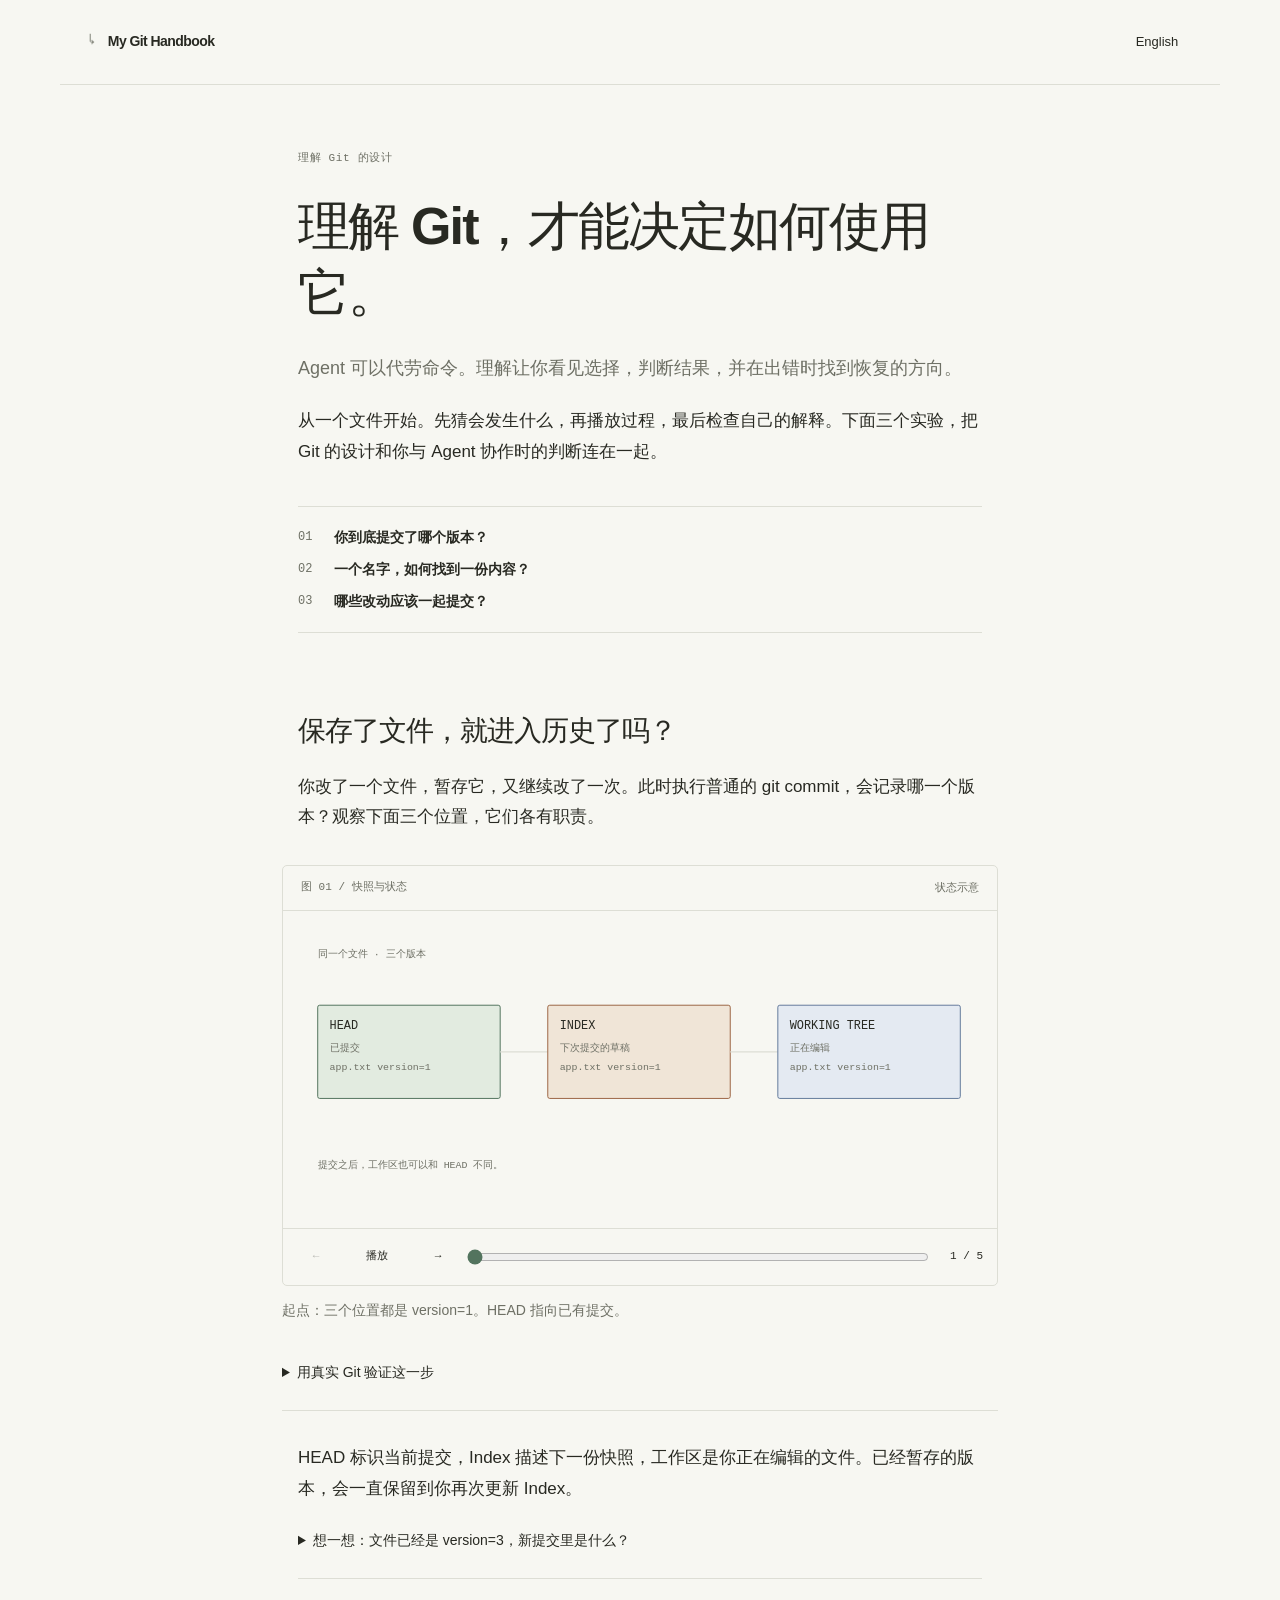
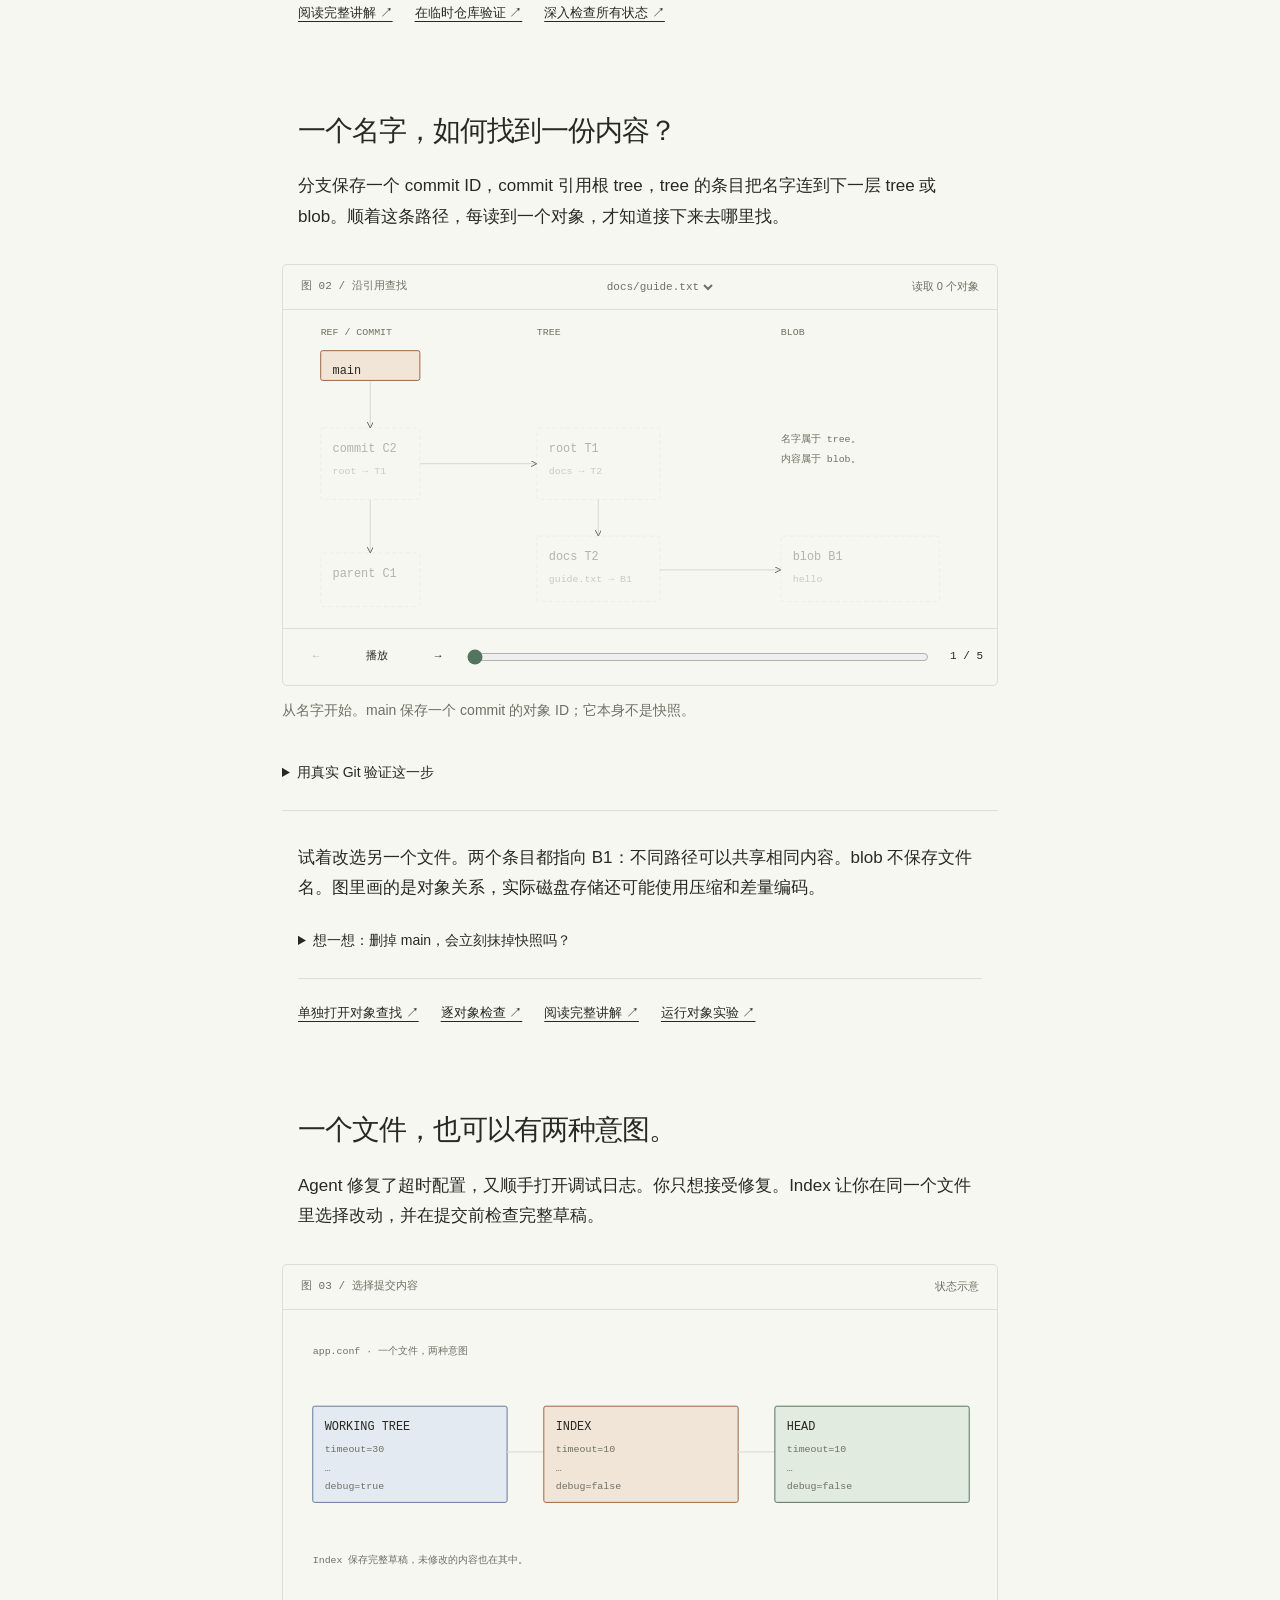
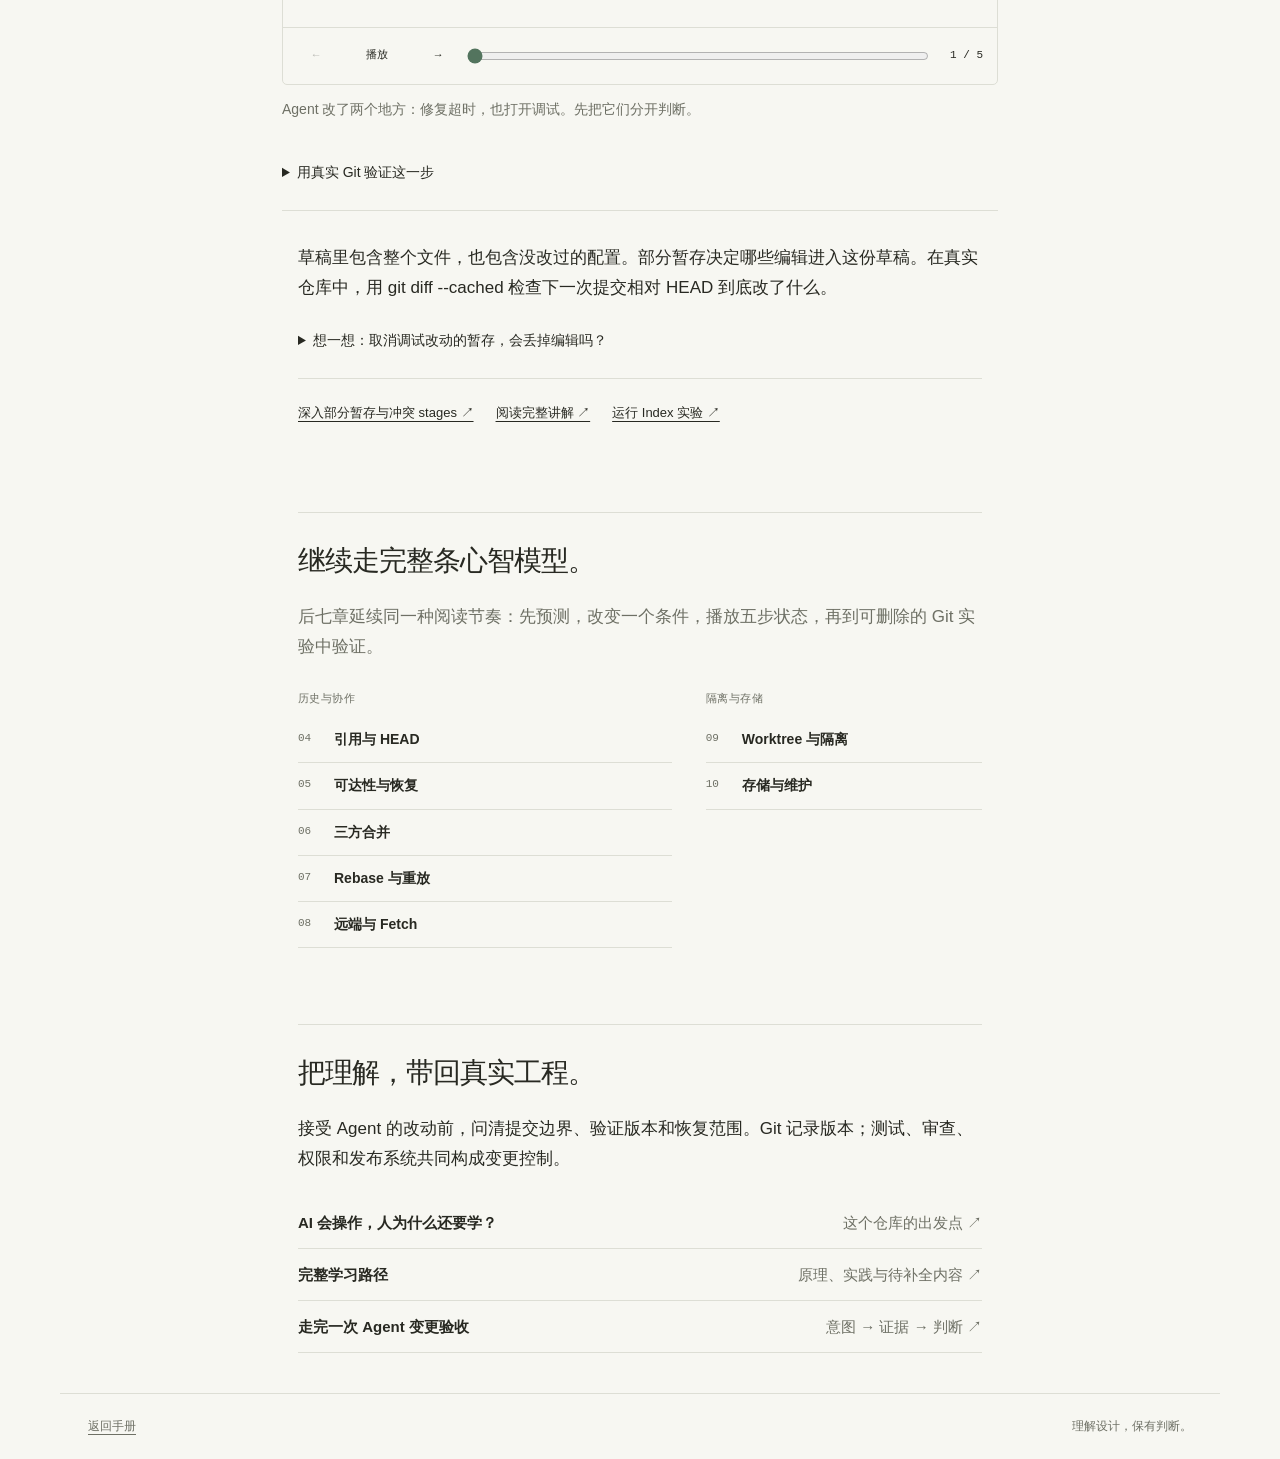
<file: interactive/git-mental-model/index.html>
<!DOCTYPE html>
<html lang="zh-CN">
<head>
<meta charset="utf-8"><meta name="viewport" content="width=device-width,initial-scale=1"><meta name="color-scheme" content="light dark">
<title>理解 Git，才能决定如何使用它 | My Git</title>
<meta name="description" content="从三个可交互实验理解 Git 的快照、对象与提交草稿。让理解支撑判断。">
<link rel="stylesheet" href="reading.css"><script src="reading.js" defer></script>
</head><body>
<a class="skip" href="#reading" data-en="Skip to reading">跳到正文</a>
<header class="site-nav"><a class="brand" href="https://github.com/xirong/my-git"><span>↳</span> My Git Handbook</a><button class="language" type="button" aria-label="Switch language / 切换语言">English</button></header>
<main id="reading">
<p class="eyebrow" data-en="Git mental models">理解 Git 的设计</p>
<h1 data-en="Understand Git. Know what to trust.">理解 Git，才能决定如何使用它。</h1>
<p class="intro" data-en="An agent can run the commands. Understanding helps you see the choices, question the result, and recover when things go wrong.">Agent 可以代劳命令。理解让你看见选择，判断结果，并在出错时找到恢复的方向。</p>
<p data-en="Start with one file. Predict what will change, play the sequence, then check your explanation. These experiments connect Git’s design to decisions you make with an agent.">从一个文件开始。先猜会发生什么，再播放过程，最后检查自己的解释。下面三个实验，把 Git 的设计和你与 Agent 协作时的判断连在一起。</p>
<nav class="contents" aria-label="Contents / 本页目录">
<a href="#snapshots"><span>01</span><b data-en="Which version did you actually commit?">你到底提交了哪个版本？</b></a>
<a href="#objects"><span>02</span><b data-en="How does a name lead to a file?">一个名字，如何找到一份内容？</b></a>
<a href="#draft"><span>03</span><b data-en="What belongs in the next commit?">哪些改动应该一起提交？</b></a>
</nav>
<section class="chapter" id="snapshots">
<h2 data-en="Saving a file is not making history.">保存了文件，就进入历史了吗？</h2>
<p data-en="You edit a file, stage it, then edit it again. Which version will a plain git commit record? Watch the three locations below. Each has its own role.">你改了一个文件，暂存它，又继续改了一次。此时执行普通的 git commit，会记录哪一个版本？观察下面三个位置，它们各有职责。</p>
<div class="experiment" data-experiment="snapshots"><p data-en="Enable JavaScript for the animation, or use the article and lab below.">启用 JavaScript 可操作动画；也可以直接阅读下方文章和实验。</p></div>
<p data-en="HEAD identifies the current commit. The index describes the next snapshot. The working tree is where you edit. A staged version stays put until you explicitly stage something else.">HEAD 标识当前提交，Index 描述下一份快照，工作区是你正在编辑的文件。已经暂存的版本，会一直保留到你再次更新 Index。</p>
<details class="question"><summary data-en="Predict: the file says version=3. What does the new commit contain?">想一想：文件已经是 version=3，新提交里是什么？</summary><p data-en="version=2. That was the staged content. The later edit stays in the working tree. An agent saying “saved” does not establish what is recoverable from a commit.">是 version=2，因为暂存的是这个版本。后续编辑仍留在工作区。Agent 说“已保存”，还不足以证明哪些内容能从提交中恢复。</p></details>
<div class="links"><a href="https://xirong.github.io/my-git/01-getting-started/git-mental-model-01-snapshots.html" data-link-en="https://xirong.github.io/my-git/01-getting-started/01-getting-started_en/git-mental-model-01-snapshots_en.html" data-en="Read the explanation ↗">阅读完整讲解 ↗</a><a href="https://github.com/xirong/my-git/tree/master/labs/git-mental-model/01-snapshots-and-state" data-en="Run the lab ↗">在临时仓库验证 ↗</a><a href="snapshots-and-state.html" data-en="Explore all states ↗">深入检查所有状态 ↗</a></div>
</section>
<section class="chapter" id="objects">
<h2 data-en="A name is the beginning of a lookup.">一个名字，如何找到一份内容？</h2>
<p data-en="A branch stores a commit ID. That commit refers to a root tree. Tree entries connect names to trees or blobs. Each read reveals the next object to inspect.">分支保存一个 commit ID，commit 引用根 tree，tree 的条目把名字连到下一层 tree 或 blob。顺着这条路径，每读到一个对象，才知道接下来去哪里找。</p>
<div class="experiment" data-experiment="graph"><p data-en="Enable JavaScript for the animation, or read the linked article.">启用 JavaScript 可操作动画；也可以阅读下方文章。</p></div>
<p data-en="Choose the other filename. Both entries point to B1: different paths can share the same content. A blob has no filename. This is an object graph; physical storage can also involve compression and deltas.">试着改选另一个文件。两个条目都指向 B1：不同路径可以共享相同内容。blob 不保存文件名。图里画的是对象关系，实际磁盘存储还可能使用压缩和差量编码。</p>
<details class="question"><summary data-en="Predict: does deleting main immediately erase the snapshot?">想一想：删掉 main，会立刻抹掉快照吗？</summary><p data-en="Deleting a branch removes a reference. Other refs or reflogs may retain the commit. Recovery depends on reachability and retention; unreachable objects are not guaranteed to remain forever.">删除分支移除的是引用。其他引用或 reflog 可能仍保留该提交。能否恢复取决于可达性和保留情况；不可达对象不会被承诺永久保存。</p></details>
<div class="links"><a href="object-graph-cinematic.html" data-demo-link data-en="Focused walkthrough ↗">单独打开对象查找 ↗</a><a href="object-graph.html" data-en="Inspect objects ↗">逐对象检查 ↗</a><a href="https://xirong.github.io/my-git/01-getting-started/git-mental-model-02-object-graph.html" data-link-en="https://xirong.github.io/my-git/01-getting-started/01-getting-started_en/git-mental-model-02-object-graph_en.html" data-en="Read the explanation ↗">阅读完整讲解 ↗</a><a href="https://github.com/xirong/my-git/tree/master/labs/git-mental-model/02-object-graph" data-en="Run the lab ↗">运行对象实验 ↗</a></div>
</section>
<section class="chapter" id="draft">
<h2 data-en="One file can contain two intentions.">一个文件，也可以有两种意图。</h2>
<p data-en="An agent fixes a timeout and also enables debug logging. You want the fix alone. The index lets you select changes within a file and review the exact draft before committing it.">Agent 修复了超时配置，又顺手打开调试日志。你只想接受修复。Index 让你在同一个文件里选择改动，并在提交前检查完整草稿。</p>
<div class="experiment" data-experiment="index"><p data-en="Enable JavaScript for the animation, or read the linked article.">启用 JavaScript 可操作动画；也可以阅读下方文章。</p></div>
<p data-en="The draft contains the whole file, including unchanged settings. Partial staging chooses which edits enter it. Inspect git diff --cached to see what the next commit changes relative to HEAD.">草稿里包含整个文件，也包含没改过的配置。部分暂存决定哪些编辑进入这份草稿。在真实仓库中，用 git diff --cached 检查下一次提交相对 HEAD 到底改了什么。</p>
<details class="question"><summary data-en="Predict: after unstaging debug logging, is your edit lost?">想一想：取消调试改动的暂存，会丢掉编辑吗？</summary><p data-en="No. git restore --staged updates the index and leaves the working tree alone. You can keep the edit for a separate decision. Restoring the working-tree file is a different operation.">不会。git restore --staged 更新 Index，工作区保持不变。你可以保留这处编辑，另做决定。恢复工作区文件是另一种操作，风险也不同。</p></details>
<div class="links"><a href="index-as-draft.html" data-en="Partial staging and conflict stages ↗">深入部分暂存与冲突 stages ↗</a><a href="https://xirong.github.io/my-git/01-getting-started/git-mental-model-03-index.html" data-link-en="https://xirong.github.io/my-git/01-getting-started/01-getting-started_en/git-mental-model-03-index_en.html" data-en="Read the explanation ↗">阅读完整讲解 ↗</a><a href="https://github.com/xirong/my-git/tree/master/labs/git-mental-model/03-index" data-en="Run the lab ↗">运行 Index 实验 ↗</a></div>
</section>
<section class="course-continuation" aria-labelledby="continue-title">
<h2 id="continue-title" data-en="Continue through the full model.">继续走完整条心智模型。</h2>
<p data-en="The next seven chapters keep the same reading rhythm: make a prediction, change one condition, play five states, then verify it in a disposable Git lab.">后七章延续同一种阅读节奏：先预测，改变一个条件，播放五步状态，再到可删除的 Git 实验中验证。</p>
<div class="course-groups">
<nav class="course-group" aria-label="History and collaboration"><h3 data-en="HISTORY AND COLLABORATION">历史与协作</h3>
<a href="refs-and-head.html" data-demo-link><span>04</span><b data-en="Refs and HEAD">引用与 HEAD</b></a>
<a href="reachability-and-recovery.html" data-demo-link><span>05</span><b data-en="Reachability and recovery">可达性与恢复</b></a>
<a href="three-way-merge.html" data-demo-link><span>06</span><b data-en="Three-way merge">三方合并</b></a>
<a href="rebase-and-replay.html" data-demo-link><span>07</span><b data-en="Rebase and replay">Rebase 与重放</b></a>
<a href="remote-and-fetch.html" data-demo-link><span>08</span><b data-en="Remote and fetch">远端与 Fetch</b></a>
</nav>
<nav class="course-group" aria-label="Isolation and storage"><h3 data-en="ISOLATION AND STORAGE">隔离与存储</h3>
<a href="worktree-and-isolation.html" data-demo-link><span>09</span><b data-en="Worktree and isolation">Worktree 与隔离</b></a>
<a href="storage-and-maintenance.html" data-demo-link><span>10</span><b data-en="Storage and maintenance">存储与维护</b></a>
</nav>
</div>
</section>
<section class="next-reading">
<h2 data-en="Turn understanding into a decision.">把理解，带回真实工程。</h2>
<p data-en="Before accepting an agent’s changes, ask what belongs in the commit, which revision was tested, and what recovery can restore. Git records versions; tests, review, permissions, and release systems complete change control.">接受 Agent 的改动前，问清提交边界、验证版本和恢复范围。Git 记录版本；测试、审查、权限和发布系统共同构成变更控制。</p>
<a href="https://github.com/xirong/my-git/blob/master/01-getting-started/why-learn-git.md" data-link-en="https://github.com/xirong/my-git/blob/master/01-getting-started/01-getting-started_en/why-learn-git_en.md"><b data-en="Why learn when AI can do the work?">AI 会操作，人为什么还要学？</b><span data-en="The idea behind this handbook ↗">这个仓库的出发点 ↗</span></a>
<a href="https://github.com/xirong/my-git/blob/master/01-getting-started/git-learning-path.md" data-link-en="https://github.com/xirong/my-git/blob/master/01-getting-started/01-getting-started_en/git-learning-path_en.md"><b data-en="The complete learning path">完整学习路径</b><span data-en="Concepts, practice, and gaps ↗">原理、实践与待补全内容 ↗</span></a>
<a href="https://github.com/xirong/my-git/blob/master/05-ai-native-development/ai-change-control-loop.md" data-link-en="https://github.com/xirong/my-git/blob/master/05-ai-native-development/05-ai-native-development_en/ai-change-control-loop_en.md"><b data-en="Accept an agent change, end to end">走完一次 Agent 变更验收</b><span data-en="Intent → evidence → decision ↗">意图 → 证据 → 判断 ↗</span></a>
</section>
<noscript><style>.language{display:none}</style></noscript>
</main><footer><a href="https://github.com/xirong/my-git" data-en="Back to the handbook">返回手册</a><span data-en="Learn the design. Keep your judgment.">理解设计，保有判断。</span></footer>
</body></html>
</file>
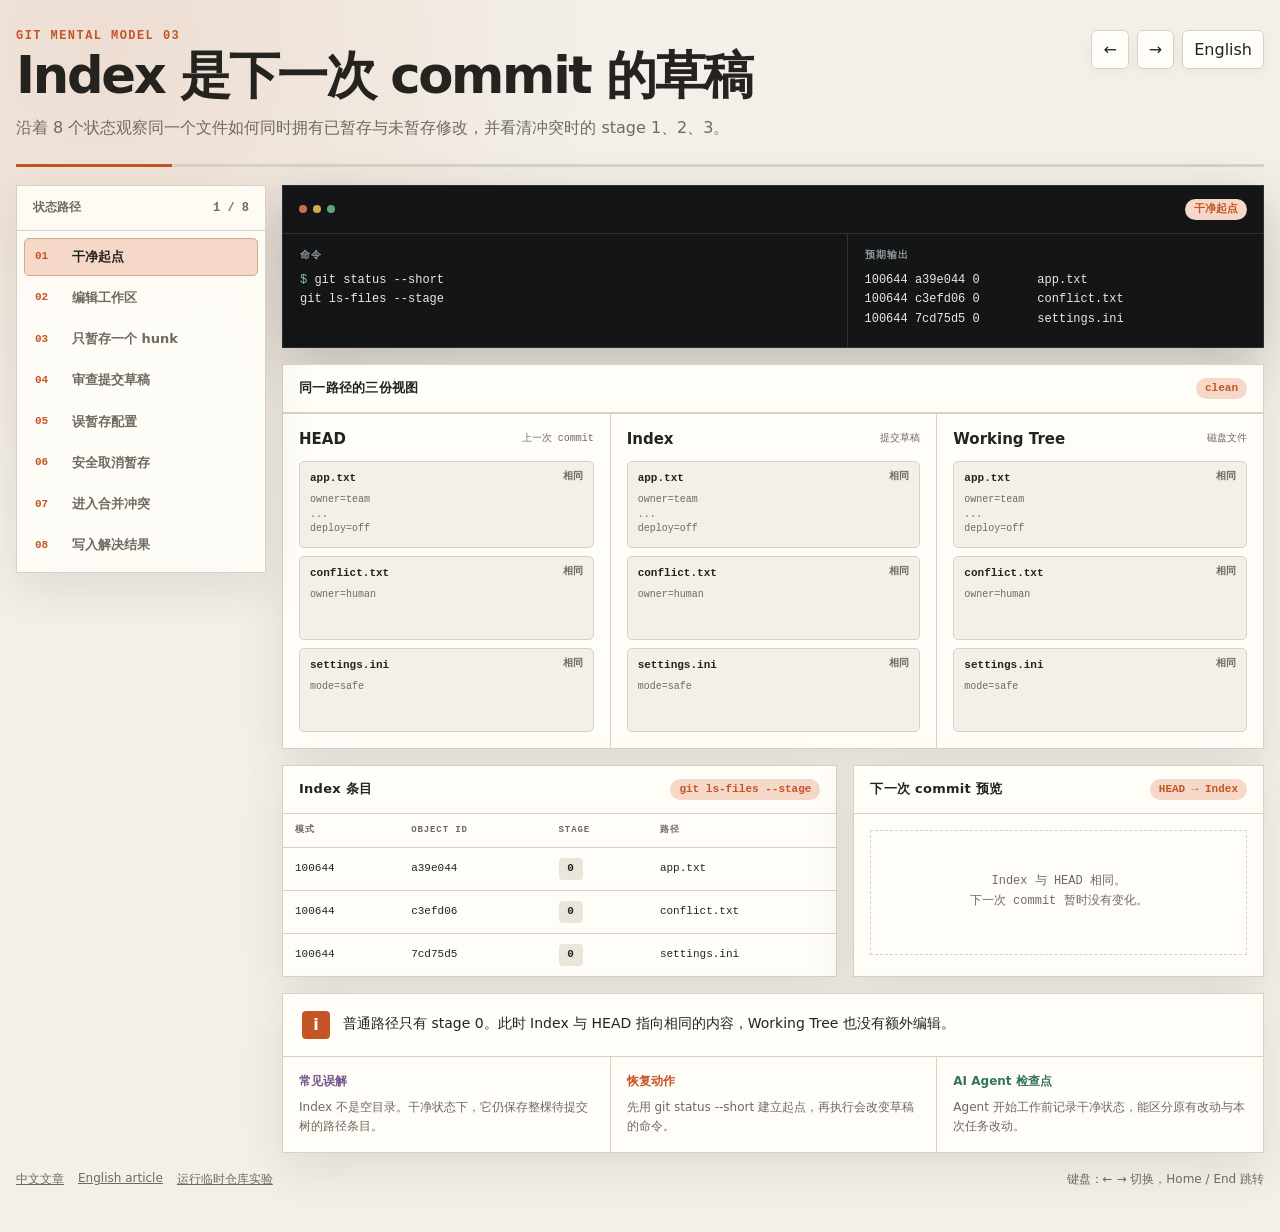
<file: interactive/git-mental-model/index-as-draft.html>
<!doctype html>
<html lang="zh-CN">
<head>
  <meta charset="utf-8">
  <meta name="viewport" content="width=device-width, initial-scale=1">
  <meta name="description" content="Explore how Git's index becomes the next commit draft through partial staging, recovery, and conflict stages.">
  <title>Index as the next commit draft | Git Mental Model</title>
  <style>
    :root {
      color-scheme: light dark;
      --bg: #f3f0e9;
      --panel: #fffdf8;
      --panel-2: #ebe6dc;
      --ink: #25231f;
      --muted: #6f6a60;
      --line: #d8d1c4;
      --accent: #c55426;
      --accent-soft: #f5d8c8;
      --blue: #276b8a;
      --blue-soft: #d8eaf1;
      --green: #34745c;
      --green-soft: #dbece4;
      --violet: #72568f;
      --violet-soft: #e9def2;
      --danger: #a63d32;
      --shadow: 0 16px 44px rgba(45, 38, 28, .1);
      --ui: Inter, ui-sans-serif, system-ui, -apple-system, BlinkMacSystemFont, "Segoe UI", sans-serif;
      --mono: "SFMono-Regular", Consolas, "Liberation Mono", monospace;
    }

    @media (prefers-color-scheme: dark) {
      :root {
        --bg: #171715;
        --panel: #211f1c;
        --panel-2: #2b2823;
        --ink: #f1ede5;
        --muted: #aaa398;
        --line: #403b34;
        --accent: #ef8758;
        --accent-soft: #4a2d21;
        --blue: #75b7d4;
        --blue-soft: #203946;
        --green: #73b597;
        --green-soft: #203a30;
        --violet: #b79ad0;
        --violet-soft: #382d43;
        --danger: #ef8e84;
        --shadow: 0 18px 50px rgba(0, 0, 0, .25);
      }
    }

    * { box-sizing: border-box; }
    html { scroll-behavior: smooth; }
    body {
      margin: 0;
      min-height: 100vh;
      background:
        radial-gradient(circle at 8% 4%, color-mix(in srgb, var(--accent) 12%, transparent), transparent 31rem),
        var(--bg);
      color: var(--ink);
      font-family: var(--ui);
    }
    button, a { -webkit-tap-highlight-color: transparent; }
    button { font: inherit; }
    code, pre { font-family: var(--mono); }
    a { color: inherit; }

    .shell { width: min(1500px, calc(100% - 32px)); margin: 0 auto; padding: 30px 0 44px; }
    .topbar { display: flex; align-items: flex-start; justify-content: space-between; gap: 28px; margin-bottom: 22px; }
    .kicker { margin: 0 0 8px; color: var(--accent); font: 700 12px/1 var(--mono); letter-spacing: .12em; text-transform: uppercase; }
    h1 { margin: 0; max-width: 820px; font-size: clamp(29px, 4vw, 54px); line-height: .98; letter-spacing: -.045em; }
    .lead { max-width: 760px; margin: 15px 0 0; color: var(--muted); font-size: 16px; line-height: 1.65; }
    .toolbar { display: flex; gap: 8px; flex-wrap: wrap; justify-content: flex-end; }
    .tool {
      border: 1px solid var(--line); border-radius: 6px; padding: 9px 11px; background: var(--panel);
      color: var(--ink); cursor: pointer; box-shadow: 0 4px 14px rgba(0,0,0,.04);
    }
    .tool:hover { border-color: var(--accent); }
    .tool:focus-visible, .step:focus-visible { outline: 3px solid color-mix(in srgb, var(--accent) 35%, transparent); outline-offset: 2px; }

    .progress { height: 3px; background: var(--line); margin: 0 0 18px; overflow: hidden; }
    .progress > span { display: block; height: 100%; width: 12.5%; background: var(--accent); transition: width 250ms ease; }
    .workspace { display: grid; grid-template-columns: 250px minmax(0, 1fr); gap: 16px; align-items: start; }
    .rail { position: sticky; top: 16px; border: 1px solid var(--line); background: color-mix(in srgb, var(--panel) 92%, transparent); box-shadow: var(--shadow); }
    .rail-head { padding: 16px; border-bottom: 1px solid var(--line); display: flex; justify-content: space-between; color: var(--muted); font: 600 12px/1 var(--mono); }
    .steps { padding: 7px; display: grid; gap: 3px; }
    .step {
      display: grid; grid-template-columns: 28px 1fr; align-items: center; gap: 9px; width: 100%; padding: 10px;
      border: 1px solid transparent; border-radius: 5px; background: transparent; color: var(--muted); text-align: left; cursor: pointer;
    }
    .step:hover { background: var(--panel-2); color: var(--ink); }
    .step[aria-current="step"] { background: var(--accent-soft); border-color: color-mix(in srgb, var(--accent) 34%, var(--line)); color: var(--ink); }
    .step-num { font: 700 11px/1 var(--mono); color: var(--accent); }
    .step-label { font-size: 13px; font-weight: 700; line-height: 1.25; }

    .stage { min-width: 0; display: grid; gap: 16px; }
    .card { border: 1px solid var(--line); background: var(--panel); box-shadow: var(--shadow); }
    .card-head { display: flex; align-items: center; justify-content: space-between; gap: 12px; padding: 13px 16px; border-bottom: 1px solid var(--line); }
    .card-title { margin: 0; font-size: 13px; letter-spacing: .02em; }
    .badge { border-radius: 99px; padding: 5px 9px; color: var(--accent); background: var(--accent-soft); font: 700 11px/1 var(--mono); }

    .terminal { background: #141516; color: #ece9e1; border-color: #2d2f30; box-shadow: 0 18px 50px rgba(0,0,0,.22); }
    .terminal .card-head { border-color: #303233; }
    .dots { display: flex; gap: 6px; }
    .dots i { width: 8px; height: 8px; border-radius: 50%; background: #5a5d5f; }
    .dots i:first-child { background: #d56a4d; }
    .dots i:nth-child(2) { background: #d6a84c; }
    .dots i:last-child { background: #62a479; }
    .terminal-grid { display: grid; grid-template-columns: minmax(0, 1.15fr) minmax(240px, .85fr); }
    .terminal-pane { min-width: 0; padding: 17px; }
    .terminal-pane + .terminal-pane { border-left: 1px solid #303233; }
    .terminal-label { margin: 0 0 10px; color: #8f9698; font: 700 10px/1 var(--mono); letter-spacing: .1em; text-transform: uppercase; }
    pre { margin: 0; white-space: pre-wrap; overflow-wrap: anywhere; font-size: 12px; line-height: 1.65; }
    .prompt { color: #84c69f; }
    #command::first-line { color: #f2d48b; }

    .views { display: grid; grid-template-columns: repeat(3, minmax(0, 1fr)); border-top: 1px solid var(--line); }
    .view { min-width: 0; padding: 16px; }
    .view + .view { border-left: 1px solid var(--line); }
    .view-head { display: flex; align-items: center; justify-content: space-between; gap: 8px; margin-bottom: 13px; }
    .view-name { font-weight: 800; font-size: 15px; }
    .view-note { color: var(--muted); font: 10px/1 var(--mono); text-align: right; }
    .file-list { display: grid; gap: 8px; }
    .file {
      min-height: 84px; padding: 10px; border: 1px solid var(--line); border-radius: 5px; background: var(--bg);
      transition: border-color 180ms ease, transform 180ms ease;
    }
    .file.changed { border-color: var(--accent); transform: translateY(-1px); }
    .file-top { display: flex; justify-content: space-between; gap: 8px; margin-bottom: 8px; }
    .file-path { font: 700 11px/1.2 var(--mono); }
    .file-tag { color: var(--muted); font: 700 10px/1 var(--mono); }
    .file pre { color: var(--muted); font-size: 10px; line-height: 1.45; }

    .lower { display: grid; grid-template-columns: minmax(0, 1.15fr) minmax(300px, .85fr); gap: 16px; }
    .index-wrap { overflow-x: auto; }
    table { width: 100%; border-collapse: collapse; font: 11px/1.45 var(--mono); }
    th, td { padding: 10px 12px; border-bottom: 1px solid var(--line); text-align: left; white-space: nowrap; }
    th { color: var(--muted); font-size: 9px; letter-spacing: .1em; text-transform: uppercase; }
    tbody tr:last-child td { border-bottom: 0; }
    .stage-pill { display: inline-grid; place-items: center; width: 24px; height: 22px; border-radius: 4px; background: var(--panel-2); font-weight: 800; }
    .stage-pill.s1 { background: var(--blue-soft); color: var(--blue); }
    .stage-pill.s2 { background: var(--green-soft); color: var(--green); }
    .stage-pill.s3 { background: var(--violet-soft); color: var(--violet); }

    .draft { padding: 16px; }
    .draft-empty { min-height: 125px; display: grid; place-items: center; border: 1px dashed var(--line); color: var(--muted); text-align: center; font-size: 13px; line-height: 1.55; }
    .draft-files { display: grid; gap: 8px; }
    .draft-file { padding: 11px; background: var(--green-soft); border-left: 3px solid var(--green); }
    .draft-file strong { display: block; margin-bottom: 5px; font: 700 11px/1 var(--mono); }
    .draft-file span { color: var(--muted); font-size: 12px; }

    .conflict { padding: 16px; border-top: 1px solid var(--line); }
    .conflict[hidden] { display: none; }
    .candidates { display: grid; grid-template-columns: repeat(3, minmax(0, 1fr)); gap: 8px; }
    .candidate { border: 1px solid var(--line); padding: 10px; min-width: 0; }
    .candidate strong { display: block; margin-bottom: 7px; font: 700 10px/1 var(--mono); }
    .candidate pre { font-size: 10px; color: var(--muted); }
    .candidate.base { border-top: 3px solid var(--blue); }
    .candidate.ours { border-top: 3px solid var(--green); }
    .candidate.theirs { border-top: 3px solid var(--violet); }

    .notes { display: grid; grid-template-columns: repeat(3, minmax(0, 1fr)); border-top: 1px solid var(--line); }
    .note { padding: 16px; min-width: 0; }
    .note + .note { border-left: 1px solid var(--line); }
    .note h3 { margin: 0 0 8px; font-size: 12px; }
    .note p { margin: 0; color: var(--muted); font-size: 12px; line-height: 1.6; }
    .note.agent h3 { color: var(--green); }
    .note.recovery h3 { color: var(--accent); }
    .note.misconception h3 { color: var(--violet); }

    .explain { padding: 17px 19px; display: flex; align-items: flex-start; gap: 13px; }
    .explain-mark { flex: 0 0 auto; width: 28px; height: 28px; display: grid; place-items: center; background: var(--accent); color: white; border-radius: 4px; font-weight: 900; }
    .explain p { margin: 1px 0 0; line-height: 1.65; font-size: 14px; }
    .footer { display: flex; justify-content: space-between; gap: 16px; margin-top: 18px; color: var(--muted); font-size: 12px; }
    .footer-links { display: flex; flex-wrap: wrap; gap: 14px; }
    .footer a:hover { color: var(--accent); }
    .sr-only { position: absolute; width: 1px; height: 1px; padding: 0; margin: -1px; overflow: hidden; clip: rect(0,0,0,0); white-space: nowrap; border: 0; }

    @media (max-width: 1000px) {
      .workspace { grid-template-columns: 1fr; }
      .rail { position: static; }
      .steps { grid-template-columns: repeat(4, minmax(0, 1fr)); }
      .step { grid-template-columns: 20px 1fr; padding: 8px; }
      .lower { grid-template-columns: 1fr; }
    }
    @media (max-width: 720px) {
      .shell { width: min(100% - 20px, 1500px); padding-top: 18px; }
      .topbar { display: block; }
      .toolbar { justify-content: flex-start; margin-top: 16px; }
      .steps { grid-template-columns: repeat(2, minmax(0, 1fr)); }
      .terminal-grid, .views, .notes { grid-template-columns: 1fr; }
      .terminal-pane + .terminal-pane, .view + .view, .note + .note { border-left: 0; border-top: 1px solid var(--line); }
      .candidates { grid-template-columns: 1fr; }
      .footer { display: block; }
      .footer-links { margin-bottom: 9px; }
    }
    @media (prefers-reduced-motion: reduce) {
      *, *::before, *::after { scroll-behavior: auto !important; transition-duration: .01ms !important; animation-duration: .01ms !important; animation-iteration-count: 1 !important; }
    }
  </style>
</head>
<body>
  <main class="shell">
    <header class="topbar">
      <div>
        <p class="kicker">Git mental model 03</p>
        <h1 id="page-title">Index 是下一次 commit 的草稿</h1>
        <p class="lead" id="page-lead">沿着 8 个状态观察同一个文件如何同时拥有已暂存与未暂存修改，并看清冲突时的 stage 1、2、3。</p>
      </div>
      <div class="toolbar" aria-label="Page controls">
        <button class="tool" id="prev" type="button" aria-label="Previous state">←</button>
        <button class="tool" id="next" type="button" aria-label="Next state">→</button>
        <button class="tool" id="lang" type="button">English</button>
      </div>
    </header>

    <div class="progress" aria-hidden="true"><span id="progress"></span></div>

    <div class="workspace">
      <aside class="rail" aria-label="Experiment states">
        <div class="rail-head"><span id="rail-title">状态路径</span><span id="counter">1 / 8</span></div>
        <nav class="steps" id="steps"></nav>
      </aside>

      <section class="stage" aria-labelledby="state-title">
        <article class="card terminal">
          <div class="card-head">
            <div class="dots" aria-hidden="true"><i></i><i></i><i></i></div>
            <span class="badge" id="state-title">干净起点</span>
          </div>
          <div class="terminal-grid">
            <div class="terminal-pane">
              <p class="terminal-label" id="command-label">命令</p>
              <pre><span class="prompt">$ </span><span id="command"></span></pre>
            </div>
            <div class="terminal-pane">
              <p class="terminal-label" id="output-label">预期输出</p>
              <pre id="output"></pre>
            </div>
          </div>
        </article>

        <article class="card">
          <div class="card-head">
            <h2 class="card-title" id="comparison-title">同一路径的三份视图</h2>
            <span class="badge" id="status-badge">clean</span>
          </div>
          <div class="views" id="views"></div>
        </article>

        <div class="lower">
          <article class="card">
            <div class="card-head">
              <h2 class="card-title" id="index-title">Index 条目</h2>
              <span class="badge">git ls-files --stage</span>
            </div>
            <div class="index-wrap">
              <table>
                <thead><tr><th id="th-mode">模式</th><th>Object ID</th><th>Stage</th><th id="th-path">路径</th></tr></thead>
                <tbody id="entries"></tbody>
              </table>
            </div>
            <div class="conflict" id="conflict" hidden>
              <div class="candidates" id="candidates"></div>
            </div>
          </article>

          <article class="card">
            <div class="card-head">
              <h2 class="card-title" id="draft-title">下一次 commit 预览</h2>
              <span class="badge">HEAD → Index</span>
            </div>
            <div class="draft" id="draft"></div>
          </article>
        </div>

        <article class="card">
          <div class="explain"><span class="explain-mark">i</span><p id="explanation"></p></div>
          <div class="notes">
            <div class="note misconception"><h3 id="mis-title">常见误解</h3><p id="misconception"></p></div>
            <div class="note recovery"><h3 id="rec-title">恢复动作</h3><p id="recovery"></p></div>
            <div class="note agent"><h3 id="agent-title">AI Agent 检查点</h3><p id="agent"></p></div>
          </div>
        </article>
      </section>
    </div>

    <footer class="footer">
      <div class="footer-links">
        <a href="../../01-getting-started/git-mental-model-03-index.md" id="article-link">中文文章</a>
        <a href="../../01-getting-started/01-getting-started_en/git-mental-model-03-index_en.md">English article</a>
        <a href="../../labs/git-mental-model/03-index/README.md" id="lab-link">运行临时仓库实验</a>
      </div>
      <span id="keyboard-help">键盘：← → 切换，Home / End 跳转</span>
    </footer>
    <div class="sr-only" id="live" aria-live="polite"></div>
  </main>

  <script>
    const TEXT = {
      zh: {
        title: 'Index 是下一次 commit 的草稿',
        lead: '沿着 8 个状态观察同一个文件如何同时拥有已暂存与未暂存修改，并看清冲突时的 stage 1、2、3。',
        rail: '状态路径', command: '命令', output: '预期输出', comparison: '同一路径的三份视图',
        index: 'Index 条目', draft: '下一次 commit 预览', mode: '模式', path: '路径',
        misconception: '常见误解', recovery: '恢复动作', agent: 'AI Agent 检查点',
        article: '中文文章', lab: '运行临时仓库实验', keyboard: '键盘：← → 切换，Home / End 跳转',
        views: [['HEAD', '上一次 commit'], ['Index', '提交草稿'], ['Working Tree', '磁盘文件']],
        empty: 'Index 与 HEAD 相同。\n下一次 commit 暂时没有变化。', fileCount: n => `${n} 个路径进入草稿`, changed: '已改变', same: '相同',
        announced: (n, label) => `状态 ${n}：${label}`
      },
      en: {
        title: 'The index is the next commit draft',
        lead: 'Follow eight repository states to see staged and unstaged changes coexist, then inspect conflict stages 1, 2, and 3.',
        rail: 'State path', command: 'Command', output: 'Expected output', comparison: 'Three views of the same paths',
        index: 'Index entries', draft: 'Next commit preview', mode: 'Mode', path: 'Path',
        misconception: 'Common misconception', recovery: 'Recovery move', agent: 'AI Agent checkpoint',
        article: 'Chinese article', lab: 'Run the temporary-repo lab', keyboard: 'Keyboard: ← → move, Home / End jump',
        views: [['HEAD', 'last commit'], ['Index', 'commit draft'], ['Working Tree', 'files on disk']],
        empty: 'The index matches HEAD.\nThe next commit has no changes yet.', fileCount: n => `${n} path${n === 1 ? '' : 's'} in the draft`, changed: 'changed', same: 'same',
        announced: (n, label) => `State ${n}: ${label}`
      }
    };

    const baseFiles = {
      app: { path: 'app.txt', head: 'owner=team\n...\ndeploy=off' },
      conflict: { path: 'conflict.txt', head: 'owner=human' },
      settings: { path: 'settings.ini', head: 'mode=safe' }
    };

    const normalEntries = [
      ['100644', 'a39e044', 0, 'app.txt'],
      ['100644', 'c3efd06', 0, 'conflict.txt'],
      ['100644', '7cd75d5', 0, 'settings.ini']
    ];

    const STEPS = [
      {
        label: { zh: '干净起点', en: 'Clean starting point' },
        command: 'git status --short\ngit ls-files --stage',
        output: '100644 a39e044 0\tapp.txt\n100644 c3efd06 0\tconflict.txt\n100644 7cd75d5 0\tsettings.ini',
        status: 'clean', entries: normalEntries, draft: [],
        files: [['app', null, null], ['conflict', null, null], ['settings', null, null]],
        explanation: { zh: '普通路径只有 stage 0。此时 Index 与 HEAD 指向相同的内容，Working Tree 也没有额外编辑。', en: 'Normal paths use stage 0. The index matches HEAD, and the working tree has no extra edits.' },
        misconception: { zh: 'Index 不是空目录。干净状态下，它仍保存整棵待提交树的路径条目。', en: 'The index is not empty when clean. It still contains entries for the complete draft tree.' },
        recovery: { zh: '先用 git status --short 建立起点，再执行会改变草稿的命令。', en: 'Establish a baseline with git status --short before changing the draft.' },
        agent: { zh: 'Agent 开始工作前记录干净状态，能区分原有改动与本次任务改动。', en: 'Record the clean baseline so the agent can separate existing work from task changes.' }
      },
      {
        label: { zh: '编辑工作区', en: 'Edit the working tree' },
        command: [
          "python3 - <<'PY'",
          'from pathlib import Path',
          'app = Path("app.txt")',
          'app.write_text(app.read_text().replace("owner=team", "owner=agent").replace("deploy=off", "deploy=on"))',
          'settings = Path("settings.ini")',
          'settings.write_text(settings.read_text().replace("mode=safe", "mode=fast"))',
          'PY',
          'git status --short'
        ].join('\n'),
        output: ' M app.txt\n M settings.ini', status: ' M · 2', entries: normalEntries, draft: [],
        files: [['app', null, 'owner=agent\n...\ndeploy=on'], ['conflict', null, null], ['settings', null, 'mode=fast']],
        explanation: { zh: '第二列 M 表示 Working Tree 相对 Index 已改变。Index 仍保持原草稿，所以 git diff --cached 为空。', en: 'M in the second column means the working tree differs from the index. The draft is unchanged, so git diff --cached is empty.' },
        misconception: { zh: '磁盘上改过的内容不会自动进入下一次 commit。', en: 'Edits on disk do not automatically enter the next commit.' },
        recovery: { zh: '如果编辑有误，先确认路径，再用 git restore -- <path> 恢复 Working Tree。', en: 'If an edit is wrong, confirm the path before restoring the working tree with git restore -- <path>.' },
        agent: { zh: 'Agent 声称“修改完成”时，仍要区分已修改与已进入提交草稿。', en: 'When an agent says the edit is done, distinguish modified content from content placed in the commit draft.' }
      },
      {
        label: { zh: '只暂存一个 hunk', en: 'Stage one hunk' },
        command: "printf 'y\\nn\\n' | git add -p app.txt\ngit status --short", output: 'MM app.txt\n M settings.ini', status: 'MM · M',
        entries: [['100644', '42c4cc2', 0, 'app.txt'], normalEntries[1], normalEntries[2]],
        draft: [['app.txt', 'owner=team → owner=agent']],
        files: [['app', 'owner=agent\n...\ndeploy=off', 'owner=agent\n...\ndeploy=on'], ['conflict', null, null], ['settings', null, 'mode=fast']],
        explanation: { zh: '第一个 M 来自 HEAD 与 Index，第二个 M 来自 Index 与 Working Tree。同一路径现在有三份可区分的内容。', en: 'The first M compares HEAD to index; the second compares index to working tree. One path now has three distinguishable versions.' },
        misconception: { zh: 'MM 不是重复报告同一份修改，它代表两个比较边界都存在差异。', en: 'MM is not a duplicate report. Both comparison boundaries contain a difference.' },
        recovery: { zh: '选错 hunk 时，用 git restore --staged -- app.txt 取消暂存，磁盘编辑仍保留。', en: 'If the wrong hunk was selected, unstage app.txt while preserving disk edits with git restore --staged.' },
        agent: { zh: '部分暂存可以隔离无关修改，但要确认拆分后的 commit 仍可独立构建和解释。', en: 'Partial staging isolates unrelated edits, but the resulting commit must still build and make sense on its own.' }
      },
      {
        label: { zh: '审查提交草稿', en: 'Review the draft' },
        command: 'git diff --cached -- app.txt\ngit diff -- app.txt',
        output: 'cached:   owner=team → owner=agent\nunstaged: deploy=off → deploy=on', status: 'MM · M',
        entries: [['100644', '42c4cc2', 0, 'app.txt'], normalEntries[1], normalEntries[2]],
        draft: [['app.txt', 'owner=team → owner=agent']],
        files: [['app', 'owner=agent\n...\ndeploy=off', 'owner=agent\n...\ndeploy=on'], ['conflict', null, null], ['settings', null, 'mode=fast']],
        explanation: { zh: 'git diff --cached 展示 HEAD 到 Index，是提交前最直接的内容审查；git diff 展示还留在 Working Tree 的修改。', en: 'git diff --cached reviews HEAD to index, the most direct content preview before commit. git diff shows what remains only in the working tree.' },
        misconception: { zh: '只看 git diff 会漏掉已经暂存的内容。', en: 'Looking only at git diff hides content that is already staged.' },
        recovery: { zh: '如果草稿边界不对，先调整 Index，再重新运行两条 diff。', en: 'If the draft boundary is wrong, adjust the index and rerun both diffs.' },
        agent: { zh: '验收 Agent 的 commit 范围时，以 git diff --cached 为主要证据。', en: 'Use git diff --cached as primary evidence when accepting an agent commit scope.' }
      },
      {
        label: { zh: '误暂存配置', en: 'Stage config by mistake' },
        command: 'git add settings.ini\ngit status --short\ngit diff --cached --stat',
        output: 'MM app.txt\nM  settings.ini\n\n2 files changed, 2 insertions(+), 2 deletions(-)', status: 'MM · M ',
        entries: [['100644', '42c4cc2', 0, 'app.txt'], normalEntries[1], ['100644', 'cd63ffb', 0, 'settings.ini']],
        draft: [['app.txt', 'owner=team → owner=agent'], ['settings.ini', 'mode=safe → mode=fast']],
        files: [['app', 'owner=agent\n...\ndeploy=off', 'owner=agent\n...\ndeploy=on'], ['conflict', null, null], ['settings', 'mode=fast', 'mode=fast']],
        explanation: { zh: 'settings.ini 已进入 Index。即使它只是本地配置，只要草稿里存在，下一次 commit 就会包含它。', en: 'settings.ini is now in the index. Even if it is local configuration, the next commit includes it while it remains in the draft.' },
        misconception: { zh: '文件“看起来无害”不代表它不在提交范围内。范围由 Index 决定。', en: 'A file looking harmless does not exclude it from the commit. The index defines scope.' },
        recovery: { zh: '不要覆盖 Working Tree，只需要从 Index 精确移除这个路径。', en: 'Do not overwrite the working tree. Remove only this path from the index.' },
        agent: { zh: 'Agent 执行 git add -A 后，必须用路径列表和 cached diff 复核草稿。', en: 'After an agent runs git add -A, verify the draft with both the path list and cached diff.' }
      },
      {
        label: { zh: '安全取消暂存', en: 'Unstage safely' },
        command: 'git restore --staged -- settings.ini\ngit status --short', output: 'MM app.txt\n M settings.ini', status: 'MM · M',
        entries: [['100644', '42c4cc2', 0, 'app.txt'], normalEntries[1], normalEntries[2]],
        draft: [['app.txt', 'owner=team → owner=agent']],
        files: [['app', 'owner=agent\n...\ndeploy=off', 'owner=agent\n...\ndeploy=on'], ['conflict', null, null], ['settings', null, 'mode=fast']],
        explanation: { zh: 'git restore --staged 默认用 HEAD 恢复该路径的 Index 条目，Working Tree 中的 mode=fast 仍然保留。', en: 'git restore --staged restores this index entry from HEAD by default, while mode=fast remains in the working tree.' },
        misconception: { zh: '取消暂存不需要丢弃本地编辑。Index 与 Working Tree 可以分别恢复。', en: 'Unstaging does not require discarding local edits. The index and working tree can be restored separately.' },
        recovery: { zh: '优先使用带明确路径的 git restore --staged，避免扩大影响范围。', en: 'Prefer git restore --staged with an explicit path to keep the recovery scope narrow.' },
        agent: { zh: '恢复后再次检查 status 与 cached diff，确认无关配置已离开草稿。', en: 'After recovery, check status and the cached diff again to prove the unrelated config left the draft.' }
      },
      {
        label: { zh: '进入合并冲突', en: 'Enter a merge conflict' },
        command: 'git merge agent-change\ngit ls-files --unmerged\ngit show :1:conflict.txt\ngit show :2:conflict.txt\ngit show :3:conflict.txt',
        output: '100644 8227059 1\tconflict.txt\n100644 c3efd06 2\tconflict.txt\n100644 d17b9a9 3\tconflict.txt\n\nbase: owner=base\nours: owner=human\ntheirs: owner=agent', status: 'UU conflict.txt',
        entries: [['100644', '42c4cc2', 0, 'app.txt'], ['100644', '8227059', 1, 'conflict.txt'], ['100644', 'c3efd06', 2, 'conflict.txt'], ['100644', 'd17b9a9', 3, 'conflict.txt'], normalEntries[2]],
        draft: [['app.txt', 'owner=team → owner=agent']],
        files: [['app', 'owner=agent\n...\ndeploy=off', 'owner=agent\n...\ndeploy=on'], ['conflict', 'stage 1 / 2 / 3', '<<<<<<< HEAD\nowner=human\n=======\nowner=agent\n>>>>>>> agent-change'], ['settings', null, 'mode=fast']],
        conflict: [['base · stage 1', 'owner=base', 'base'], ['ours · stage 2', 'owner=human', 'ours'], ['theirs · stage 3', 'owner=agent', 'theirs']],
        explanation: { zh: '冲突路径暂时没有正常 stage 0。Index 保存共同祖先、当前分支和被合入分支三个候选 blob。', en: 'A conflicted path temporarily has no normal stage 0. The index stores base, current-branch, and merged-branch blob candidates.' },
        misconception: { zh: '冲突信息不只存在于带标记的磁盘文件中，三个原始版本还保存在 Index。', en: 'Conflict information is not limited to marker text on disk. The index retains all three original versions.' },
        recovery: { zh: '先读取三个 stage，再编辑解决结果；不要只凭冲突标记猜测来源。', en: 'Read all three stages before editing the resolution. Do not infer origins only from conflict markers.' },
        agent: { zh: 'Agent 解决冲突时，应解释 base、ours、theirs 的业务差异，并展示解决后的 staged diff。', en: 'An agent resolving a conflict should explain the business differences across base, ours, and theirs, then show the staged result.' }
      },
      {
        label: { zh: '写入解决结果', en: 'Record the resolution' },
        command: "printf 'owner=human+agent\\n' > conflict.txt\ngit add conflict.txt\ngit ls-files --stage conflict.txt\ngit diff --cached --stat",
        output: '100644 d64f293 0\tconflict.txt\n\n2 files changed, 2 insertions(+), 2 deletions(-)', status: 'M  conflict.txt',
        entries: [['100644', '42c4cc2', 0, 'app.txt'], ['100644', 'd64f293', 0, 'conflict.txt'], normalEntries[2]],
        draft: [['app.txt', 'owner=team → owner=agent'], ['conflict.txt', 'owner=human → owner=human+agent']],
        files: [['app', 'owner=agent\n...\ndeploy=off', 'owner=agent\n...\ndeploy=on'], ['conflict', 'owner=human+agent', 'owner=human+agent'], ['settings', null, 'mode=fast']],
        explanation: { zh: 'git add conflict.txt 接受当前解决内容，移除 stage 1、2、3，并为新 blob 建立 stage 0 条目。', en: 'git add conflict.txt accepts the resolution, removes stages 1, 2, and 3, and creates a stage 0 entry for the new blob.' },
        misconception: { zh: '解决冲突后只保存文件还不够，git add 才会让 Index 记录“这个路径已解决”。', en: 'Saving the resolved file is not enough. git add tells the index that this path is resolved.' },
        recovery: { zh: '提交前运行 git diff --cached 和测试；若结果不对，可继续编辑并再次 git add。', en: 'Run the cached diff and tests before committing. If the result is wrong, keep editing and stage it again.' },
        agent: { zh: '最终草稿包含两个路径，deploy 与 settings 修改仍在 Working Tree，提交边界清晰可复核。', en: 'The final draft contains two paths; deploy and settings edits remain in the working tree, making the commit boundary auditable.' }
      }
    ];

    let lang = 'zh';
    let active = 0;

    const $ = id => document.getElementById(id);
    const escapeHtml = value => String(value).replace(/[&<>"']/g, char => ({ '&': '&amp;', '<': '&lt;', '>': '&gt;', '"': '&quot;', "'": '&#039;' })[char]);

    function getFiles(step) {
      return step.files.map(([key, indexValue, workValue]) => {
        const base = baseFiles[key];
        return { path: base.path, head: base.head, index: indexValue ?? base.head, work: workValue ?? (indexValue ?? base.head) };
      });
    }

    function renderSteps() {
      $('steps').innerHTML = STEPS.map((step, index) => `
        <button class="step" type="button" data-index="${index}" ${index === active ? 'aria-current="step"' : ''}>
          <span class="step-num">${String(index + 1).padStart(2, '0')}</span>
          <span class="step-label">${escapeHtml(step.label[lang])}</span>
        </button>`).join('');
      document.querySelectorAll('.step').forEach(button => button.addEventListener('click', () => setActive(Number(button.dataset.index))));
    }

    function renderViews(step) {
      const t = TEXT[lang];
      const files = getFiles(step);
      const keys = ['head', 'index', 'work'];
      $('views').innerHTML = t.views.map(([name, note], viewIndex) => {
        const key = keys[viewIndex];
        return `<section class="view">
          <div class="view-head"><span class="view-name">${name}</span><span class="view-note">${escapeHtml(note)}</span></div>
          <div class="file-list">${files.map(file => {
            const changed = key === 'head' ? false : file[key] !== file[key === 'index' ? 'head' : 'index'];
            return `<div class="file ${changed ? 'changed' : ''}">
              <div class="file-top"><span class="file-path">${escapeHtml(file.path)}</span><span class="file-tag">${changed ? t.changed : t.same}</span></div>
              <pre>${escapeHtml(file[key])}</pre>
            </div>`;
          }).join('')}</div>
        </section>`;
      }).join('');
    }

    function renderEntries(step) {
      $('entries').innerHTML = step.entries.map(([mode, oid, stage, path]) => `
        <tr><td>${mode}</td><td>${oid}</td><td><span class="stage-pill s${stage}">${stage}</span></td><td>${escapeHtml(path)}</td></tr>`).join('');
      const conflict = $('conflict');
      if (step.conflict) {
        conflict.hidden = false;
        $('candidates').innerHTML = step.conflict.map(([label, content, kind]) => `
          <div class="candidate ${kind}"><strong>${escapeHtml(label)}</strong><pre>${escapeHtml(content)}</pre></div>`).join('');
      } else {
        conflict.hidden = true;
        $('candidates').innerHTML = '';
      }
    }

    function renderDraft(step) {
      const t = TEXT[lang];
      if (!step.draft.length) {
        $('draft').innerHTML = `<div class="draft-empty"><pre>${escapeHtml(t.empty)}</pre></div>`;
        return;
      }
      $('draft').innerHTML = `<div class="draft-files">${step.draft.map(([path, change]) => `
        <div class="draft-file"><strong>${escapeHtml(path)}</strong><span>${escapeHtml(change)}</span></div>`).join('')}</div>`;
    }

    function renderStaticText() {
      const t = TEXT[lang];
      document.documentElement.lang = lang === 'zh' ? 'zh-CN' : 'en';
      $('page-title').textContent = t.title;
      $('page-lead').textContent = t.lead;
      $('rail-title').textContent = t.rail;
      $('command-label').textContent = t.command;
      $('output-label').textContent = t.output;
      $('comparison-title').textContent = t.comparison;
      $('index-title').textContent = t.index;
      $('draft-title').textContent = t.draft;
      $('th-mode').textContent = t.mode;
      $('th-path').textContent = t.path;
      $('mis-title').textContent = t.misconception;
      $('rec-title').textContent = t.recovery;
      $('agent-title').textContent = t.agent;
      $('article-link').textContent = t.article;
      $('lab-link').textContent = t.lab;
      $('keyboard-help').textContent = t.keyboard;
      $('lang').textContent = lang === 'zh' ? 'English' : '中文';
    }

    function render(announce = true) {
      const step = STEPS[active];
      const t = TEXT[lang];
      renderStaticText();
      renderSteps();
      $('state-title').textContent = step.label[lang];
      $('command').textContent = step.command;
      $('output').textContent = step.output;
      $('status-badge').textContent = step.status;
      $('counter').textContent = `${active + 1} / ${STEPS.length}`;
      $('progress').style.width = `${((active + 1) / STEPS.length) * 100}%`;
      $('explanation').textContent = step.explanation[lang];
      $('misconception').textContent = step.misconception[lang];
      $('recovery').textContent = step.recovery[lang];
      $('agent').textContent = step.agent[lang];
      renderViews(step);
      renderEntries(step);
      renderDraft(step);
      $('prev').disabled = active === 0;
      $('next').disabled = active === STEPS.length - 1;
      if (announce) $('live').textContent = t.announced(active + 1, step.label[lang]);
    }

    function setActive(index) {
      active = Math.max(0, Math.min(STEPS.length - 1, index));
      render();
      document.querySelector(`[data-index="${active}"]`)?.focus({ preventScroll: true });
    }

    $('prev').addEventListener('click', () => setActive(active - 1));
    $('next').addEventListener('click', () => setActive(active + 1));
    $('lang').addEventListener('click', () => { lang = lang === 'zh' ? 'en' : 'zh'; render(); });
    document.addEventListener('keydown', event => {
      if (event.altKey || event.ctrlKey || event.metaKey) return;
      if (event.key === 'ArrowLeft') { event.preventDefault(); setActive(active - 1); }
      if (event.key === 'ArrowRight') { event.preventDefault(); setActive(active + 1); }
      if (event.key === 'Home') { event.preventDefault(); setActive(0); }
      if (event.key === 'End') { event.preventDefault(); setActive(STEPS.length - 1); }
    });

    render(false);
  </script>
</body>
</html>
</file>
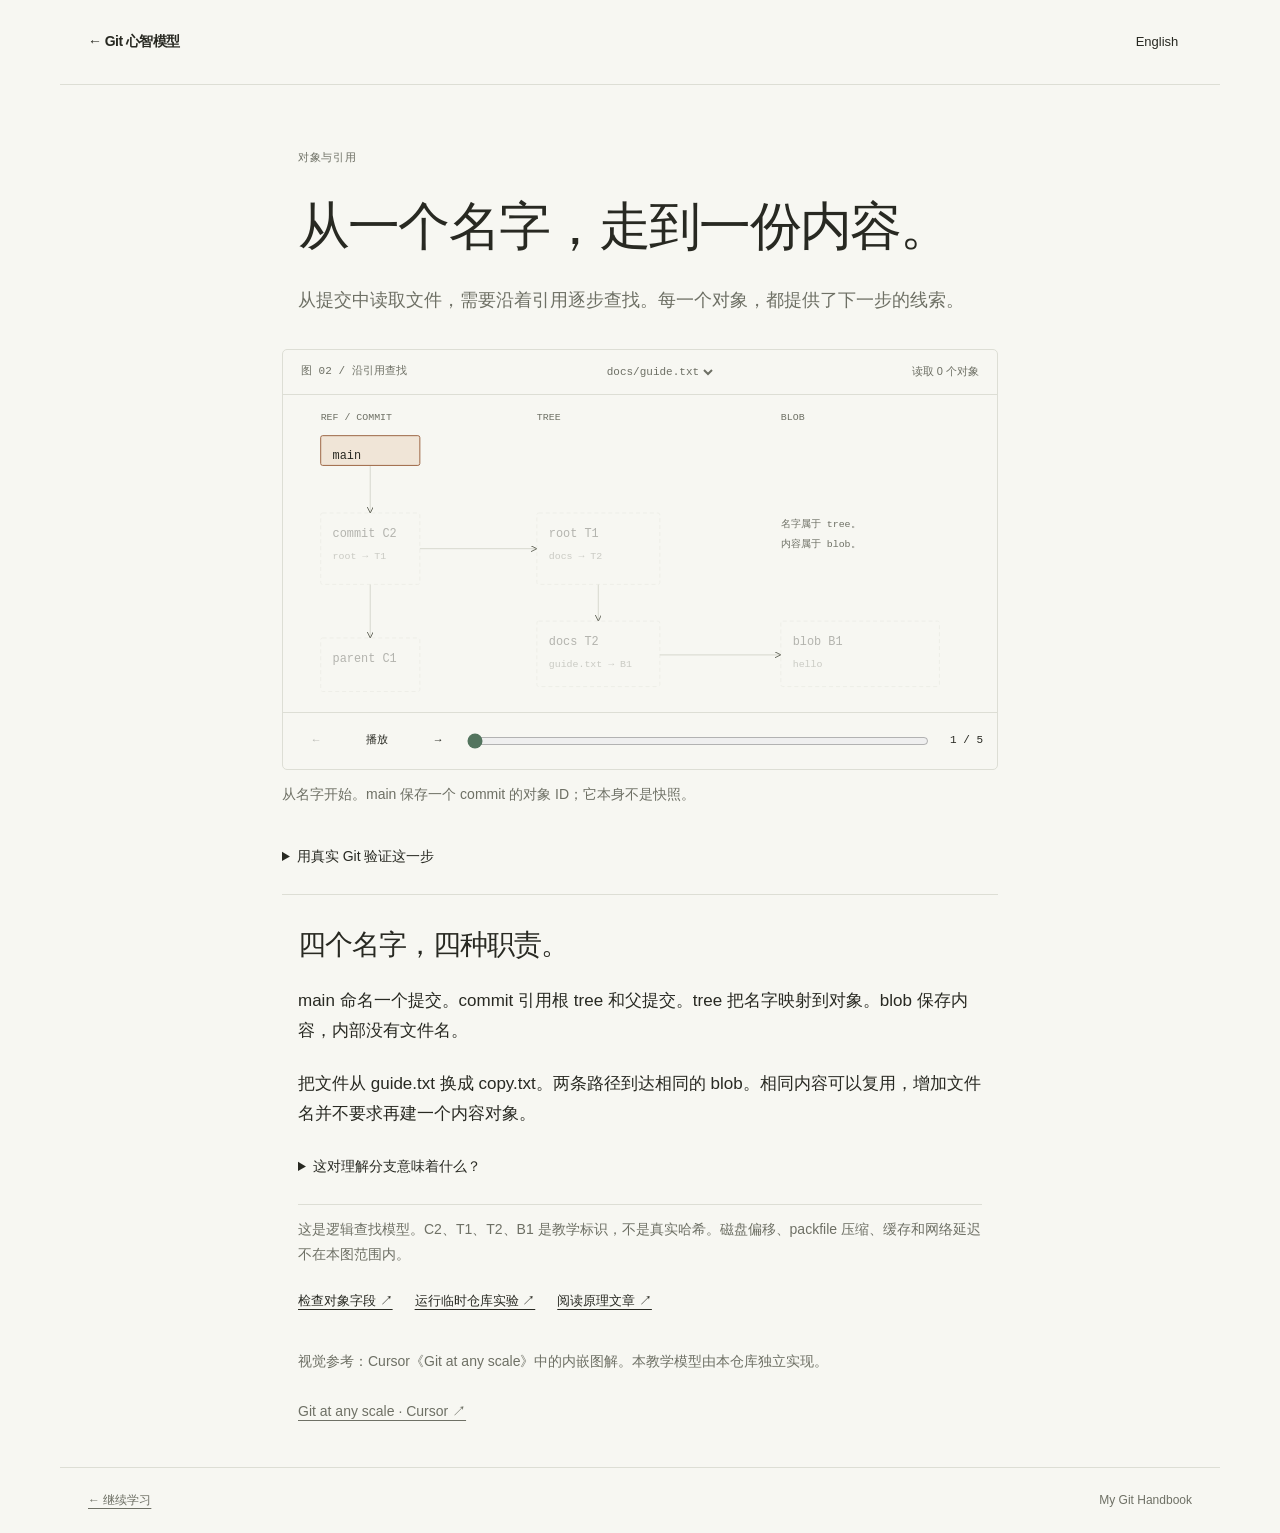
<file: interactive/git-mental-model/object-graph-cinematic.html>
<!DOCTYPE html>
<html lang="zh-CN">
<head><meta charset="utf-8"><meta name="viewport" content="width=device-width,initial-scale=1"><meta name="color-scheme" content="light dark"><title>从名字走到内容 | My Git</title><meta name="description" content="沿 branch、commit、tree 和 blob 理解 Git 如何查找文件。"><link rel="stylesheet" href="reading.css"><script src="reading.js" defer></script></head>
<body>
<header class="site-nav"><a href="index.html#objects" data-demo-link class="brand" data-en="← Git mental models">← Git 心智模型</a><button class="language" type="button" aria-label="Switch language / 切换语言">English</button></header>
<main>
<p class="eyebrow" data-en="Objects and references">对象与引用</p>
<h1 data-en="From a name to its content.">从一个名字，走到一份内容。</h1>
<p class="intro" data-en="Reading a file from a commit means following references. Watch what each object reveals about the next one.">从提交中读取文件，需要沿着引用逐步查找。每一个对象，都提供了下一步的线索。</p>
<div class="experiment" data-experiment="graph"><p data-en="Enable JavaScript for the diagram, or read the explanation and lab below.">启用 JavaScript 可操作对象图；也可以阅读下方讲解和实验。</p></div>
<h2 data-en="Four different responsibilities.">四个名字，四种职责。</h2>
<p data-en="main names a commit. A commit refers to a root tree and its parents. A tree maps names to objects. A blob holds bytes, with no filename inside.">main 命名一个提交。commit 引用根 tree 和父提交。tree 把名字映射到对象。blob 保存内容，内部没有文件名。</p>
<p data-en="Change guide.txt to copy.txt above. Both paths reach the same blob. Identical content can be reused; adding a filename does not require another content object.">把文件从 guide.txt 换成 copy.txt。两条路径到达相同的 blob。相同内容可以复用，增加文件名并不要求再建一个内容对象。</p>
<details class="question"><summary data-en="What does this tell us about branches?">这对理解分支意味着什么？</summary><p data-en="A branch is a movable reference to a commit, not a separate folder or snapshot object. Sharing immutable objects makes branching inexpensive. Concurrent agents still need to consider working-directory and index isolation.">分支是指向 commit 的可移动引用。共享不可变对象使创建分支很轻量。多个 Agent 并行工作时，仍需要单独考虑工作目录和 Index 的隔离。</p></details>
<p class="aside" data-en="This is a logical lookup model. C2, T1, T2 and B1 are teaching labels, not hashes. Disk offsets, packfile compression, caches, and network latency are outside this figure.">这是逻辑查找模型。C2、T1、T2、B1 是教学标识，不是真实哈希。磁盘偏移、packfile 压缩、缓存和网络延迟不在本图范围内。</p>
<div class="links"><a href="object-graph.html" data-en="Inspect object fields ↗">检查对象字段 ↗</a><a href="https://github.com/xirong/my-git/tree/master/labs/git-mental-model/02-object-graph" data-en="Run the lab ↗">运行临时仓库实验 ↗</a><a href="https://xirong.github.io/my-git/01-getting-started/git-mental-model-02-object-graph.html" data-link-en="https://xirong.github.io/my-git/01-getting-started/01-getting-started_en/git-mental-model-02-object-graph_en.html" data-en="Read the chapter ↗">阅读原理文章 ↗</a></div>
<p class="aside" style="margin-top:36px" data-en="Visual reference: the inline diagrams in Cursor’s Git at any scale. This teaching model is independently implemented for this handbook.">视觉参考：Cursor《Git at any scale》中的内嵌图解。本教学模型由本仓库独立实现。</p>
<a class="aside" href="https://cursor.com/blog/git-at-any-scale">Git at any scale · Cursor ↗</a>
<noscript><style>.language{display:none}</style></noscript>
</main><footer><a href="index.html" data-demo-link data-en="← Continue learning">← 继续学习</a><span>My Git Handbook</span></footer>
</body></html>
</file>
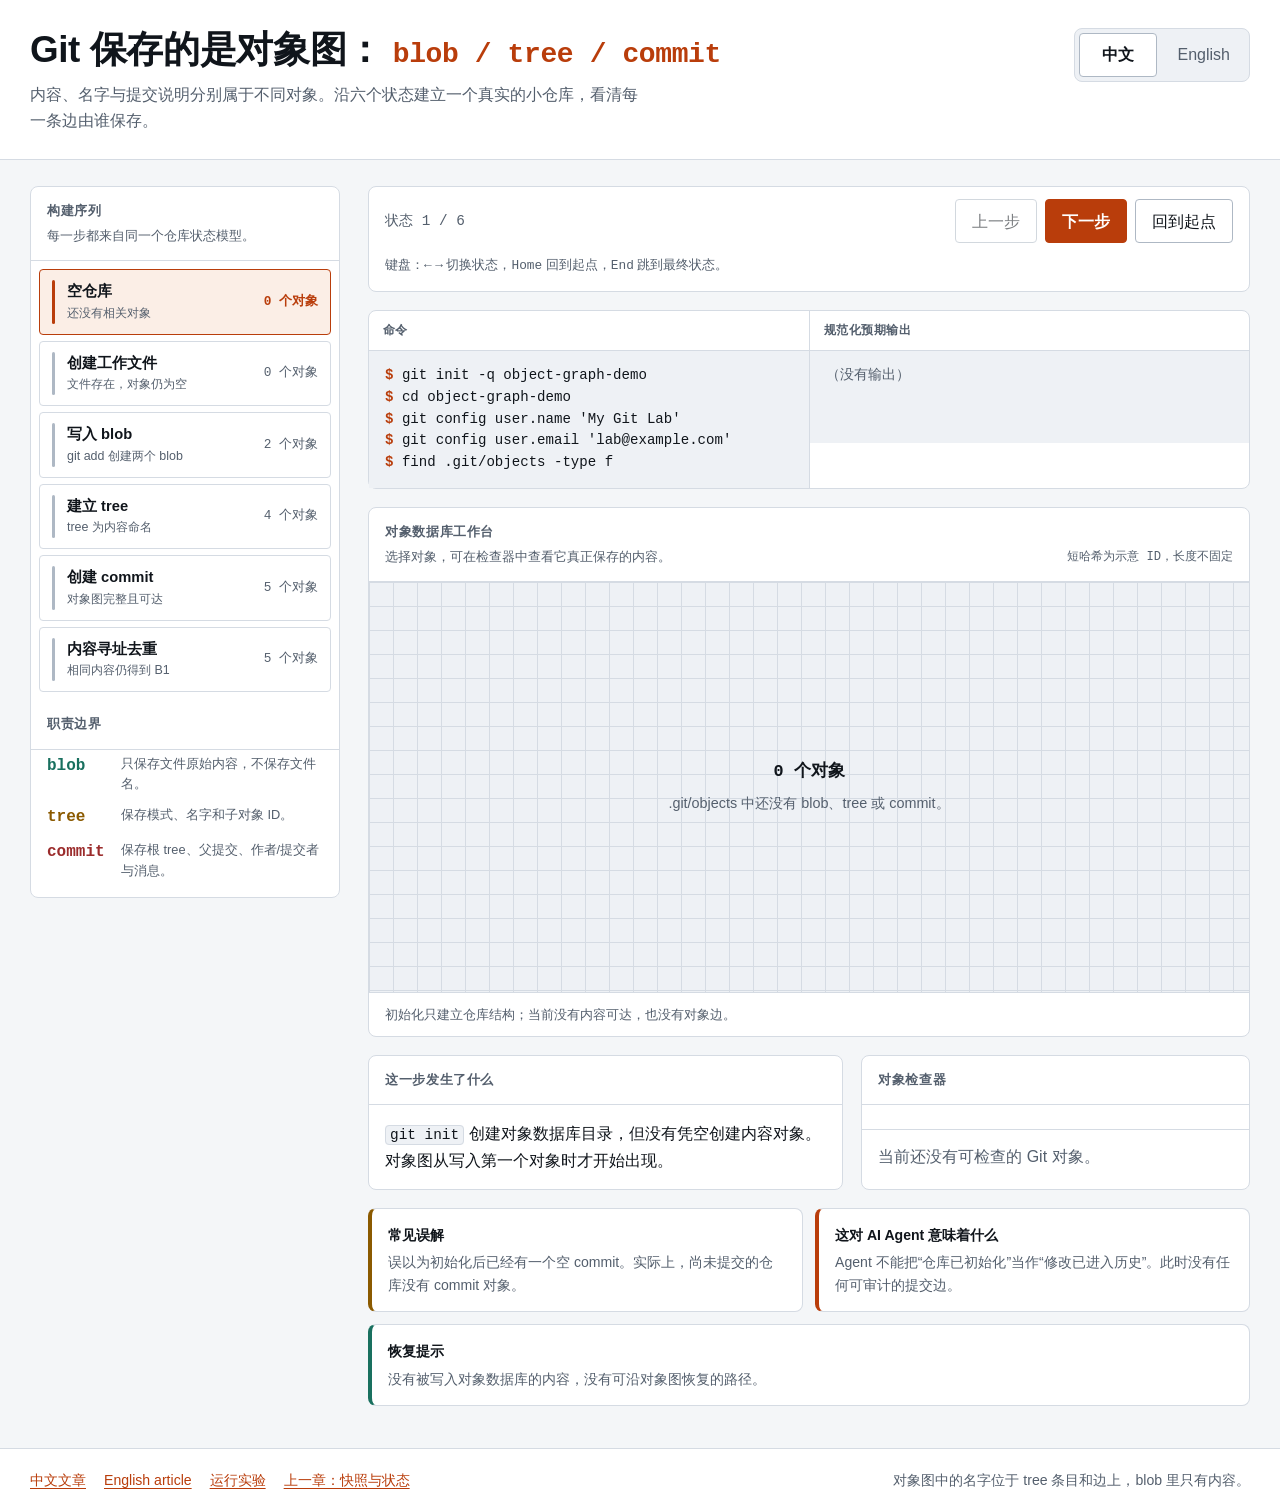
<file: interactive/git-mental-model/object-graph.html>
<!DOCTYPE html>
<html lang="zh-CN">
<head>
<meta charset="utf-8">
<meta name="viewport" content="width=device-width, initial-scale=1">
<meta name="color-scheme" content="light dark">
<title>对象图：blob、tree 与 commit</title>
<meta name="description" content="交互式演示：blob、tree、commit 如何组成 Git 对象图，以及每类对象真正负责保存什么。">
<style>
  :root {
    color-scheme: light dark;
    --bg: #f4f6f8;
    --panel: #ffffff;
    --panel-2: #eef1f5;
    --ink: #10151b;
    --muted: #545f6d;
    --line: #d5dbe3;
    --line-strong: #aeb8c4;
    --accent: #b93d0b;
    --accent-ink: #ffffff;
    --accent-soft: #fbeee6;
    --blob: #19705f;
    --blob-soft: #e6f4f0;
    --tree: #8b5a00;
    --tree-soft: #fff3d6;
    --commit: #9b2c2c;
    --commit-soft: #fce8e8;
    --font-ui: -apple-system, BlinkMacSystemFont, "Segoe UI", "Noto Sans",
      "PingFang SC", "Hiragino Sans GB", "Microsoft YaHei", sans-serif;
    --font-mono: ui-monospace, SFMono-Regular, "SF Mono", Menlo, Consolas,
      "Liberation Mono", monospace;
    --r-s: 4px;
    --r-m: 8px;
    --shell: 1220px;
  }

  @media (prefers-color-scheme: dark) {
    :root {
      --bg: #0d1117;
      --panel: #151b23;
      --panel-2: #1b222b;
      --ink: #e6edf3;
      --muted: #9aa6b2;
      --line: #28313b;
      --line-strong: #465261;
      --accent: #fb923c;
      --accent-ink: #12171d;
      --accent-soft: #2a1d15;
      --blob: #5bd2b7;
      --blob-soft: #142924;
      --tree: #f2bd5b;
      --tree-soft: #2b2517;
      --commit: #ff8a8a;
      --commit-soft: #301b1d;
    }
  }

  * { box-sizing: border-box; }
  html { -webkit-text-size-adjust: 100%; }
  body {
    margin: 0;
    background: var(--bg);
    color: var(--ink);
    font-family: var(--font-ui);
    font-size: 16px;
    line-height: 1.6;
    overflow-wrap: break-word;
  }
  code, kbd, pre, samp { font-family: var(--font-mono); }
  a { color: var(--accent); text-underline-offset: 3px; }
  a:hover { text-decoration-thickness: 2px; }
  button { font: inherit; }
  :focus-visible {
    outline: 3px solid var(--accent);
    outline-offset: 2px;
    border-radius: var(--r-s);
  }
  .skip {
    position: absolute;
    left: -9999px;
    top: 8px;
    z-index: 10;
    padding: 10px 14px;
    border: 1px solid var(--line-strong);
    border-radius: var(--r-s);
    background: var(--panel);
    color: var(--ink);
  }
  .skip:focus { left: 16px; }
  .shell { width: min(100% - 40px, var(--shell)); margin: 0 auto; }

  .masthead { border-bottom: 1px solid var(--line); background: var(--panel); }
  .masthead__inner {
    display: flex;
    flex-wrap: wrap;
    align-items: flex-start;
    gap: 20px 32px;
    padding-top: 28px;
    padding-bottom: 26px;
  }
  .masthead__text { flex: 1 1 420px; min-width: 0; }
  h1 {
    margin: 0 0 10px;
    font-size: clamp(1.55rem, 1.15rem + 1.7vw, 2.3rem);
    line-height: 1.2;
    letter-spacing: -0.01em;
  }
  .h1-code { color: var(--accent); font-family: var(--font-mono); font-size: 0.76em; }
  .deck { margin: 0; max-width: 70ch; color: var(--muted); }
  .lang {
    display: flex;
    flex: 0 0 auto;
    gap: 6px;
    padding: 4px;
    border: 1px solid var(--line);
    border-radius: var(--r-m);
    background: var(--panel-2);
  }
  .lang button {
    min-width: 78px;
    min-height: 44px;
    padding: 0 14px;
    border: 1px solid transparent;
    border-radius: var(--r-s);
    background: transparent;
    color: var(--muted);
    cursor: pointer;
  }
  .lang button:hover { color: var(--ink); }
  .lang button[aria-pressed="true"] {
    border-color: var(--line-strong);
    background: var(--panel);
    color: var(--ink);
    font-weight: 700;
  }

  .layout {
    display: grid;
    grid-template-columns: 1fr;
    gap: 24px;
    padding: 26px 0 42px;
    align-items: start;
  }
  @media (min-width: 1040px) {
    .layout { grid-template-columns: minmax(260px, 310px) minmax(0, 1fr); gap: 28px; }
    .rail { position: sticky; top: 20px; }
  }
  .panel {
    min-width: 0;
    border: 1px solid var(--line);
    border-radius: var(--r-m);
    background: var(--panel);
  }
  .panel__head { padding: 14px 16px; border-bottom: 1px solid var(--line); }
  .panel__title {
    margin: 0;
    color: var(--muted);
    font-size: 0.8rem;
    font-weight: 700;
    letter-spacing: 0.05em;
    text-transform: uppercase;
  }
  .panel__hint { margin: 4px 0 0; color: var(--muted); font-size: 0.8rem; }

  .steps { display: grid; gap: 6px; margin: 0; padding: 8px; list-style: none; }
  .step {
    display: grid;
    grid-template-columns: 3px minmax(0, 1fr) auto;
    gap: 0 12px;
    align-items: center;
    width: 100%;
    min-height: 62px;
    padding: 10px 12px;
    border: 1px solid var(--line);
    border-radius: var(--r-s);
    background: var(--panel);
    color: var(--ink);
    text-align: left;
    cursor: pointer;
    transition: border-color 140ms ease, background-color 140ms ease;
  }
  .step::before {
    content: "";
    grid-column: 1;
    grid-row: 1 / span 2;
    align-self: stretch;
    border-radius: 2px;
    background: var(--line-strong);
  }
  .step:hover { border-color: var(--line-strong); background: var(--panel-2); }
  .step[aria-current="step"] { border-color: var(--accent); background: var(--accent-soft); }
  .step[aria-current="step"]::before { background: var(--accent); }
  .step__label { grid-column: 2; font-weight: 650; font-size: 0.92rem; }
  .step__change { grid-column: 2; grid-row: 2; color: var(--muted); font-size: 0.78rem; }
  .step__count {
    grid-column: 3;
    grid-row: 1 / span 2;
    color: var(--muted);
    font-family: var(--font-mono);
    font-size: 0.8rem;
    white-space: nowrap;
  }
  .step[aria-current="step"] .step__count { color: var(--accent); font-weight: 700; }
  .responsibility { display: grid; gap: 10px; margin: 0; padding: 4px 16px 16px; }
  .responsibility div { display: grid; grid-template-columns: 64px minmax(0, 1fr); gap: 10px; }
  .responsibility dt { font-family: var(--font-mono); font-weight: 750; }
  .responsibility dd { margin: 0; color: var(--muted); font-size: 0.8rem; }
  .type--blob { color: var(--blob); }
  .type--tree { color: var(--tree); }
  .type--commit { color: var(--commit); }

  .board { display: grid; gap: 18px; min-width: 0; }
  .toolbar { display: flex; flex-wrap: wrap; align-items: center; justify-content: space-between; gap: 12px; padding: 12px 16px; }
  .progress { margin: 0; color: var(--muted); font-family: var(--font-mono); font-size: 0.9rem; }
  .controls { display: flex; flex-wrap: wrap; gap: 8px; }
  .btn {
    min-width: 44px;
    min-height: 44px;
    padding: 0 16px;
    border: 1px solid var(--line-strong);
    border-radius: var(--r-s);
    background: var(--panel);
    color: var(--ink);
    cursor: pointer;
  }
  .btn:hover { background: var(--panel-2); }
  .btn[disabled] { cursor: not-allowed; opacity: 0.55; }
  .btn--primary { border-color: var(--accent); background: var(--accent); color: var(--accent-ink); font-weight: 650; }
  .btn--primary:hover { background: var(--accent); filter: brightness(1.08); }
  .btn--primary[disabled] { border-color: var(--line-strong); background: var(--panel); color: var(--muted); filter: none; }
  .keyhint { margin: 0; padding: 0 16px 14px; color: var(--muted); font-size: 0.8rem; }
  kbd { padding: 1px 6px; border: 1px solid var(--line-strong); border-bottom-width: 2px; border-radius: var(--r-s); background: var(--panel-2); font-size: 0.85em; }

  .terminal-grid { display: grid; grid-template-columns: 1fr; }
  @media (min-width: 720px) { .terminal-grid { grid-template-columns: 1fr 1fr; } }
  .terminal-cell { min-width: 0; }
  .terminal-cell + .terminal-cell { border-top: 1px solid var(--line); }
  @media (min-width: 720px) {
    .terminal-cell + .terminal-cell { border-top: 0; border-left: 1px solid var(--line); }
  }
  .terminal-cell__title { margin: 0; padding: 10px 14px; border-bottom: 1px solid var(--line); color: var(--muted); font-size: 0.75rem; font-weight: 700; letter-spacing: 0.04em; text-transform: uppercase; }
  .terminal {
    min-height: 92px;
    margin: 0;
    padding: 14px 16px;
    overflow-x: auto;
    background: var(--panel-2);
    font-size: 0.88rem;
    line-height: 1.55;
    white-space: pre;
  }
  .prompt { color: var(--accent); font-weight: 750; }
  .empty-output { color: var(--muted); }

  .graph-panel { overflow: hidden; }
  .graph-head { display: flex; flex-wrap: wrap; align-items: end; justify-content: space-between; gap: 8px 20px; }
  .graph-head__aside { color: var(--muted); font-family: var(--font-mono); font-size: 0.76rem; }
  .graph-wrap { position: relative; min-height: 410px; overflow: hidden; background-color: var(--panel-2); background-image: linear-gradient(var(--line) 1px, transparent 1px), linear-gradient(90deg, var(--line) 1px, transparent 1px); background-size: 24px 24px; }
  .graph-empty { display: grid; place-content: center; min-height: 410px; padding: 30px; text-align: center; }
  .graph-empty strong { display: block; margin-bottom: 6px; font-family: var(--font-mono); font-size: 1.05rem; }
  .graph-empty span { max-width: 42ch; color: var(--muted); font-size: 0.9rem; }
  .graph-stage { position: relative; width: 100%; min-height: 410px; }
  .graph-svg { position: absolute; z-index: 0; inset: 0; width: 100%; height: 100%; pointer-events: none; }
  .edge { fill: none; stroke: var(--line-strong); stroke-width: 2; marker-end: url(#arrow); vector-effect: non-scaling-stroke; }
  .edge.is-new { stroke: var(--accent); }
  .edge-label-html {
    position: absolute;
    z-index: 1;
    max-width: 150px;
    padding: 1px 4px;
    overflow: hidden;
    border: 1px solid var(--line);
    border-radius: 3px;
    background: var(--panel-2);
    color: var(--ink);
    font-family: var(--font-mono);
    font-size: 0.68rem;
    line-height: 1.25;
    text-overflow: ellipsis;
    white-space: nowrap;
    pointer-events: none;
    transform: translate(-50%, -50%);
  }
  .graph-node {
    position: absolute;
    z-index: 2;
    width: 144px;
    min-height: 66px;
    padding: 10px 12px;
    border: 2px solid var(--line-strong);
    border-radius: var(--r-m);
    background: var(--panel);
    color: var(--ink);
    text-align: left;
    cursor: pointer;
    transform: translate(-50%, -50%);
    transition: border-color 160ms ease, background-color 160ms ease, transform 160ms ease;
  }
  .graph-node:hover { transform: translate(-50%, -50%) translateY(-2px); }
  .graph-node[aria-pressed="true"] { box-shadow: 0 0 0 3px var(--accent-soft); }
  .graph-node--blob { border-color: var(--blob); }
  .graph-node--tree { border-color: var(--tree); }
  .graph-node--commit { border-color: var(--commit); }
  .graph-node__top { display: flex; align-items: baseline; justify-content: space-between; gap: 8px; }
  .graph-node__label { font-family: var(--font-mono); font-weight: 800; }
  .graph-node__type { color: var(--muted); font-family: var(--font-mono); font-size: 0.7rem; }
  .graph-node__hash { display: block; margin-top: 3px; overflow: hidden; color: var(--muted); font-family: var(--font-mono); font-size: 0.72rem; text-overflow: ellipsis; white-space: nowrap; }
  .graph-note { margin: 0; padding: 11px 16px; border-top: 1px solid var(--line); color: var(--muted); font-size: 0.82rem; }
  @keyframes trace-edge { from { stroke-dashoffset: 32; } to { stroke-dashoffset: 0; } }
  @keyframes reveal-node { from { opacity: 0; transform: translate(-50%, -50%) scale(0.9); } to { opacity: 1; transform: translate(-50%, -50%) scale(1); } }
  .is-commit-moment .edge { stroke: var(--accent); stroke-dasharray: 7 5; animation: trace-edge 900ms linear 1; }
  .is-commit-moment .graph-node { animation: reveal-node 360ms ease-out both; }
  .is-commit-moment .graph-node:nth-of-type(2) { animation-delay: 100ms; }
  .is-commit-moment .graph-node:nth-of-type(3),
  .is-commit-moment .graph-node:nth-of-type(4) { animation-delay: 200ms; }
  .is-commit-moment .graph-node:nth-of-type(5) { animation-delay: 300ms; }

  .support-grid { display: grid; grid-template-columns: 1fr; gap: 18px; }
  @media (min-width: 760px) { .support-grid { grid-template-columns: minmax(0, 1.1fr) minmax(260px, 0.9fr); } }
  .readout { display: grid; gap: 14px; padding: 16px; }
  .readout p { margin: 0; }
  .readout__main { font-size: 0.98rem; }
  .readout__main code, .callout code { padding: 1px 4px; border: 1px solid var(--line); border-radius: var(--r-s); background: var(--panel-2); font-size: 0.92em; }
  .mini-index { overflow-x: auto; }
  .mini-index table { width: 100%; min-width: 450px; border-collapse: collapse; font-family: var(--font-mono); font-size: 0.78rem; }
  .mini-index th, .mini-index td { padding: 7px 9px; border: 1px solid var(--line); text-align: left; }
  .mini-index th { color: var(--muted); font-family: var(--font-ui); font-weight: 650; }
  .object-picker { display: flex; flex-wrap: wrap; gap: 6px; padding: 12px 14px; border-bottom: 1px solid var(--line); }
  .object-chip { min-width: 42px; min-height: 36px; padding: 4px 10px; border: 1px solid var(--line-strong); border-radius: var(--r-s); background: var(--panel); color: var(--ink); font-family: var(--font-mono); cursor: pointer; }
  .object-chip:hover { background: var(--panel-2); }
  .object-chip[aria-pressed="true"] { border-color: var(--accent); background: var(--accent-soft); color: var(--accent); font-weight: 750; }
  .inspector { padding: 14px 16px 16px; }
  .inspector__meta { display: flex; flex-wrap: wrap; align-items: baseline; justify-content: space-between; gap: 6px 16px; margin-bottom: 10px; }
  .inspector__name { margin: 0; font-family: var(--font-mono); font-size: 1.02rem; }
  .inspector__id { color: var(--muted); font-family: var(--font-mono); font-size: 0.72rem; }
  .inspector pre { margin: 0; padding: 12px; overflow-x: auto; border: 1px solid var(--line); border-radius: var(--r-s); background: var(--panel-2); font-size: 0.78rem; line-height: 1.6; white-space: pre; }
  .inspector__empty { margin: 0; color: var(--muted); }

  .lesson-grid { display: grid; grid-template-columns: 1fr; gap: 12px; }
  @media (min-width: 720px) { .lesson-grid { grid-template-columns: 1fr 1fr; } }
  .callout { padding: 15px 16px; border-left: 4px solid var(--line-strong); }
  .callout--misconception { border-left-color: var(--tree); }
  .callout--agent { border-left-color: var(--accent); }
  .callout--recovery { grid-column: 1 / -1; border-left-color: var(--blob); }
  .callout h2 { margin: 0 0 5px; font-size: 0.88rem; }
  .callout p { margin: 0; color: var(--muted); font-size: 0.88rem; }

  .fallback { margin-top: 20px; padding: 16px; border: 1px solid var(--accent); border-radius: var(--r-m); background: var(--accent-soft); }
  .fallback p { margin: 0 0 8px; }
  .fallback p:last-child { margin-bottom: 0; }
  .fallback pre { overflow-x: auto; font-size: 0.8rem; }
  .colophon { border-top: 1px solid var(--line); background: var(--panel); }
  .colophon__inner { display: flex; flex-wrap: wrap; justify-content: space-between; gap: 12px 26px; padding: 20px 0; font-size: 0.88rem; }
  .footer-links { display: flex; flex-wrap: wrap; gap: 8px 18px; }
  .footer-note { margin: 0; max-width: 50ch; color: var(--muted); }
  .visually-hidden { position: absolute; width: 1px; height: 1px; margin: -1px; padding: 0; overflow: hidden; clip: rect(0 0 0 0); clip-path: inset(50%); white-space: nowrap; border: 0; }
  [hidden] { display: none !important; }

  @media (max-width: 620px) {
    .shell { width: min(100% - 24px, var(--shell)); }
    .masthead__inner { padding-top: 20px; padding-bottom: 20px; }
    .lang { width: 100%; }
    .lang button { flex: 1; }
    .toolbar { align-items: flex-start; }
    .controls { width: 100%; }
    .controls .btn { flex: 1 1 80px; padding-inline: 10px; }
    .graph-wrap, .graph-empty, .graph-stage { min-height: 480px; }
    .graph-node { width: 126px; min-height: 60px; padding: 8px 9px; }
    .edge-label-html[data-edge="C1-T0"] { margin-top: 10px; }
  }
  @media (prefers-reduced-motion: reduce) {
    *, *::before, *::after { animation-duration: 0.001ms !important; animation-iteration-count: 1 !important; transition-duration: 0.001ms !important; scroll-behavior: auto !important; }
  }
</style>
</head>
<body>
<a class="skip" id="skip-link" href="#board">跳到交互演示</a>

<header class="masthead">
  <div class="shell masthead__inner">
    <div class="masthead__text">
      <h1><span id="heading-prefix">Git 保存的是对象图：</span> <span class="h1-code">blob / tree / commit</span></h1>
      <p class="deck" id="deck">内容、名字与提交说明分别属于不同对象。沿六个状态建立一个真实的小仓库，看清每一条边由谁保存。</p>
    </div>
    <div class="lang" id="lang-group" role="group" aria-label="语言">
      <button type="button" id="lang-zh" aria-pressed="true" lang="zh-CN">中文</button>
      <button type="button" id="lang-en" aria-pressed="false" lang="en">English</button>
    </div>
  </div>
</header>

<div class="shell">
  <noscript>
    <div class="fallback">
      <p><strong>提示：</strong>需要启用 JavaScript 才能浏览六个状态。最终对象图如下：</p>
      <pre>commit C1
└── root tree T0
    ├── app.txt → blob B1
    └── docs → tree T1
        └── note.txt → blob B2</pre>
      <p>blob 保存原始内容；tree 保存模式、名字和子对象 ID；commit 保存根 tree、作者/提交者信息与消息。</p>
    </div>
  </noscript>

  <div class="layout">
    <nav class="panel rail" id="step-nav" aria-label="对象图步骤">
      <div class="panel__head">
        <h2 class="panel__title" id="steps-title">构建序列</h2>
        <p class="panel__hint" id="steps-hint">每一步都来自同一个仓库状态模型。</p>
      </div>
      <ol class="steps" id="steps"></ol>
      <div class="panel__head">
        <h2 class="panel__title" id="legend-title">职责边界</h2>
      </div>
      <dl class="responsibility">
        <div><dt class="type--blob">blob</dt><dd id="legend-blob">只保存文件原始内容，不保存文件名。</dd></div>
        <div><dt class="type--tree">tree</dt><dd id="legend-tree">保存模式、名字和子对象 ID。</dd></div>
        <div><dt class="type--commit">commit</dt><dd id="legend-commit">保存根 tree、父提交、作者/提交者与消息。</dd></div>
      </dl>
    </nav>

    <main class="board" id="board" tabindex="-1">
      <section class="panel" aria-labelledby="navigation-title">
        <h2 class="visually-hidden" id="navigation-title">步骤导航</h2>
        <div class="toolbar">
          <p class="progress" id="progress">状态 1 / 6</p>
          <div class="controls">
            <button class="btn" type="button" id="btn-prev" disabled>上一步</button>
            <button class="btn btn--primary" type="button" id="btn-next">下一步</button>
            <button class="btn" type="button" id="btn-reset">回到起点</button>
          </div>
        </div>
        <p class="keyhint" id="keyhint">键盘：<kbd>←</kbd> <kbd>→</kbd> 切换状态，<kbd>Home</kbd> 回到起点，<kbd>End</kbd> 跳到最终状态。</p>
      </section>

      <section class="panel" aria-labelledby="terminal-title">
        <h2 class="visually-hidden" id="terminal-title">命令与预期输出</h2>
        <div class="terminal-grid">
          <div class="terminal-cell">
            <h3 class="terminal-cell__title" id="command-title">命令</h3>
            <pre class="terminal" id="command"></pre>
          </div>
          <div class="terminal-cell">
            <h3 class="terminal-cell__title" id="output-title">规范化预期输出</h3>
            <pre class="terminal" id="output"></pre>
          </div>
        </div>
      </section>

      <section class="panel graph-panel" aria-labelledby="graph-title">
        <div class="panel__head graph-head">
          <div>
            <h2 class="panel__title" id="graph-title">对象数据库工作台</h2>
            <p class="panel__hint" id="graph-hint">选择对象，可在检查器中查看它真正保存的内容。</p>
          </div>
          <span class="graph-head__aside" id="id-note">短哈希为示意 ID，长度不固定</span>
        </div>
        <div class="graph-wrap" id="graph-wrap" role="group" aria-label="当前 Git 对象图"></div>
        <p class="graph-note" id="graph-note"></p>
      </section>

      <div class="support-grid">
        <section class="panel" aria-labelledby="explanation-title">
          <div class="panel__head"><h2 class="panel__title" id="explanation-title">这一步发生了什么</h2></div>
          <div class="readout">
            <p class="readout__main" id="explanation"></p>
            <div class="mini-index" id="index-wrap" hidden>
              <table>
                <thead><tr><th id="index-mode">模式</th><th id="index-id">对象 ID</th><th id="index-path">路径</th></tr></thead>
                <tbody id="index-body"></tbody>
              </table>
            </div>
          </div>
        </section>

        <section class="panel" aria-labelledby="inspector-title">
          <div class="panel__head"><h2 class="panel__title" id="inspector-title">对象检查器</h2></div>
          <div class="object-picker" id="object-picker" role="group" aria-label="选择对象"></div>
          <div class="inspector" id="inspector"></div>
        </section>
      </div>

      <div class="lesson-grid">
        <section class="panel callout callout--misconception" aria-labelledby="misconception-title">
          <h2 id="misconception-title">常见误解</h2>
          <p id="misconception"></p>
        </section>
        <section class="panel callout callout--agent" aria-labelledby="agent-title">
          <h2 id="agent-title">这对 AI Agent 意味着什么</h2>
          <p id="agent-meaning"></p>
        </section>
        <section class="panel callout callout--recovery" aria-labelledby="recovery-title">
          <h2 id="recovery-title">恢复提示</h2>
          <p id="recovery"></p>
        </section>
      </div>
      <div class="visually-hidden" id="live" aria-live="polite" aria-atomic="true"></div>
    </main>
  </div>
</div>

<footer class="colophon">
  <div class="shell colophon__inner">
    <div class="footer-links" id="footer-links">
      <a href="../../01-getting-started/git-mental-model-02-object-graph.md" data-link="zh">中文文章</a>
      <a href="../../01-getting-started/01-getting-started_en/git-mental-model-02-object-graph_en.md" data-link="en">English article</a>
      <a href="../../labs/git-mental-model/02-object-graph/README.md" data-link="lab">运行实验</a>
      <a href="snapshots-and-state.html" data-link="previous">上一章：快照与状态</a>
    </div>
    <p class="footer-note" id="footer-note">对象图中的名字位于 tree 条目和边上，blob 里只有内容。</p>
  </div>
</footer>

<script>
(function () {
  "use strict";

  var TEXT = {
    zh: {
      title: "对象图：blob、tree 与 commit",
      skip: "跳到交互演示",
      langLabel: "语言",
      heading: "Git 保存的是对象图：",
      deck: "内容、名字与提交说明分别属于不同对象。沿六个状态建立一个真实的小仓库，看清每一条边由谁保存。",
      navLabel: "对象图步骤",
      stepsTitle: "构建序列",
      stepsHint: "每一步都来自同一个仓库状态模型。",
      legendTitle: "职责边界",
      legendBlob: "只保存文件原始内容，不保存文件名。",
      legendTree: "保存模式、名字和子对象 ID。",
      legendCommit: "保存根 tree、父提交、作者/提交者与消息。",
      navigationTitle: "步骤导航",
      previous: "上一步",
      next: "下一步",
      reset: "回到起点",
      keyhint: "键盘：`←` `→` 切换状态，`Home` 回到起点，`End` 跳到最终状态。",
      commandTitle: "命令",
      outputTitle: "规范化预期输出",
      graphTitle: "对象数据库工作台",
      graphHint: "选择对象，可在检查器中查看它真正保存的内容。",
      idNote: "短哈希为示意 ID，长度不固定",
      graphLabel: "当前 Git 对象图",
      explanationTitle: "这一步发生了什么",
      inspectorTitle: "对象检查器",
      pickerLabel: "选择对象",
      inspectorEmpty: "当前还没有可检查的 Git 对象。",
      misconceptionTitle: "常见误解",
      agentTitle: "这对 AI Agent 意味着什么",
      recoveryTitle: "恢复提示",
      progress: function (n, total) { return "状态 " + n + " / " + total; },
      objectCount: function (n) { return n + " 个对象"; },
      announce: function (n, total, label) { return "已切换到状态 " + n + "，共 " + total + " 个状态：" + label; },
      inspect: function (label, type) { return "检查 " + label + "，类型 " + type; },
      emptyOutput: "（没有输出）",
      indexHeaders: ["模式", "对象 ID", "路径"],
      hashLabel: "示意 ID",
      links: { zh: "中文文章", en: "English article", lab: "运行实验", previous: "上一章：快照与状态" },
      footerNote: "对象图中的名字位于 tree 条目和边上，blob 里只有内容。"
    },
    en: {
      title: "Object graph: blobs, trees, and commits",
      skip: "Skip to the interactive demo",
      langLabel: "Language",
      heading: "Git stores an object graph:",
      deck: "Content, names, and commit context belong to different objects. Build a small repository through six states and see which object owns each edge.",
      navLabel: "Object graph steps",
      stepsTitle: "Build sequence",
      stepsHint: "Every view comes from one repository state model.",
      legendTitle: "Responsibility boundaries",
      legendBlob: "Stores raw file content only, never its filename.",
      legendTree: "Stores modes, names, and child object IDs.",
      legendCommit: "Stores the root tree, parents, author/committer, and message.",
      navigationTitle: "Step navigation",
      previous: "Previous",
      next: "Next",
      reset: "Reset",
      keyhint: "Keyboard: `←` `→` move between states, `Home` returns to the start, and `End` jumps to the final state.",
      commandTitle: "Command",
      outputTitle: "Normalized expected output",
      graphTitle: "Object database workbench",
      graphHint: "Select an object to inspect what it actually stores.",
      idNote: "Short hashes are illustrative IDs; their length is not fixed",
      graphLabel: "Current Git object graph",
      explanationTitle: "What changed",
      inspectorTitle: "Object inspector",
      pickerLabel: "Select an object",
      inspectorEmpty: "There is no Git object to inspect yet.",
      misconceptionTitle: "Common misconception",
      agentTitle: "Why this matters for AI agents",
      recoveryTitle: "Recovery note",
      progress: function (n, total) { return "State " + n + " of " + total; },
      objectCount: function (n) { return n + (n === 1 ? " object" : " objects"); },
      announce: function (n, total, label) { return "State " + n + " of " + total + ": " + label; },
      inspect: function (label, type) { return "Inspect " + label + ", type " + type; },
      emptyOutput: "(no output)",
      indexHeaders: ["Mode", "Object ID", "Path"],
      hashLabel: "illustrative ID",
      links: { zh: "Chinese article", en: "English article", lab: "Run the lab", previous: "Previous chapter: snapshots and state" },
      footerNote: "Names in this graph live on tree entries and edges; a blob contains content only."
    }
  };

  /* One authoritative model owns reusable object payloads and every
     step-specific view, so the graph, terminal, inspector, and lessons cannot
     describe different repository states. */
  var MODEL = {
    objects: {
    B1: {
      id: "B1", type: "blob", hash: "7917f3e",
      inspector: {
        zh: "hello object graph\n",
        en: "hello object graph\n"
      }
    },
    B2: {
      id: "B2", type: "blob", hash: "bbc27d0",
      inspector: {
        zh: "trees name objects\n",
        en: "trees name objects\n"
      }
    },
    T1: {
      id: "T1", type: "tree", hash: "b4b7b86",
      inspector: {
        zh: "100644 blob B2  note.txt",
        en: "100644 blob B2  note.txt"
      }
    },
    T0: {
      id: "T0", type: "tree", hash: "a8c20f8",
      inspector: {
        zh: "100644 blob B1  app.txt\n040000 tree T1  docs",
        en: "100644 blob B1  app.txt\n040000 tree T1  docs"
      }
    },
    C1: {
      id: "C1", type: "commit", hash: "5451a47",
      inspector: {
        zh: "tree T0\nauthor My Git Lab <lab@example.com>\ncommitter My Git Lab <lab@example.com>\n\nbuild object graph",
        en: "tree T0\nauthor My Git Lab <lab@example.com>\ncommitter My Git Lab <lab@example.com>\n\nbuild object graph"
      }
    }
    },
    steps: [
    {
      label: { zh: "空仓库", en: "Empty repository" },
      change: { zh: "还没有相关对象", en: "No relevant objects yet" },
      command: "git init -q object-graph-demo\ncd object-graph-demo\ngit config user.name 'My Git Lab'\ngit config user.email 'lab@example.com'\nfind .git/objects -type f",
      output: null,
      objects: [], edges: [], selected: null, index: [],
      empty: {
        zh: ".git/objects 中还没有 blob、tree 或 commit。",
        en: ".git/objects does not contain a blob, tree, or commit yet."
      },
      graphNote: {
        zh: "初始化只建立仓库结构；当前没有内容可达，也没有对象边。",
        en: "Initialization creates repository structure only; no content or object edge exists yet."
      },
      explanation: {
        zh: "`git init` 创建对象数据库目录，但没有凭空创建内容对象。对象图从写入第一个对象时才开始出现。",
        en: "`git init` creates the object database directory, but it does not invent content objects. The graph starts when the first object is written."
      },
      misconception: {
        zh: "误以为初始化后已经有一个空 commit。实际上，尚未提交的仓库没有 commit 对象。",
        en: "It is easy to assume initialization creates an empty commit. An unborn repository has no commit object."
      },
      agent: {
        zh: "Agent 不能把“仓库已初始化”当作“修改已进入历史”。此时没有任何可审计的提交边。",
        en: "An agent must not treat “repository initialized” as “changes recorded in history.” There is no auditable commit edge yet."
      },
      recovery: {
        zh: "没有被写入对象数据库的内容，没有可沿对象图恢复的路径。",
        en: "Content never written to the object database has no graph path to recover."
      }
    },
    {
      label: { zh: "创建工作文件", en: "Create working files" },
      change: { zh: "文件存在，对象仍为空", en: "Files exist; objects remain empty" },
      command: "mkdir docs\nprintf 'hello object graph\\n' > app.txt\nprintf 'trees name objects\\n' > docs/note.txt",
      output: null,
      objects: [], edges: [], selected: null, index: [],
      empty: {
        zh: "工作区已有 app.txt 和 docs/note.txt，但 Git 对象数据库仍为空。",
        en: "The working tree has app.txt and docs/note.txt, but Git's object database is still empty."
      },
      graphNote: {
        zh: "磁盘上的工作文件还不是 Git 对象。",
        en: "Working files on disk are not Git objects yet."
      },
      explanation: {
        zh: "写文件只改变工作区。文件路径和内容都存在于磁盘上，但此时 `.git/objects` 中仍没有与它们对应的对象。",
        en: "Writing files changes the working tree only. Paths and content exist on disk, but `.git/objects` still has no corresponding objects."
      },
      misconception: {
        zh: "误以为 Git 会持续把工作区自动保存为对象。Git 只在明确操作时写入对象。",
        en: "Git does not continuously save the working tree as objects. Objects are written by explicit operations."
      },
      agent: {
        zh: "Agent 声称“已改文件”只说明工作区可能变化，仍需检查索引或 commit 才能判断是否可审计。",
        en: "An agent saying “I changed the file” only describes a possible working-tree change. Inspect the index or commit to establish auditability."
      },
      recovery: {
        zh: "现在删除这些从未暂存的文件，Git 没有对象边可以帮助恢复。",
        en: "If these never-staged files are deleted now, Git has no object edge that can recover them."
      }
    },
    {
      label: { zh: "写入 blob", en: "Write blobs" },
      change: { zh: "git add 创建两个 blob", en: "git add creates two blobs" },
      command: "git add app.txt docs/note.txt\ngit ls-files --stage",
      output: "100644 B1 0\tapp.txt\n100644 B2 0\tdocs/note.txt",
      objects: ["B1", "B2"], edges: [], selected: "B1",
      index: [
        ["100644", "B1", "app.txt"],
        ["100644", "B2", "docs/note.txt"]
      ],
      graphNote: {
        zh: "索引条目保存路径和模式，并指向 blob；文件名没有写进 blob。",
        en: "Index entries store paths and modes and point to blobs; filenames are not written into blobs."
      },
      explanation: {
        zh: "`git add` 为两份内容写入 `B1` 和 `B2`，同时让索引把完整路径和模式映射到 blob ID。打开 blob 只能看到原始字节，看不到 `app.txt` 或 `note.txt`。",
        en: "`git add` writes `B1` and `B2` for the two contents, then maps full paths and modes to blob IDs in the index. Open a blob and you see raw bytes, never `app.txt` or `note.txt`."
      },
      misconception: {
        zh: "误以为 blob 是“文件对象”，会携带文件名。blob 只由内容决定，同一内容可被多个名字引用。",
        en: "A blob is often mistaken for a named file object. It is content-addressed raw data that multiple names can reference."
      },
      agent: {
        zh: "检查 Agent 改动时，只看到 blob 不足以证明目标路径存在；还要检查索引或后续 tree 中的路径和模式。",
        en: "A blob alone does not prove an agent changed the claimed path. Inspect the index or later tree for that path and mode."
      },
      recovery: {
        zh: "blob 已经存在，但尚未被 commit 可达。短期可能能找回，长期不应依赖悬空对象。",
        en: "The blobs exist but are not commit-reachable. They may be recoverable briefly, but dangling objects are not durable recovery points."
      }
    },
    {
      label: { zh: "建立 tree", en: "Build trees" },
      change: { zh: "tree 为内容命名", en: "Trees name the content" },
      command: "ROOT_TREE=$(git write-tree)\nprintf '%s\\n' \"$ROOT_TREE\"\ngit ls-tree \"$ROOT_TREE\"\nNESTED_TREE=$(git ls-tree \"$ROOT_TREE\" docs | awk '{print $3}')\ngit ls-tree \"$NESTED_TREE\"",
      output: "T0\n100644 blob B1\tapp.txt\n040000 tree T1\tdocs\n100644 blob B2\tnote.txt",
      objects: ["B1", "B2", "T1", "T0"],
      edges: [
        { from: "T0", to: "B1", label: "app.txt", mode: "100644" },
        { from: "T0", to: "T1", label: "docs", mode: "040000" },
        { from: "T1", to: "B2", label: "note.txt", mode: "100644" }
      ],
      selected: "T0",
      index: [
        ["100644", "B1", "app.txt"],
        ["100644", "B2", "docs/note.txt"]
      ],
      graphNote: {
        zh: "名字位于 tree 条目和边上：T0 命名 app.txt 与 docs，T1 命名 note.txt。",
        en: "Names live on tree entries and edges: T0 names app.txt and docs; T1 names note.txt."
      },
      explanation: {
        zh: "`git write-tree` 先为 `docs/` 创建嵌套 tree `T1`，再创建根 tree `T0`。tree 条目保存模式、名字和对象 ID；`git ls-tree` 根据模式与对象解析并显示类型。目录层级由 tree 指向 tree 表达。",
        en: "`git write-tree` creates nested tree `T1` for `docs/`, then root tree `T0`. A serialized tree entry stores mode, name, and object ID; `git ls-tree` resolves and displays the type. Directory hierarchy is represented by tree-to-tree edges."
      },
      misconception: {
        zh: "误以为一个 tree 是整棵目录树的扁平清单。每个目录对应自己的 tree，父 tree 通过条目指向子 tree。",
        en: "A tree is not a flat listing of every descendant. Each directory has its own tree, linked from its parent tree."
      },
      agent: {
        zh: "要核实 Agent 声称的路径，沿根 tree 逐层查 `docs`、`note.txt`，同时核对 `100644` 等模式。",
        en: "To verify an agent's claimed path, walk from the root tree through `docs` to `note.txt`, checking modes such as `100644` along the way."
      },
      recovery: {
        zh: "tree 已能把名字重新关联到 blob，但没有 commit 或 ref 时，它仍可能最终成为不可达对象。",
        en: "Trees can now reconnect names to blobs, but without a commit or ref they can still become unreachable."
      }
    },
    {
      label: { zh: "创建 commit", en: "Create the commit" },
      change: { zh: "对象图完整且可达", en: "The graph becomes reachable" },
      command: "git commit -m 'build object graph'\ngit cat-file -p HEAD",
      output: "[main (root-commit) C1] build object graph\ntree T0\nauthor My Git Lab <lab@example.com>\ncommitter My Git Lab <lab@example.com>\n\nbuild object graph",
      objects: ["B1", "B2", "T1", "T0", "C1"],
      edges: [
        { from: "C1", to: "T0", label: { zh: "根 tree", en: "root tree" } },
        { from: "T0", to: "B1", label: "app.txt", mode: "100644" },
        { from: "T0", to: "T1", label: "docs", mode: "040000" },
        { from: "T1", to: "B2", label: "note.txt", mode: "100644" }
      ],
      selected: "C1", index: [], commitMoment: true,
      graphNote: {
        zh: "提交出现时，完整可达路径被强调：C1 → T0 → B1 / T1 → B2。",
        en: "When the commit appears, the full reachable path is traced: C1 → T0 → B1 / T1 → B2."
      },
      explanation: {
        zh: "commit `C1` 保存根 tree `T0` 的 ID、作者/提交者信息和消息。它不复制文件内容或文件名；从 commit 沿 tree 边才会到达两个 blob。",
        en: "Commit `C1` stores root tree `T0` plus author/committer details and the message. It does not copy file content or names; those are reached by following tree edges to the blobs."
      },
      misconception: {
        zh: "误以为 commit 直接包含全部文件。commit 只指向根 tree，文件内容通过 tree 层级间接可达。",
        en: "A commit does not directly contain every file. It points to one root tree, which makes content reachable through the tree hierarchy."
      },
      agent: {
        zh: "验收 Agent 提交时，从 commit 的根 tree 核实目标路径、文件模式和最终 blob 内容，不能只信提交消息或工作区 diff。",
        en: "When accepting an agent commit, verify the claimed path, file mode, and final blob content from the commit's root tree; do not trust only the message or working-tree diff."
      },
      recovery: {
        zh: "只要 commit 仍可达，被覆盖前的内容就可通过对应 commit → tree → blob 路径恢复。",
        en: "As long as a commit remains reachable, overwritten content can be restored through its commit → tree → blob path."
      }
    },
    {
      label: { zh: "内容寻址去重", en: "Content-addressed reuse" },
      change: { zh: "相同内容仍得到 B1", en: "Identical content resolves to B1" },
      command: "printf 'hello object graph\\n' | git hash-object --stdin",
      output: "B1",
      objects: ["B1", "B2", "T1", "T0", "C1"],
      edges: [
        { from: "C1", to: "T0", label: { zh: "根 tree", en: "root tree" } },
        { from: "T0", to: "B1", label: "app.txt", mode: "100644" },
        { from: "T0", to: "T1", label: "docs", mode: "040000" },
        { from: "T1", to: "B2", label: "note.txt", mode: "100644" }
      ],
      selected: "B1", index: [], highlight: "B1",
      graphNote: {
        zh: "相同字节再次计算仍得到 B1；`--stdin` 未加 `-w`，不会写入新对象。",
        en: "Hashing the same bytes resolves to B1 again; `--stdin` without `-w` does not write a new object."
      },
      explanation: {
        zh: "对象 ID 由类型、长度和内容共同计算。完全相同的 blob 内容得到同一个 ID。这里命令只计算 ID，没有创建第二个 blob；示意短哈希也不代表固定长度。",
        en: "An object ID is computed from type, length, and content. Identical blob content produces the same ID. This command only computes the ID; it does not create a second blob, and the illustrative short hash has no fixed length."
      },
      misconception: {
        zh: "误以为每次 `hash-object` 都生成新对象。内容相同则 ID 相同，且没有 `-w` 时只计算、不写入。",
        en: "`hash-object` does not always create a new object. Identical content yields the same ID, and without `-w` it computes without writing."
      },
      agent: {
        zh: "如果 Agent 复制相同内容到另一路径，可能复用同一 blob；路径差异必须从 tree 条目判断。",
        en: "If an agent copies identical content to another path, Git may reuse the blob; path differences must be established from tree entries."
      },
      recovery: {
        zh: "已提交内容因 commit 仍沿 tree 到达 B1 而可恢复；从未写入过的内容依然没有恢复边。",
        en: "Committed content remains recoverable because the commit still reaches B1 through trees; content never written still has no recovery edge."
      }
    }
    ]
  };

  var OBJECTS = MODEL.objects;
  var STEPS = MODEL.steps;

  var POSITIONS = {
    desktop: {
      C1: [14, 50], T0: [39, 50], B1: [75, 22], T1: [65, 66], B2: [88, 78]
    },
    mobile: {
      C1: [50, 10], T0: [50, 30], B1: [24, 55], T1: [72, 55], B2: [72, 82]
    }
  };

  var els = {
    skip: document.getElementById("skip-link"),
    heading: document.getElementById("heading-prefix"),
    deck: document.getElementById("deck"),
    langGroup: document.getElementById("lang-group"),
    langZh: document.getElementById("lang-zh"),
    langEn: document.getElementById("lang-en"),
    nav: document.getElementById("step-nav"),
    stepsTitle: document.getElementById("steps-title"),
    stepsHint: document.getElementById("steps-hint"),
    steps: document.getElementById("steps"),
    legendTitle: document.getElementById("legend-title"),
    legendBlob: document.getElementById("legend-blob"),
    legendTree: document.getElementById("legend-tree"),
    legendCommit: document.getElementById("legend-commit"),
    navigationTitle: document.getElementById("navigation-title"),
    progress: document.getElementById("progress"),
    prev: document.getElementById("btn-prev"),
    next: document.getElementById("btn-next"),
    reset: document.getElementById("btn-reset"),
    keyhint: document.getElementById("keyhint"),
    commandTitle: document.getElementById("command-title"),
    outputTitle: document.getElementById("output-title"),
    command: document.getElementById("command"),
    output: document.getElementById("output"),
    graphTitle: document.getElementById("graph-title"),
    graphHint: document.getElementById("graph-hint"),
    idNote: document.getElementById("id-note"),
    graphWrap: document.getElementById("graph-wrap"),
    graphNote: document.getElementById("graph-note"),
    explanationTitle: document.getElementById("explanation-title"),
    explanation: document.getElementById("explanation"),
    indexWrap: document.getElementById("index-wrap"),
    indexHeaders: [document.getElementById("index-mode"), document.getElementById("index-id"), document.getElementById("index-path")],
    indexBody: document.getElementById("index-body"),
    inspectorTitle: document.getElementById("inspector-title"),
    picker: document.getElementById("object-picker"),
    inspector: document.getElementById("inspector"),
    misconceptionTitle: document.getElementById("misconception-title"),
    misconception: document.getElementById("misconception"),
    agentTitle: document.getElementById("agent-title"),
    agent: document.getElementById("agent-meaning"),
    recoveryTitle: document.getElementById("recovery-title"),
    recovery: document.getElementById("recovery"),
    live: document.getElementById("live"),
    footerLinks: document.getElementById("footer-links"),
    footerNote: document.getElementById("footer-note")
  };

  var lang = "zh";
  var current = 0;
  var selected = null;

  function pick(pair) { return pair[lang]; }

  function renderRich(target, text) {
    target.textContent = "";
    var parts = text.split("`");
    for (var i = 0; i < parts.length; i += 1) {
      if (!parts[i]) { continue; }
      if (i % 2) {
        var code = document.createElement("code");
        code.textContent = parts[i];
        target.appendChild(code);
      } else {
        target.appendChild(document.createTextNode(parts[i]));
      }
    }
  }

  function renderKeyboardHint() { renderRich(els.keyhint, TEXT[lang].keyhint); }

  function renderSteps() {
    els.steps.textContent = "";
    STEPS.forEach(function (step, index) {
      var li = document.createElement("li");
      var button = document.createElement("button");
      button.type = "button";
      button.className = "step";
      button.dataset.step = String(index);
      if (index === current) { button.setAttribute("aria-current", "step"); }
      var label = document.createElement("span");
      label.className = "step__label";
      label.textContent = pick(step.label);
      var change = document.createElement("span");
      change.className = "step__change";
      change.textContent = pick(step.change);
      var count = document.createElement("span");
      count.className = "step__count";
      count.setAttribute("aria-hidden", "true");
      count.textContent = TEXT[lang].objectCount(step.objects.length);
      button.append(label, change, count);
      button.addEventListener("click", function () { goTo(index, true); });
      li.appendChild(button);
      els.steps.appendChild(li);
    });
  }

  function renderTerminal(step) {
    els.command.textContent = "";
    var lines = step.command.split("\n");
    lines.forEach(function (line, index) {
      if (index) { els.command.appendChild(document.createTextNode("\n")); }
      var prompt = document.createElement("span");
      prompt.className = "prompt";
      prompt.textContent = "$ ";
      els.command.append(prompt, document.createTextNode(line));
    });
    els.output.textContent = step.output || TEXT[lang].emptyOutput;
    els.output.classList.toggle("empty-output", !step.output);
  }

  function getPositions() { return window.matchMedia("(max-width: 620px)").matches ? POSITIONS.mobile : POSITIONS.desktop; }

  function renderGraph(step, animate) {
    els.graphWrap.textContent = "";
    els.graphWrap.setAttribute("aria-label", TEXT[lang].graphLabel + ": " + pick(step.label));
    if (!step.objects.length) {
      var empty = document.createElement("div");
      empty.className = "graph-empty";
      var strong = document.createElement("strong");
      strong.textContent = TEXT[lang].objectCount(0);
      var span = document.createElement("span");
      span.textContent = pick(step.empty);
      empty.append(strong, span);
      els.graphWrap.appendChild(empty);
      return;
    }

    var stage = document.createElement("div");
    stage.className = "graph-stage";
    if (animate && step.commitMoment) { stage.classList.add("is-commit-moment"); }
    var svg = document.createElementNS("http://www.w3.org/2000/svg", "svg");
    svg.setAttribute("class", "graph-svg");
    svg.setAttribute("viewBox", "0 0 100 100");
    svg.setAttribute("preserveAspectRatio", "none");
    svg.setAttribute("aria-hidden", "true");
    var defs = document.createElementNS("http://www.w3.org/2000/svg", "defs");
    var marker = document.createElementNS("http://www.w3.org/2000/svg", "marker");
    marker.setAttribute("id", "arrow");
    marker.setAttribute("viewBox", "0 0 10 10");
    marker.setAttribute("refX", "8");
    marker.setAttribute("refY", "5");
    marker.setAttribute("markerWidth", "5");
    marker.setAttribute("markerHeight", "5");
    marker.setAttribute("orient", "auto-start-reverse");
    var path = document.createElementNS("http://www.w3.org/2000/svg", "path");
    path.setAttribute("d", "M 0 0 L 10 5 L 0 10 z");
    path.setAttribute("fill", "currentColor");
    marker.appendChild(path);
    defs.appendChild(marker);
    svg.appendChild(defs);
    var positions = getPositions();

    var edgeLabels = [];
    step.edges.forEach(function (edge) {
      var from = positions[edge.from];
      var to = positions[edge.to];
      var dx = to[0] - from[0];
      var dy = to[1] - from[1];
      var distance = Math.sqrt(dx * dx + dy * dy) || 1;
      var offset = 8;
      var line = document.createElementNS("http://www.w3.org/2000/svg", "line");
      line.setAttribute("class", "edge");
      line.setAttribute("x1", from[0] + dx / distance * offset);
      line.setAttribute("y1", from[1] + dy / distance * offset);
      line.setAttribute("x2", to[0] - dx / distance * offset);
      line.setAttribute("y2", to[1] - dy / distance * offset);
      svg.appendChild(line);
      var edgeName = typeof edge.label === "string" ? edge.label : pick(edge.label);
      edgeLabels.push({
        edgeId: edge.from + "-" + edge.to,
        left: (from[0] + to[0]) / 2,
        top: (from[1] + to[1]) / 2 - 2,
        text: edgeName
      });
    });
    stage.appendChild(svg);

    edgeLabels.forEach(function (item) {
      var label = document.createElement("span");
      label.className = "edge-label-html";
      label.dataset.edge = item.edgeId;
      label.style.left = item.left + "%";
      label.style.top = item.top + "%";
      label.textContent = item.text;
      stage.appendChild(label);
    });

    step.objects.forEach(function (id) {
      var object = OBJECTS[id];
      var pos = positions[id];
      var button = document.createElement("button");
      button.type = "button";
      button.className = "graph-node graph-node--" + object.type;
      button.dataset.object = id;
      button.style.left = pos[0] + "%";
      button.style.top = pos[1] + "%";
      button.setAttribute("aria-pressed", String(selected === id));
      button.setAttribute("aria-label", TEXT[lang].inspect(id, object.type));
      var top = document.createElement("span");
      top.className = "graph-node__top";
      var label = document.createElement("span");
      label.className = "graph-node__label type--" + object.type;
      label.textContent = id;
      var type = document.createElement("span");
      type.className = "graph-node__type";
      type.textContent = object.type;
      top.append(label, type);
      var hash = document.createElement("span");
      hash.className = "graph-node__hash";
      hash.textContent = object.hash + " · " + TEXT[lang].hashLabel;
      button.append(top, hash);
      button.addEventListener("click", function () { selectObject(id); });
      stage.appendChild(button);
    });
    els.graphWrap.appendChild(stage);
  }

  function renderIndex(step) {
    els.indexBody.textContent = "";
    els.indexWrap.hidden = !step.index.length;
    step.index.forEach(function (row) {
      var tr = document.createElement("tr");
      row.forEach(function (value) {
        var td = document.createElement("td");
        td.textContent = value;
        tr.appendChild(td);
      });
      els.indexBody.appendChild(tr);
    });
  }

  function renderInspector(step) {
    els.picker.textContent = "";
    els.picker.setAttribute("aria-label", TEXT[lang].pickerLabel);
    step.objects.forEach(function (id) {
      var button = document.createElement("button");
      button.type = "button";
      button.className = "object-chip";
      button.dataset.object = id;
      button.textContent = id;
      button.setAttribute("aria-pressed", String(selected === id));
      button.setAttribute("aria-label", TEXT[lang].inspect(id, OBJECTS[id].type));
      button.addEventListener("click", function () { selectObject(id); });
      els.picker.appendChild(button);
    });
    els.inspector.textContent = "";
    if (!selected || step.objects.indexOf(selected) === -1) {
      var empty = document.createElement("p");
      empty.className = "inspector__empty";
      empty.textContent = TEXT[lang].inspectorEmpty;
      els.inspector.appendChild(empty);
      return;
    }
    var object = OBJECTS[selected];
    var meta = document.createElement("div");
    meta.className = "inspector__meta";
    var name = document.createElement("h3");
    name.className = "inspector__name type--" + object.type;
    name.textContent = object.id + " · " + object.type;
    var hash = document.createElement("span");
    hash.className = "inspector__id";
    hash.textContent = object.hash + " · " + TEXT[lang].hashLabel;
    meta.append(name, hash);
    var pre = document.createElement("pre");
    pre.textContent = pick(object.inspector);
    els.inspector.append(meta, pre);
  }

  function selectObject(id) {
    var active = document.activeElement;
    var source = active && active.classList && active.classList.contains("graph-node") ? "graph-node" : "object-chip";
    selected = id;
    var step = STEPS[current];
    renderGraph(step, false);
    renderInspector(step);
    var replacement = document.querySelector("." + source + "[data-object=\"" + id + "\"]");
    if (replacement) { replacement.focus(); }
  }

  function renderStaticText() {
    var t = TEXT[lang];
    document.documentElement.lang = lang === "en" ? "en" : "zh-CN";
    document.title = t.title;
    els.skip.textContent = t.skip;
    els.heading.textContent = t.heading;
    els.deck.textContent = t.deck;
    els.langGroup.setAttribute("aria-label", t.langLabel);
    els.langZh.setAttribute("aria-pressed", String(lang === "zh"));
    els.langEn.setAttribute("aria-pressed", String(lang === "en"));
    els.nav.setAttribute("aria-label", t.navLabel);
    els.stepsTitle.textContent = t.stepsTitle;
    els.stepsHint.textContent = t.stepsHint;
    els.legendTitle.textContent = t.legendTitle;
    els.legendBlob.textContent = t.legendBlob;
    els.legendTree.textContent = t.legendTree;
    els.legendCommit.textContent = t.legendCommit;
    els.navigationTitle.textContent = t.navigationTitle;
    els.prev.textContent = t.previous;
    els.next.textContent = t.next;
    els.reset.textContent = t.reset;
    renderKeyboardHint();
    els.commandTitle.textContent = t.commandTitle;
    els.outputTitle.textContent = t.outputTitle;
    els.graphTitle.textContent = t.graphTitle;
    els.graphHint.textContent = t.graphHint;
    els.idNote.textContent = t.idNote;
    els.explanationTitle.textContent = t.explanationTitle;
    els.inspectorTitle.textContent = t.inspectorTitle;
    els.misconceptionTitle.textContent = t.misconceptionTitle;
    els.agentTitle.textContent = t.agentTitle;
    els.recoveryTitle.textContent = t.recoveryTitle;
    els.indexHeaders.forEach(function (el, i) { el.textContent = t.indexHeaders[i]; });
    Array.prototype.forEach.call(els.footerLinks.querySelectorAll("[data-link]"), function (link) {
      link.textContent = t.links[link.dataset.link];
    });
    els.footerNote.textContent = t.footerNote;
  }

  function render(animate, announce) {
    var active = document.activeElement;
    var activeWasStep = active && active.classList && active.classList.contains("step");
    var activeId = active ? active.id : "";
    var step = STEPS[current];
    if (!selected || step.objects.indexOf(selected) === -1) { selected = step.selected; }
    renderStaticText();
    renderSteps();
    renderTerminal(step);
    renderGraph(step, animate);
    renderIndex(step);
    renderInspector(step);
    renderRich(els.explanation, pick(step.explanation));
    renderRich(els.misconception, pick(step.misconception));
    renderRich(els.agent, pick(step.agent));
    renderRich(els.recovery, pick(step.recovery));
    els.graphNote.textContent = pick(step.graphNote);
    els.progress.textContent = TEXT[lang].progress(current + 1, STEPS.length);
    els.prev.disabled = current === 0;
    els.next.disabled = current === STEPS.length - 1;
    if (activeWasStep) {
      var activeStep = els.steps.querySelector(".step[aria-current=\"step\"]");
      if (activeStep) { activeStep.focus(); }
    } else if (activeId === "btn-next" && els.next.disabled) {
      els.prev.focus();
    } else if (activeId === "btn-prev" && els.prev.disabled) {
      els.next.focus();
    }
    if (announce) { els.live.textContent = TEXT[lang].announce(current + 1, STEPS.length, pick(step.label)); }
  }

  function goTo(index, announce) {
    var next = Math.max(0, Math.min(index, STEPS.length - 1));
    if (next === current) { return; }
    current = next;
    selected = STEPS[current].selected;
    render(true, announce);
  }

  function setLang(nextLang) {
    if (nextLang === lang) { return; }
    lang = nextLang;
    render(false, true);
  }

  els.prev.addEventListener("click", function () { goTo(current - 1, true); });
  els.next.addEventListener("click", function () { goTo(current + 1, true); });
  els.reset.addEventListener("click", function () { goTo(0, true); });
  els.langZh.addEventListener("click", function () { setLang("zh"); });
  els.langEn.addEventListener("click", function () { setLang("en"); });

  document.addEventListener("keydown", function (event) {
    if (event.altKey || event.ctrlKey || event.metaKey) { return; }
    var handled = true;
    switch (event.key) {
      case "ArrowLeft": goTo(current - 1, true); break;
      case "ArrowRight": goTo(current + 1, true); break;
      case "Home": goTo(0, true); break;
      case "End": goTo(STEPS.length - 1, true); break;
      default: handled = false;
    }
    if (handled) { event.preventDefault(); }
  });

  window.addEventListener("resize", function () { renderGraph(STEPS[current], false); });
  render(false, false);
})();
</script>
</body>
</html>
</file>
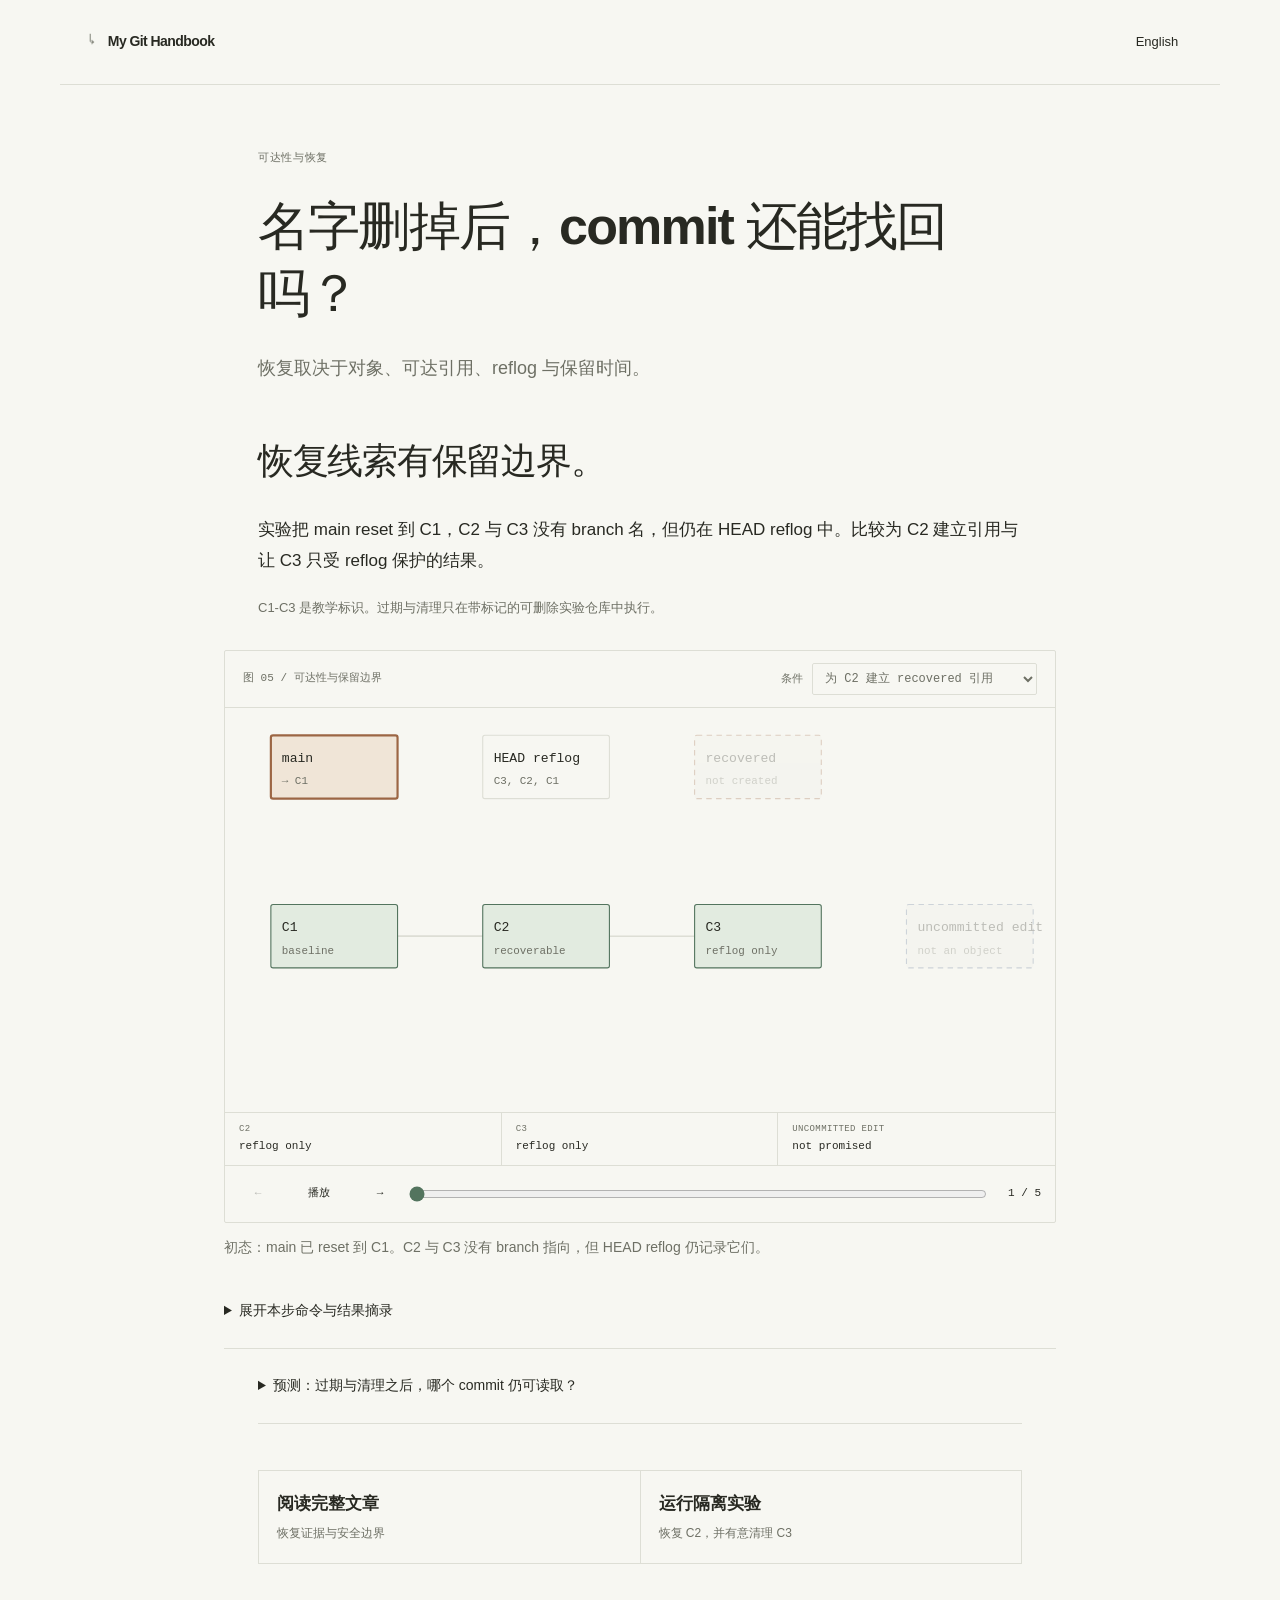
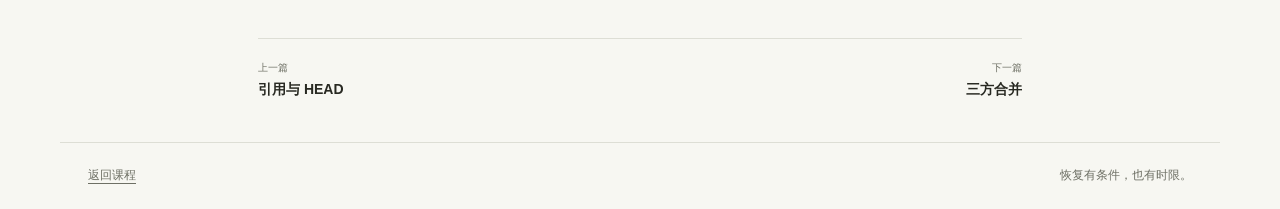
<file: interactive/git-mental-model/reachability-and-recovery.html>
<!DOCTYPE html><html lang="zh-CN"><head>
<meta charset="utf-8"><meta name="viewport" content="width=device-width,initial-scale=1"><meta name="color-scheme" content="light dark">
<title>删掉名字后，还能找回提交吗？ | My Git</title><meta name="description" content="理解引用、reflog、可达性与对象清理之间的恢复边界。">
<link rel="stylesheet" href="reading.css"><link rel="stylesheet" href="curriculum.css"><script src="curriculum.js" defer></script></head><body>
<a class="skip" href="#reading" data-en="Skip to reading">跳到正文</a><header class="site-nav"><a class="brand" href="index.html" data-course-link><span>↳</span> My Git Handbook</a><button class="language" type="button" aria-label="Switch language / 切换语言">English</button></header>
<main class="lesson-main" id="reading"><header class="lesson-header"><p class="eyebrow" data-en="Reachability and recovery">可达性与恢复</p><h1 data-en="Can a commit survive after its name is gone?">名字删掉后，commit 还能找回吗？</h1><p class="intro" data-en="Recovery depends on objects, reachable refs, reflogs, and retention time.">恢复取决于对象、可达引用、reflog 与保留时间。</p></header>
<section aria-labelledby="model-question"><h2 class="lesson-question" id="model-question" data-en="A recovery clue has an expiration boundary.">恢复线索有保留边界。</h2><p data-en="The lab resets main to C1, leaving C2 and C3 without branch names but still in the HEAD reflog. Compare naming C2 with leaving C3 protected only by reflog.">实验把 main reset 到 C1，C2 与 C3 没有 branch 名，但仍在 HEAD reflog 中。比较为 C2 建立引用与让 C3 只受 reflog 保护的结果。</p><p class="model-note" data-en="C1-C3 are teaching labels. Destructive expiration and pruning run only inside the marked disposable lab.">C1-C3 是教学标识。过期与清理只在带标记的可删除实验仓库中执行。</p>
<div class="curriculum-model" data-curriculum="recovery" tabindex="0"><div class="no-js-model" data-en="Static model: main -> C1. C2 and C3 are listed by HEAD reflog. recovered -> C2 keeps C2 reachable; after explicit reflog expiration and gc --prune=now, unprotected C3 no longer resolves. Uncommitted edits are not promised by this model.">静态模型：main -> C1，HEAD reflog 记录 C2 与 C3。recovered -> C2 让 C2 保持可达；显式过期 reflog 并执行 gc --prune=now 后，无保护的 C3 无法解析。未提交编辑不在此模型的恢复承诺内。</div></div>
<details class="question"><summary data-en="Predict: which commit remains after expiration and pruning?">预测：过期与清理之后，哪个 commit 仍可读取？</summary><p data-en="C2 remains because recovered reaches it. C3 has neither a ref nor a reflog entry and is pruned in this controlled lab.">C2 仍可读取，因为 recovered 能到达它。C3 已无引用与 reflog 条目，在这个受控实验中被清理。</p></details></section>
<nav class="lesson-links" aria-label="Article and lab"><a href="../../01-getting-started/git-mental-model-05-recovery.md" data-link-en="../../01-getting-started/01-getting-started_en/git-mental-model-05-recovery_en.md"><strong data-en="Read the complete chapter">阅读完整文章</strong><span data-en="Recovery evidence and safety boundaries">恢复证据与安全边界</span></a><a href="../../labs/git-mental-model/05-recovery/README.md"><strong data-en="Run the isolated lab">运行隔离实验</strong><span data-en="Recover C2 and deliberately prune C3">恢复 C2，并有意清理 C3</span></a></nav>
<nav class="lesson-nav" aria-label="Course navigation"><a href="refs-and-head.html" data-course-link><span data-en="Previous">上一篇</span><b data-en="Refs and HEAD">引用与 HEAD</b></a><a href="three-way-merge.html" data-course-link><span data-en="Next">下一篇</span><b data-en="Three-way merge">三方合并</b></a></nav><noscript><style>.language{display:none}</style></noscript></main>
<footer><a href="index.html" data-course-link data-en="Back to the course">返回课程</a><span data-en="Recovery is conditional, not permanent.">恢复有条件，也有时限。</span></footer></body></html>
</file>
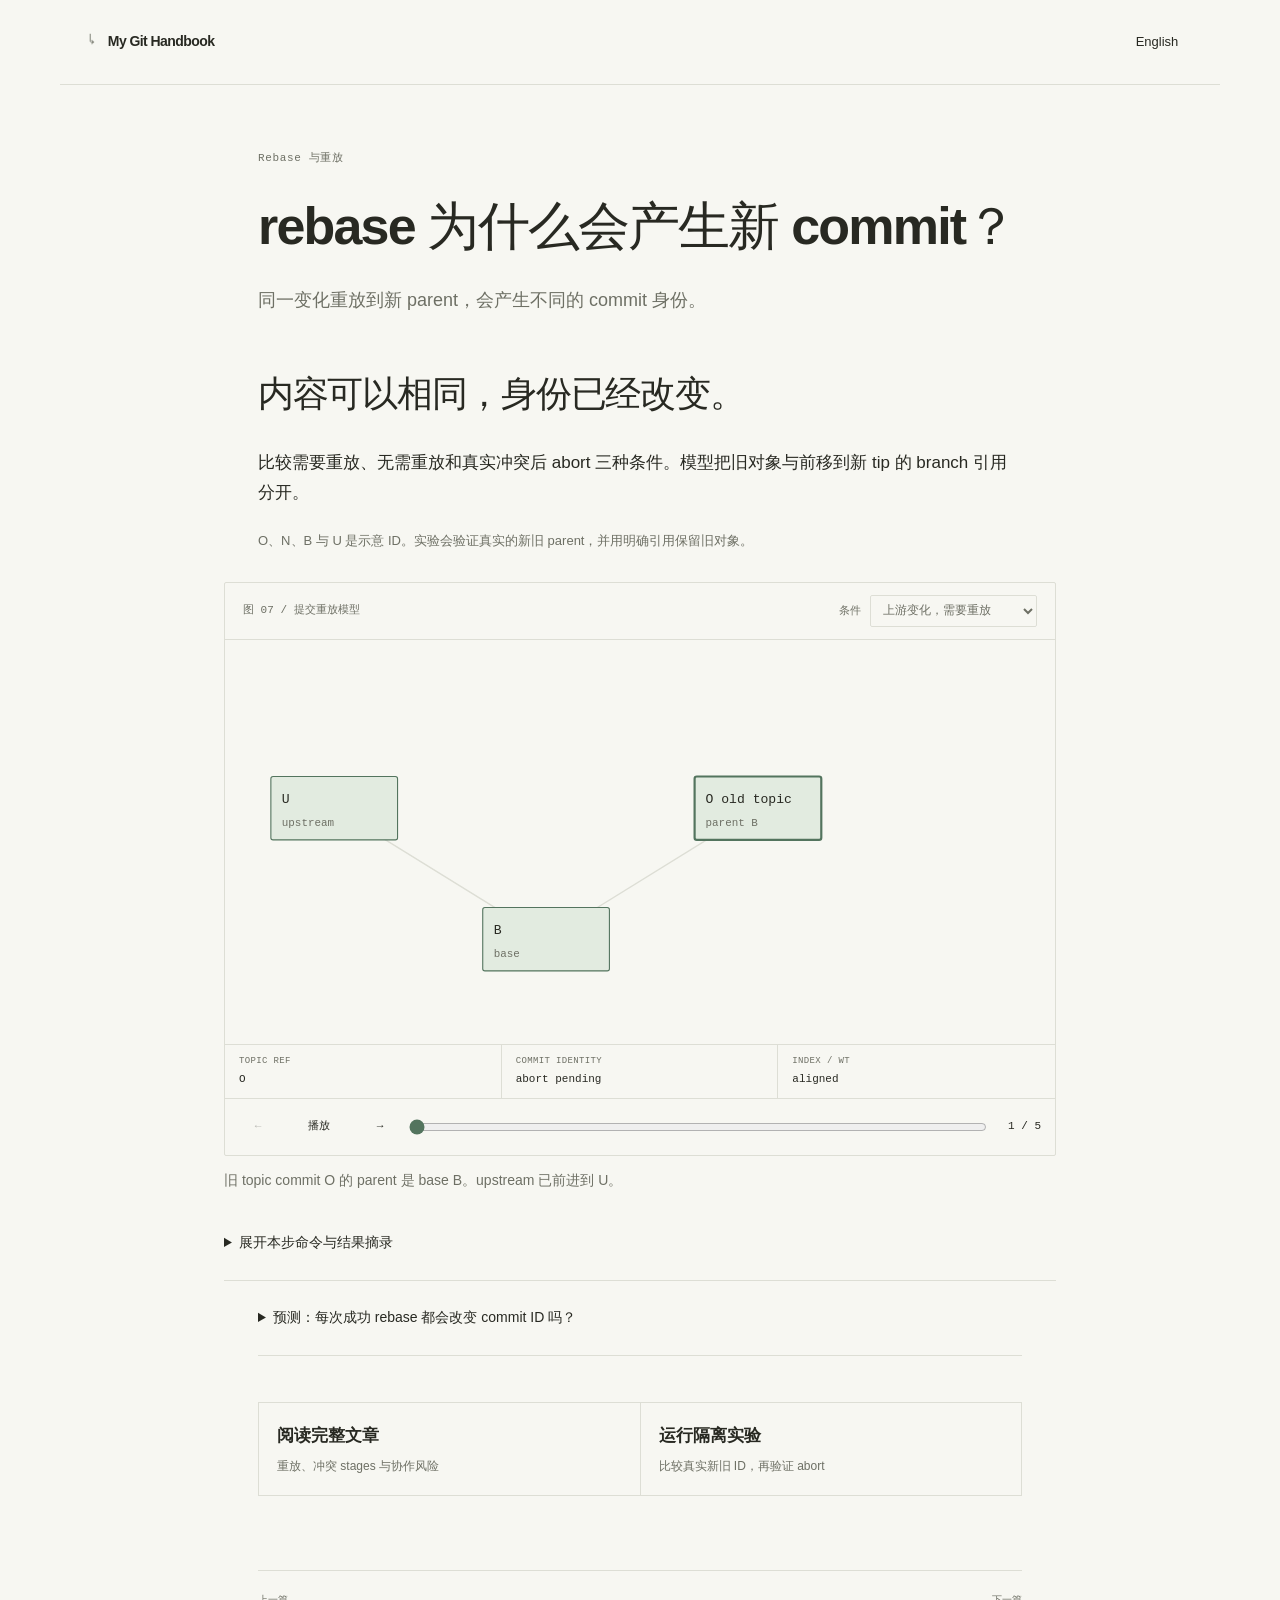
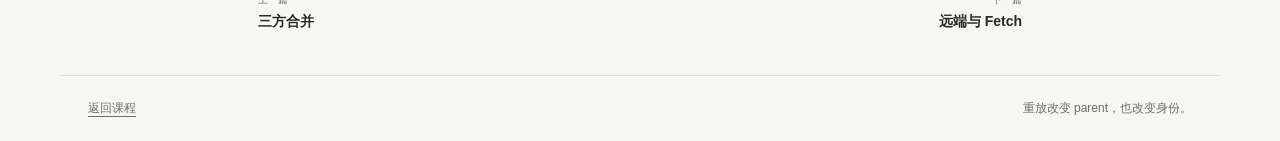
<file: interactive/git-mental-model/rebase-and-replay.html>
<!DOCTYPE html><html lang="zh-CN"><head>
<meta charset="utf-8"><meta name="viewport" content="width=device-width,initial-scale=1"><meta name="color-scheme" content="light dark">
<title>Rebase 为什么会产生新的 commit？ | My Git</title><meta name="description" content="理解 rebase 重放、新 parent、新 commit ID 与 abort 的恢复边界。">
<link rel="stylesheet" href="reading.css"><link rel="stylesheet" href="curriculum.css"><script src="curriculum.js" defer></script></head><body>
<a class="skip" href="#reading" data-en="Skip to reading">跳到正文</a><header class="site-nav"><a class="brand" href="index.html" data-course-link><span>↳</span> My Git Handbook</a><button class="language" type="button" aria-label="Switch language / 切换语言">English</button></header>
<main class="lesson-main" id="reading"><header class="lesson-header"><p class="eyebrow" data-en="Rebase and replay">Rebase 与重放</p><h1 data-en="Why can rebase create a new commit?">rebase 为什么会产生新 commit？</h1><p class="intro" data-en="Replaying the same change on a new parent creates a different commit identity.">同一变化重放到新 parent，会产生不同的 commit 身份。</p></header>
<section aria-labelledby="model-question"><h2 class="lesson-question" id="model-question" data-en="Content can match while identity changes.">内容可以相同，身份已经改变。</h2><p data-en="Compare a required replay, a no-op rebase, and aborting a real conflict. The model separates old objects from the branch ref that moves to a new tip.">比较需要重放、无需重放和真实冲突后 abort 三种条件。模型把旧对象与前移到新 tip 的 branch 引用分开。</p><p class="model-note" data-en="O, N, B, and U are illustrative IDs. The lab verifies actual old and new parents and keeps the old object reachable by an explicit ref.">O、N、B 与 U 是示意 ID。实验会验证真实的新旧 parent，并用明确引用保留旧对象。</p>
<div class="curriculum-model" data-curriculum="rebase" tabindex="0"><div class="no-js-model" data-en="Static model: replaying O from parent B onto upstream U creates N with a new ID and parent U. If no commit needs replay, the ID stays unchanged. In the clean conflict lab, rebase --abort restores topic, index, and working tree.">静态模型：把 parent 为 B 的 O 重放到 upstream U，会创建 parent 为 U、ID 不同的 N。没有 commit 需要重放时，ID 保持不变。在干净的冲突实验中，rebase --abort 会恢复 topic、Index 与 Working Tree。</div></div>
<details class="question"><summary data-en="Predict: does every successful rebase change commit IDs?">预测：每次成功 rebase 都会改变 commit ID 吗？</summary><p data-en="No. When no commit is eligible for replay, no-replay stays at the same ID. A replayed commit gets a new ID because its parent changes.">不会。没有 commit 需要重放时，no-replay 保持原 ID。发生重放时，parent 改变会产生新 ID。</p></details></section>
<nav class="lesson-links" aria-label="Article and lab"><a href="../../01-getting-started/git-mental-model-07-rebase.md" data-link-en="../../01-getting-started/01-getting-started_en/git-mental-model-07-rebase_en.md"><strong data-en="Read the complete chapter">阅读完整文章</strong><span data-en="Replay, conflict stages, and collaboration risk">重放、冲突 stages 与协作风险</span></a><a href="../../labs/git-mental-model/07-rebase/README.md"><strong data-en="Run the isolated lab">运行隔离实验</strong><span data-en="Compare real old and new IDs, then abort">比较真实新旧 ID，再验证 abort</span></a></nav>
<nav class="lesson-nav" aria-label="Course navigation"><a href="three-way-merge.html" data-course-link><span data-en="Previous">上一篇</span><b data-en="Three-way merge">三方合并</b></a><a href="remote-and-fetch.html" data-course-link><span data-en="Next">下一篇</span><b data-en="Remote and fetch">远端与 Fetch</b></a></nav><noscript><style>.language{display:none}</style></noscript></main>
<footer><a href="index.html" data-course-link data-en="Back to the course">返回课程</a><span data-en="Replay changes identity when parentage changes.">重放改变 parent，也改变身份。</span></footer></body></html>
</file>
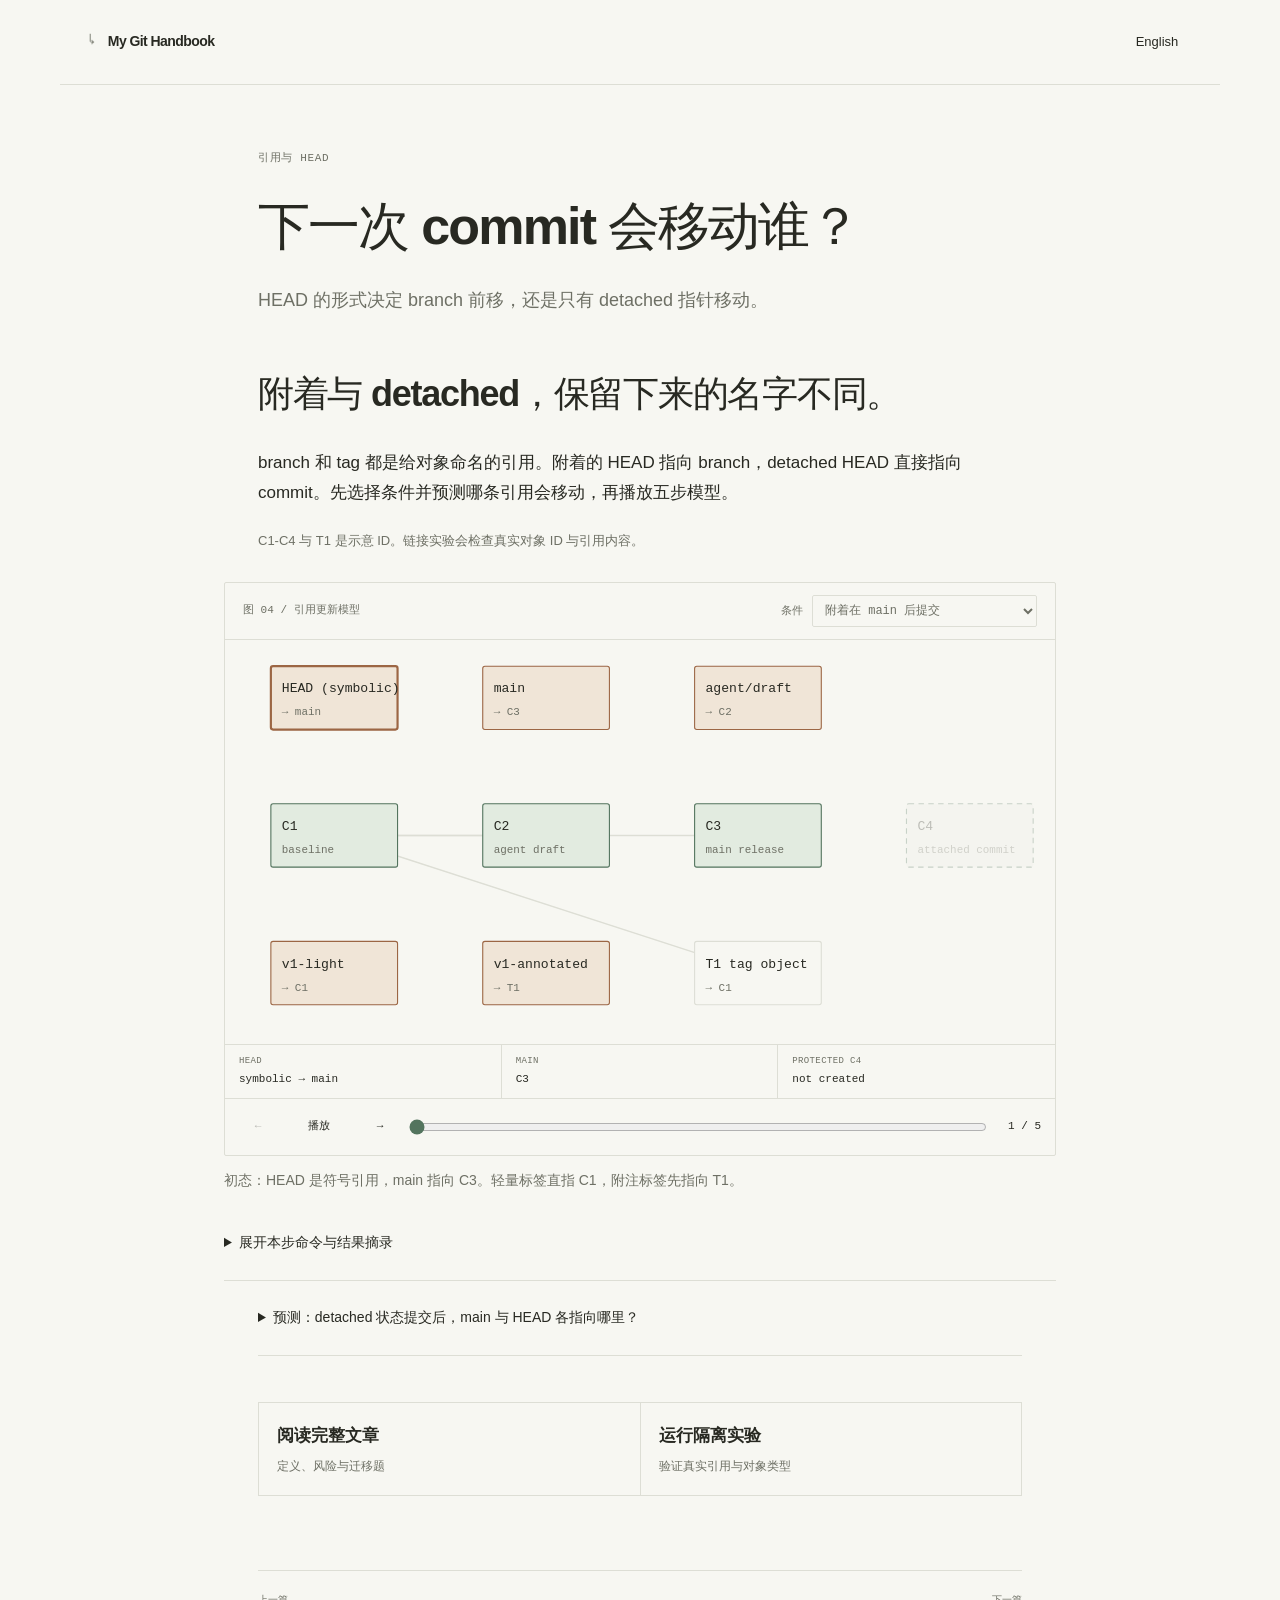
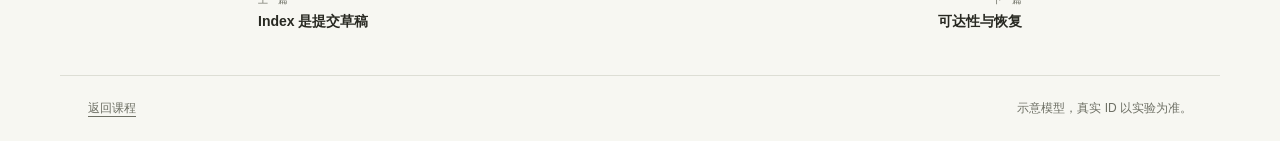
<file: interactive/git-mental-model/refs-and-head.html>
<!DOCTYPE html>
<html lang="zh-CN">
<head>
<meta charset="utf-8"><meta name="viewport" content="width=device-width,initial-scale=1"><meta name="color-scheme" content="light dark">
<title>下一次 commit 会移动谁？ | My Git</title>
<meta name="description" content="用附着与 detached HEAD 两种条件理解 branch、tag 和 HEAD 的更新方式。">
<link rel="stylesheet" href="reading.css"><link rel="stylesheet" href="curriculum.css"><script src="curriculum.js" defer></script>
</head><body>
<a class="skip" href="#reading" data-en="Skip to reading">跳到正文</a>
<header class="site-nav"><a class="brand" href="index.html" data-course-link><span>↳</span> My Git Handbook</a><button class="language" type="button" aria-label="Switch language / 切换语言">English</button></header>
<main class="lesson-main" id="reading">
<header class="lesson-header"><p class="eyebrow" data-en="Refs and HEAD">引用与 HEAD</p><h1 data-en="Which name moves on the next commit?">下一次 commit 会移动谁？</h1><p class="intro" data-en="HEAD’s form decides whether a branch advances or only the detached pointer moves.">HEAD 的形式决定 branch 前移，还是只有 detached 指针移动。</p></header>
<section aria-labelledby="model-question"><h2 class="lesson-question" id="model-question" data-en="Attached and detached commits preserve different names.">附着与 detached，保留下来的名字不同。</h2>
<p data-en="A branch and a tag are refs that name objects. Attached HEAD points to a branch; detached HEAD points directly to a commit. Choose a condition, predict which ref moves, then play the five-state model.">branch 和 tag 都是给对象命名的引用。附着的 HEAD 指向 branch，detached HEAD 直接指向 commit。先选择条件并预测哪条引用会移动，再播放五步模型。</p>
<p class="model-note" data-en="C1-C4 and T1 are illustrative IDs. The linked lab checks real object IDs and ref contents.">C1-C4 与 T1 是示意 ID。链接实验会检查真实对象 ID 与引用内容。</p>
<div class="curriculum-model" data-curriculum="refs" tabindex="0"><div class="no-js-model" data-en="Static model: HEAD -> main -> C3; agent/draft -> C2; v1-light -> C1; v1-annotated -> T1(tag) -> C1. An attached commit advances main. A detached commit advances only HEAD until a new branch names it.">静态模型：HEAD -> main -> C3；agent/draft -> C2；v1-light -> C1；v1-annotated -> T1(tag) -> C1。附着提交会前移 main；detached 提交只前移 HEAD，直到新 branch 给它命名。</div></div>
<details class="question"><summary data-en="Predict: after committing while detached, where do main and HEAD point?">预测：detached 状态提交后，main 与 HEAD 各指向哪里？</summary><p data-en="HEAD points directly to new C4; main remains at C3. Create keep-detached at C4 before switching away if the commit must retain an explicit name.">HEAD 直接指向新 C4；main 仍指向 C3。若需要明确保留该提交，离开前在 C4 创建 keep-detached。</p></details>
</section>
<nav class="lesson-links" aria-label="Article and lab"><a href="../../01-getting-started/git-mental-model-04-refs.md" data-link-en="../../01-getting-started/01-getting-started_en/git-mental-model-04-refs_en.md"><strong data-en="Read the complete chapter">阅读完整文章</strong><span data-en="Definitions, risks, and transfer questions">定义、风险与迁移题</span></a><a href="../../labs/git-mental-model/04-refs/README.md"><strong data-en="Run the isolated lab">运行隔离实验</strong><span data-en="Verify real refs and object types">验证真实引用与对象类型</span></a></nav>
<nav class="lesson-nav" aria-label="Course navigation"><a href="index-as-draft.html" data-course-link><span data-en="Previous">上一篇</span><b data-en="Index as a draft">Index 是提交草稿</b></a><a href="reachability-and-recovery.html" data-course-link><span data-en="Next">下一篇</span><b data-en="Reachability and recovery">可达性与恢复</b></a></nav>
<noscript><style>.language{display:none}</style><p class="aside">JavaScript 未启用。上方静态模型与文章链接仍可阅读。</p></noscript>
</main><footer><a href="index.html" data-course-link data-en="Back to the course">返回课程</a><span data-en="Illustrative model. Real IDs come from the lab.">示意模型，真实 ID 以实验为准。</span></footer>
</body></html>
</file>
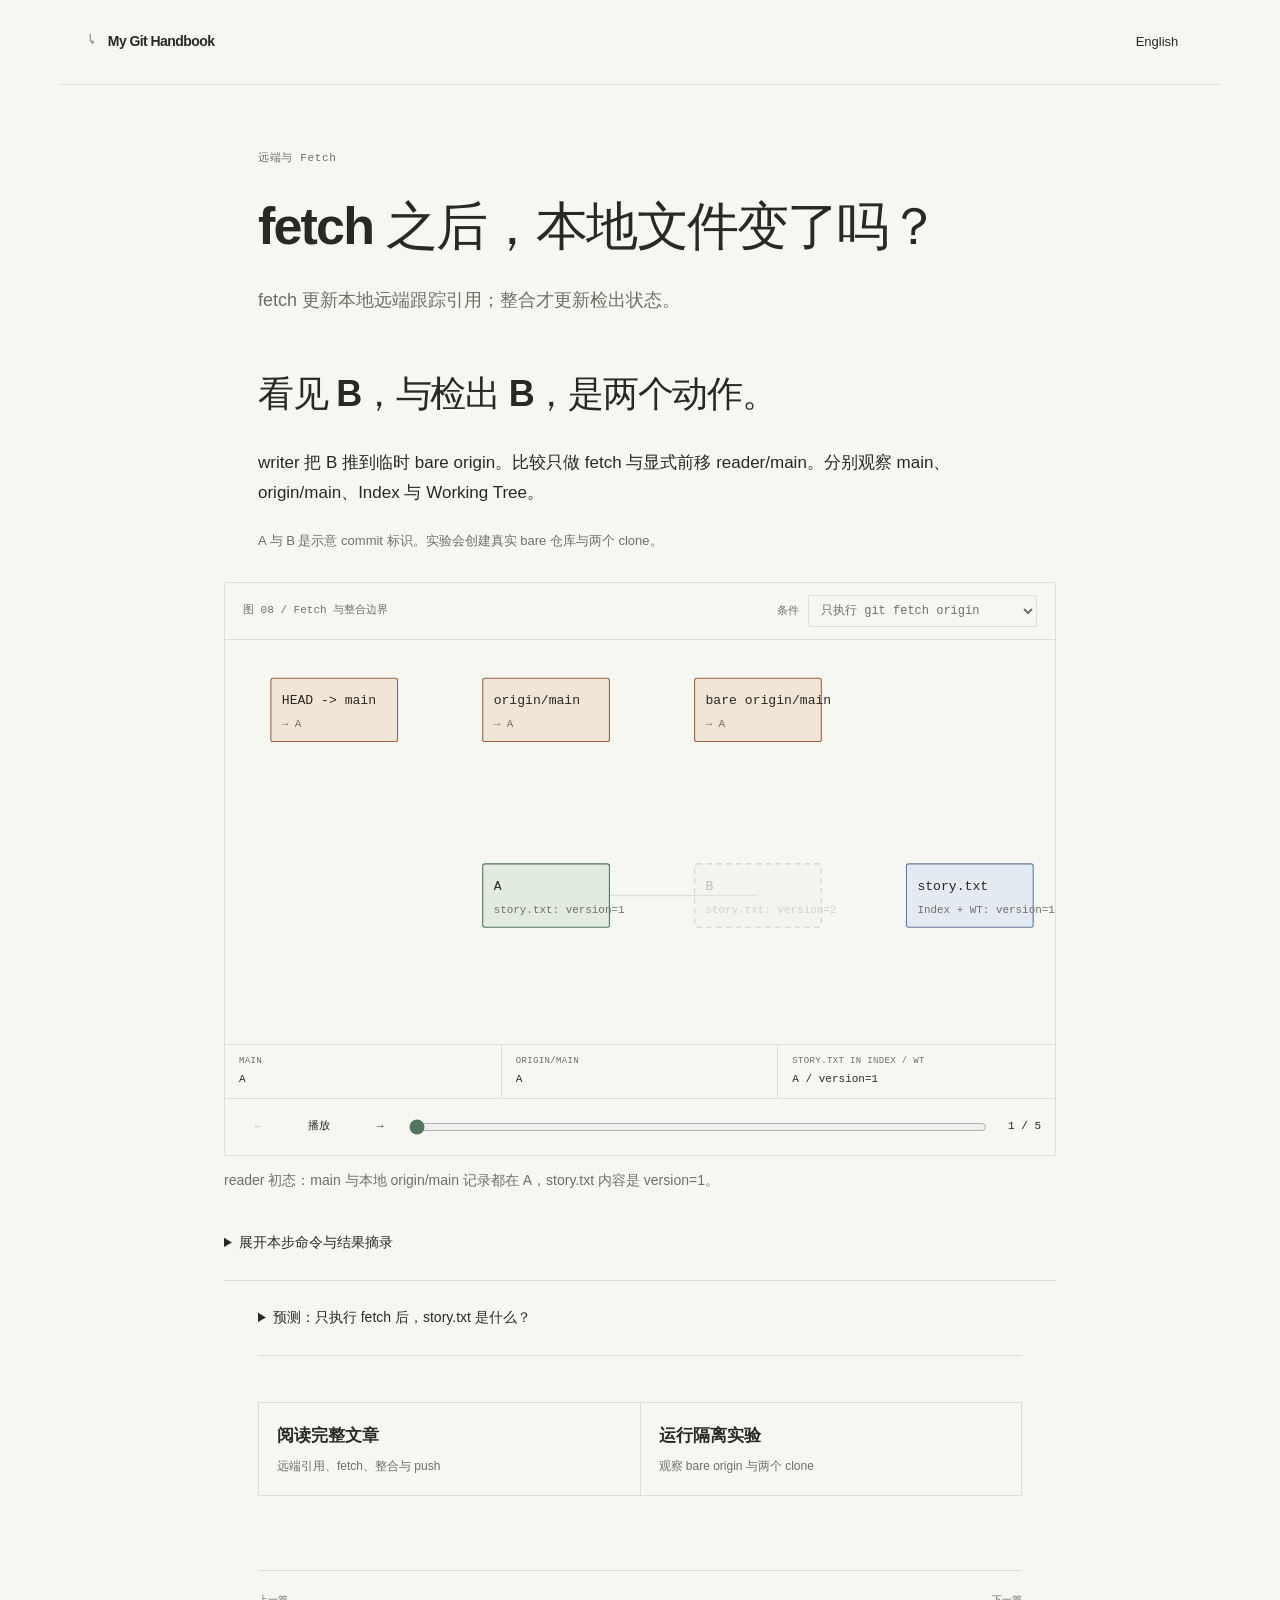
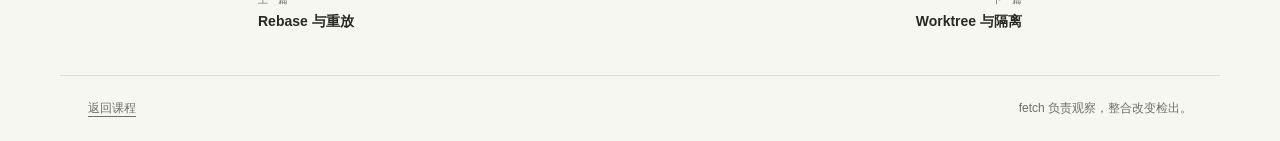
<file: interactive/git-mental-model/remote-and-fetch.html>
<!DOCTYPE html><html lang="zh-CN"><head>
<meta charset="utf-8"><meta name="viewport" content="width=device-width,initial-scale=1"><meta name="color-scheme" content="light dark">
<title>Fetch 之后，本地文件变了吗？ | My Git</title><meta name="description" content="区分远端仓库、origin/main、本地 main 与显式整合。">
<link rel="stylesheet" href="reading.css"><link rel="stylesheet" href="curriculum.css"><script src="curriculum.js" defer></script></head><body>
<a class="skip" href="#reading" data-en="Skip to reading">跳到正文</a><header class="site-nav"><a class="brand" href="index.html" data-course-link><span>↳</span> My Git Handbook</a><button class="language" type="button" aria-label="Switch language / 切换语言">English</button></header>
<main class="lesson-main" id="reading"><header class="lesson-header"><p class="eyebrow" data-en="Remote and fetch">远端与 Fetch</p><h1 data-en="Did fetch change your local files?">fetch 之后，本地文件变了吗？</h1><p class="intro" data-en="Fetch updates a local remote-tracking ref; integration updates your checked-out state.">fetch 更新本地远端跟踪引用；整合才更新检出状态。</p></header>
<section aria-labelledby="model-question"><h2 class="lesson-question" id="model-question" data-en="Seeing B and checking out B are separate actions.">看见 B，与检出 B，是两个动作。</h2><p data-en="A writer pushes B to a temporary bare origin. Compare stopping after fetch with explicitly fast-forwarding reader/main. Watch main, origin/main, the index, and the working tree separately.">writer 把 B 推到临时 bare origin。比较只做 fetch 与显式前移 reader/main。分别观察 main、origin/main、Index 与 Working Tree。</p><p class="model-note" data-en="A and B are illustrative commit labels. The lab creates a real bare repository and two real clones.">A 与 B 是示意 commit 标识。实验会创建真实 bare 仓库与两个 clone。</p>
<div class="curriculum-model" data-curriculum="remote" tabindex="0"><div class="no-js-model" data-en="Static model: after fetch, origin/main moves A -> B while main, index, and working tree stay at A/version=1. After explicit merge --ff-only origin/main, they move to B/version=2.">静态模型：fetch 后，origin/main 从 A 前移到 B，main、Index 与 Working Tree 仍在 A/version=1。显式执行 merge --ff-only origin/main 后，它们才到 B/version=2。</div></div>
<details class="question"><summary data-en="Predict: after fetch only, what does story.txt contain?">预测：只执行 fetch 后，story.txt 是什么？</summary><p data-en="version=1. origin/main records B locally, while the checked-out main, index, and working tree remain at A.">version=1。origin/main 在本地记录 B，但当前 main、Index 与 Working Tree 仍在 A。</p></details></section>
<nav class="lesson-links" aria-label="Article and lab"><a href="../../01-getting-started/git-mental-model-08-remote.md" data-link-en="../../01-getting-started/01-getting-started_en/git-mental-model-08-remote_en.md"><strong data-en="Read the complete chapter">阅读完整文章</strong><span data-en="Remote refs, fetch, integration, and push">远端引用、fetch、整合与 push</span></a><a href="../../labs/git-mental-model/08-remote/README.md"><strong data-en="Run the isolated lab">运行隔离实验</strong><span data-en="Observe a bare origin and two clones">观察 bare origin 与两个 clone</span></a></nav>
<nav class="lesson-nav" aria-label="Course navigation"><a href="rebase-and-replay.html" data-course-link><span data-en="Previous">上一篇</span><b data-en="Rebase and replay">Rebase 与重放</b></a><a href="worktree-and-isolation.html" data-course-link><span data-en="Next">下一篇</span><b data-en="Worktree and isolation">Worktree 与隔离</b></a></nav><noscript><style>.language{display:none}</style></noscript></main>
<footer><a href="index.html" data-course-link data-en="Back to the course">返回课程</a><span data-en="Fetch observes. Integration changes the checkout.">fetch 负责观察，整合改变检出。</span></footer></body></html>
</file>
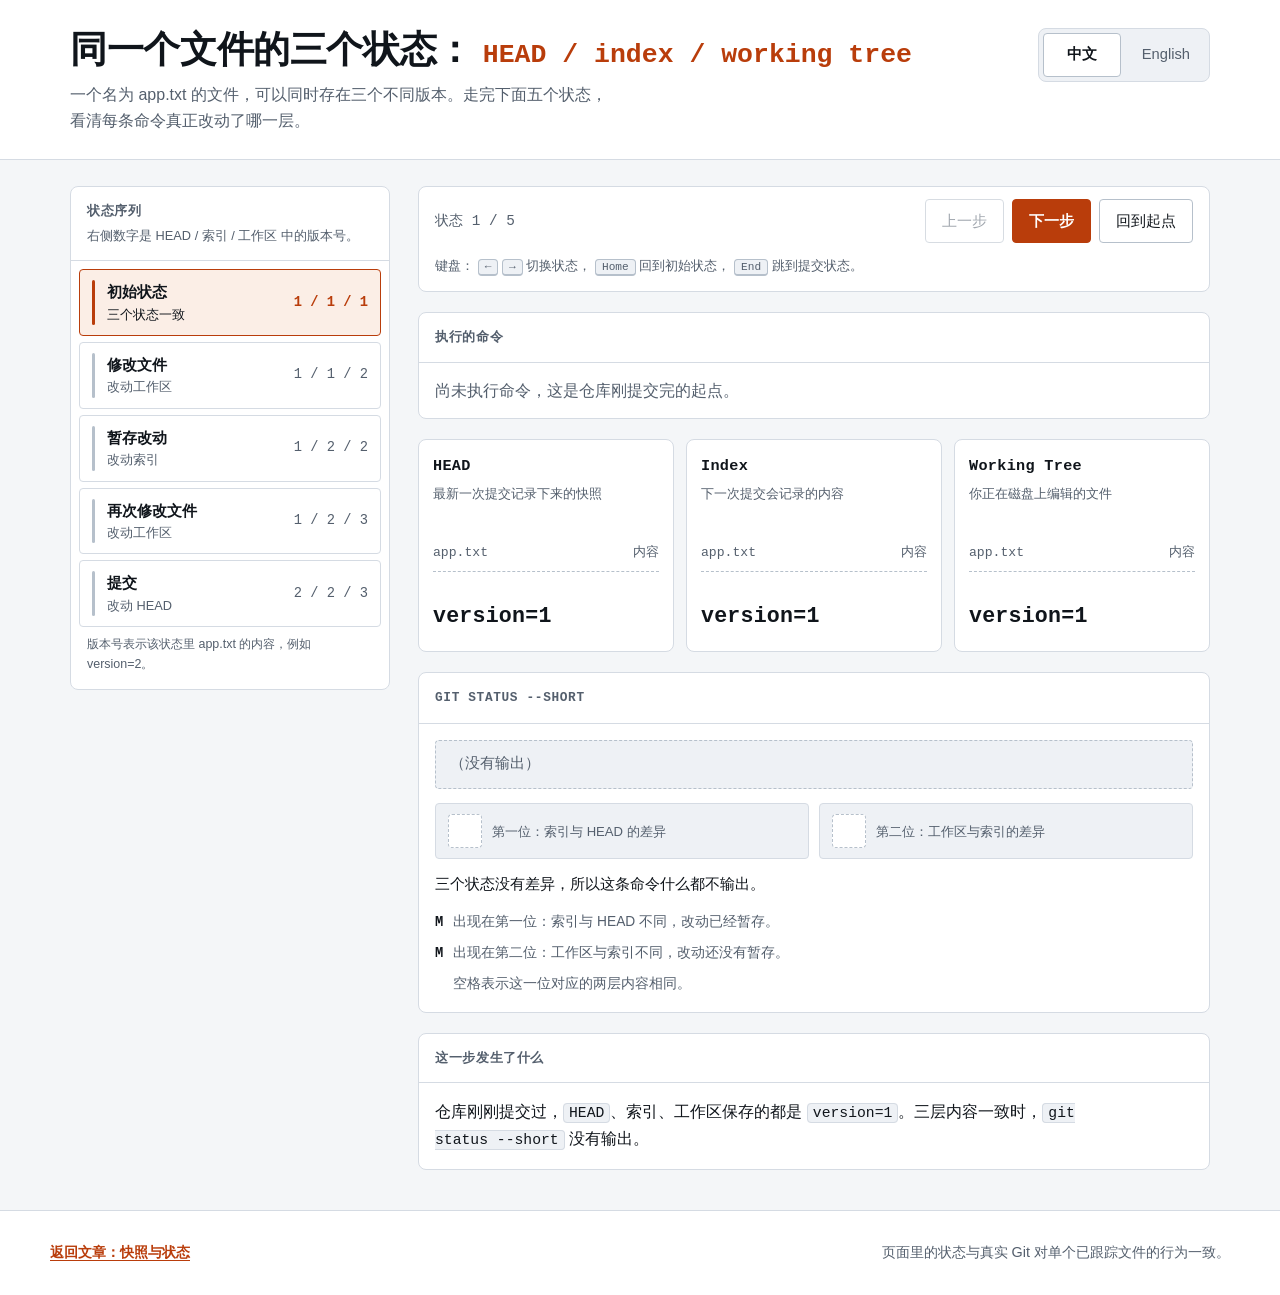
<file: interactive/git-mental-model/snapshots-and-state.html>
<!DOCTYPE html>
<html lang="zh-CN">
<head>
<meta charset="utf-8">
<meta name="viewport" content="width=device-width, initial-scale=1">
<meta name="color-scheme" content="light dark">
<title>快照与三个状态：HEAD、索引、工作区</title>
<meta name="description" content="交互式演示：同一个 app.txt 在 HEAD、索引、工作区中可以是三个不同版本。">
<style>
  :root {
    color-scheme: light dark;

    --bg: #f4f6f8;
    --panel: #ffffff;
    --panel-2: #eef1f5;
    --ink: #10151b;
    --muted: #545f6d;
    --line: #d5dbe3;
    --line-strong: #b6c0cb;
    --accent: #b93d0b;
    --accent-ink: #ffffff;
    --accent-soft: #fbeee6;

    --font-ui: -apple-system, BlinkMacSystemFont, "Segoe UI", "Noto Sans",
      "PingFang SC", "Hiragino Sans GB", "Microsoft YaHei", sans-serif;
    --font-mono: ui-monospace, SFMono-Regular, "SF Mono", Menlo, Consolas,
      "Liberation Mono", monospace;

    --r-s: 4px;
    --r-m: 8px;

    --shell: 1180px;
  }

  @media (prefers-color-scheme: dark) {
    :root {
      --bg: #0d1117;
      --panel: #151b23;
      --panel-2: #1b222b;
      --ink: #e6edf3;
      --muted: #9aa6b2;
      --line: #28313b;
      --line-strong: #3b4653;
      --accent: #fb923c;
      --accent-ink: #12171d;
      --accent-soft: #251d16;
    }
  }

  * { box-sizing: border-box; }

  html { -webkit-text-size-adjust: 100%; }

  body {
    margin: 0;
    background: var(--bg);
    color: var(--ink);
    font-family: var(--font-ui);
    font-size: 16px;
    line-height: 1.6;
    overflow-wrap: break-word;
  }

  code, kbd, pre, samp { font-family: var(--font-mono); }

  a { color: var(--accent); text-underline-offset: 3px; }
  a:hover { text-decoration-thickness: 2px; }

  :focus-visible {
    outline: 3px solid var(--accent);
    outline-offset: 2px;
    border-radius: var(--r-s);
  }

  .skip {
    position: absolute;
    left: -9999px;
    top: 8px;
    background: var(--panel);
    color: var(--ink);
    border: 1px solid var(--line-strong);
    border-radius: var(--r-s);
    padding: 10px 14px;
    z-index: 5;
  }
  .skip:focus { left: 16px; }

  .shell {
    max-width: var(--shell);
    margin: 0 auto;
    padding: 0 20px;
  }

  /* Masthead ------------------------------------------------------------- */

  .masthead {
    border-bottom: 1px solid var(--line);
    background: var(--panel);
  }

  .masthead__inner {
    display: flex;
    flex-wrap: wrap;
    align-items: flex-start;
    gap: 20px 32px;
    padding-top: 28px;
    padding-bottom: 26px;
  }

  .masthead__text { flex: 1 1 340px; min-width: 0; }

  h1 {
    margin: 0 0 10px;
    font-size: clamp(1.55rem, 1.15rem + 1.7vw, 2.3rem);
    line-height: 1.2;
    letter-spacing: -0.01em;
  }

  h1 .h1-file {
    font-family: var(--font-mono);
    font-size: 0.72em;
    color: var(--accent);
    letter-spacing: 0;
  }

  .deck {
    margin: 0;
    max-width: 62ch;
    color: var(--muted);
    font-size: 1rem;
  }

  .lang {
    display: flex;
    gap: 6px;
    padding: 4px;
    border: 1px solid var(--line);
    border-radius: var(--r-m);
    background: var(--panel-2);
    flex: 0 0 auto;
  }

  .lang button {
    min-height: 44px;
    min-width: 78px;
    padding: 0 14px;
    border: 1px solid transparent;
    border-radius: var(--r-s);
    background: transparent;
    color: var(--muted);
    font: inherit;
    font-size: 0.92rem;
    cursor: pointer;
    transition: background-color 120ms ease, color 120ms ease;
  }

  .lang button:hover { color: var(--ink); }

  .lang button[aria-pressed="true"] {
    background: var(--panel);
    border-color: var(--line-strong);
    color: var(--ink);
    font-weight: 600;
  }

  /* Layout --------------------------------------------------------------- */

  .layout {
    display: grid;
    grid-template-columns: 1fr;
    gap: 24px;
    padding-top: 26px;
    padding-bottom: 40px;
    align-items: start;
  }

  @media (min-width: 1000px) {
    .layout {
      grid-template-columns: minmax(260px, 320px) minmax(0, 1fr);
      gap: 28px;
    }
    .rail { position: sticky; top: 20px; }
  }

  .panel {
    background: var(--panel);
    border: 1px solid var(--line);
    border-radius: var(--r-m);
    min-width: 0;
  }

  .panel__head {
    padding: 14px 16px;
    border-bottom: 1px solid var(--line);
  }

  .panel__title {
    margin: 0;
    font-size: 0.8rem;
    font-weight: 700;
    letter-spacing: 0.05em;
    text-transform: uppercase;
    color: var(--muted);
  }

  .panel__hint {
    margin: 4px 0 0;
    font-size: 0.8rem;
    color: var(--muted);
  }

  /* Rail ----------------------------------------------------------------- */

  .steps {
    list-style: none;
    margin: 0;
    padding: 8px;
    display: grid;
    gap: 6px;
  }

  .step {
    display: grid;
    grid-template-columns: 3px minmax(0, 1fr) auto;
    align-items: center;
    gap: 0 12px;
    width: 100%;
    min-height: 56px;
    padding: 10px 12px;
    border: 1px solid var(--line);
    border-radius: var(--r-s);
    background: var(--panel);
    color: var(--ink);
    font: inherit;
    text-align: left;
    cursor: pointer;
    transition: border-color 140ms ease, background-color 140ms ease,
      transform 140ms ease;
  }

  .step::before {
    content: "";
    grid-column: 1;
    grid-row: 1 / span 2;
    align-self: stretch;
    background: var(--line-strong);
    border-radius: 2px;
    transition: background-color 140ms ease;
  }

  .step:hover { border-color: var(--line-strong); background: var(--panel-2); }

  .step[aria-current="step"] {
    border-color: var(--accent);
    background: var(--accent-soft);
  }

  .step[aria-current="step"]::before { background: var(--accent); }

  .step__label {
    grid-column: 2;
    grid-row: 1;
    font-weight: 600;
    font-size: 0.95rem;
  }

  .step__changes {
    grid-column: 2;
    grid-row: 2;
    font-size: 0.8rem;
    color: var(--muted);
  }

  .step[aria-current="step"] .step__changes { color: var(--ink); }

  .step__versions {
    grid-column: 3;
    grid-row: 1 / span 2;
    font-family: var(--font-mono);
    font-size: 0.86rem;
    color: var(--muted);
    white-space: nowrap;
  }

  .step[aria-current="step"] .step__versions { color: var(--accent); font-weight: 700; }

  .rail__legend {
    margin: 0;
    padding: 0 16px 14px;
    font-size: 0.78rem;
    color: var(--muted);
  }

  .rail__legend code { font-size: 0.95em; }

  /* Board ---------------------------------------------------------------- */

  .board { display: grid; gap: 20px; min-width: 0; }

  .toolbar {
    display: flex;
    flex-wrap: wrap;
    align-items: center;
    justify-content: space-between;
    gap: 12px;
    padding: 12px 16px;
  }

  .progress {
    margin: 0;
    font-family: var(--font-mono);
    font-size: 0.9rem;
    color: var(--muted);
  }

  .controls { display: flex; flex-wrap: wrap; gap: 8px; }

  .btn {
    min-height: 44px;
    min-width: 44px;
    padding: 0 16px;
    border: 1px solid var(--line-strong);
    border-radius: var(--r-s);
    background: var(--panel);
    color: var(--ink);
    font: inherit;
    font-size: 0.92rem;
    cursor: pointer;
    transition: background-color 120ms ease, border-color 120ms ease;
  }

  .btn:hover { background: var(--panel-2); }

  .btn[disabled] {
    cursor: not-allowed;
    color: var(--muted);
    opacity: 0.55;
    background: var(--panel);
  }

  .btn--primary {
    background: var(--accent);
    border-color: var(--accent);
    color: var(--accent-ink);
    font-weight: 600;
  }

  .btn--primary:hover { background: var(--accent); filter: brightness(1.08); }
  .btn--primary:focus-visible { outline-color: var(--ink); }
  .btn--primary[disabled] { background: var(--panel); color: var(--muted); border-color: var(--line-strong); filter: none; }

  /* Command -------------------------------------------------------------- */

  .command {
    margin: 0;
    padding: 16px;
    font-size: 0.98rem;
    line-height: 1.5;
    white-space: pre-wrap;
    word-break: break-word;
  }

  .command__prompt { color: var(--accent); font-weight: 700; }
  .command--idle { color: var(--muted); font-style: normal; }

  /* Columns -------------------------------------------------------------- */

  .columns {
    display: grid;
    grid-template-columns: 1fr;
    gap: 12px;
  }

  @media (min-width: 720px) {
    .columns { grid-template-columns: repeat(3, minmax(0, 1fr)); }
  }

  .column {
    display: flex;
    flex-direction: column;
    min-width: 0;
    padding: 14px;
    border: 1px solid var(--line);
    border-radius: var(--r-m);
    background: var(--panel);
    transition: border-color 200ms ease, background-color 200ms ease;
  }

  .column.is-changed {
    border-color: var(--accent);
    background: var(--accent-soft);
  }

  .column__name {
    margin: 0;
    font-family: var(--font-mono);
    font-size: 0.95rem;
    font-weight: 700;
    letter-spacing: 0.02em;
  }

  .column__role {
    margin: 4px 0 12px;
    font-size: 0.82rem;
    color: var(--muted);
    min-height: 2.6em;
  }

  .column__file {
    display: flex;
    align-items: baseline;
    justify-content: space-between;
    gap: 8px;
    padding-bottom: 8px;
    border-bottom: 1px dashed var(--line-strong);
    font-family: var(--font-mono);
    font-size: 0.82rem;
    color: var(--muted);
  }

  .column__value {
    margin: 0;
    padding: 14px 0 4px;
    font-family: var(--font-mono);
    font-size: clamp(1.05rem, 0.95rem + 0.6vw, 1.35rem);
    font-weight: 700;
    letter-spacing: 0.01em;
  }

  .column__flag {
    margin: 6px 0 0;
    font-size: 0.78rem;
    font-weight: 600;
    color: var(--accent);
  }

  .column__flag[hidden] { display: none; }

  @keyframes value-in {
    from { opacity: 0; transform: translateY(7px); }
    to { opacity: 1; transform: none; }
  }

  .column.is-animating .column__value { animation: value-in 320ms cubic-bezier(0.2, 0.7, 0.3, 1); }
  .column.is-animating .column__flag { animation: value-in 380ms cubic-bezier(0.2, 0.7, 0.3, 1); }

  /* Status --------------------------------------------------------------- */

  .status__body { padding: 16px; display: grid; gap: 14px; }

  .status__out {
    margin: 0;
    padding: 12px 14px;
    background: var(--panel-2);
    border: 1px solid var(--line);
    border-radius: var(--r-s);
    font-size: 0.98rem;
    white-space: pre;
    overflow-x: auto;
  }

  .status__out[hidden] { display: none; }

  .status__empty {
    margin: 0;
    padding: 12px 14px;
    background: var(--panel-2);
    border: 1px dashed var(--line-strong);
    border-radius: var(--r-s);
    color: var(--muted);
    font-family: var(--font-mono);
    font-size: 0.92rem;
  }

  .status__empty[hidden] { display: none; }

  .status__note { margin: 0; font-size: 0.92rem; }

  .codes {
    display: grid;
    grid-template-columns: repeat(2, minmax(0, 1fr));
    gap: 10px;
    margin: 0;
  }

  @media (max-width: 520px) {
    .codes { grid-template-columns: minmax(0, 1fr); }
  }

  .code-cell {
    display: flex;
    align-items: center;
    gap: 10px;
    padding: 10px 12px;
    border: 1px solid var(--line);
    border-radius: var(--r-s);
    background: var(--panel-2);
    min-width: 0;
  }

  .code-cell__char {
    order: -1;
    margin: 0;
    flex: 0 0 auto;
    display: inline-flex;
    align-items: center;
    justify-content: center;
    width: 34px;
    height: 34px;
    border: 1px solid var(--line-strong);
    border-radius: var(--r-s);
    background: var(--panel);
    font-family: var(--font-mono);
    font-size: 1.05rem;
    font-weight: 700;
  }

  .code-cell.is-empty .code-cell__char {
    border-style: dashed;
    color: var(--muted);
  }

  .code-cell.is-set .code-cell__char {
    border-color: var(--accent);
    color: var(--accent);
  }

  .code-cell__label { font-size: 0.82rem; color: var(--muted); min-width: 0; }

  .legend {
    margin: 0;
    display: grid;
    gap: 8px;
    font-size: 0.86rem;
  }

  .legend div { display: grid; grid-template-columns: auto minmax(0, 1fr); gap: 10px; align-items: baseline; }

  .legend dt {
    font-family: var(--font-mono);
    font-weight: 700;
    white-space: nowrap;
  }

  .legend dd { margin: 0; color: var(--muted); }

  /* Explanation ---------------------------------------------------------- */

  .readout__body { padding: 16px; }

  .readout__text { margin: 0; font-size: 1rem; max-width: 72ch; }

  .readout__text code {
    padding: 1px 5px;
    border: 1px solid var(--line);
    border-radius: var(--r-s);
    background: var(--panel-2);
    font-size: 0.92em;
  }

  .keyhint {
    margin: 0;
    padding: 0 16px 14px;
    font-size: 0.82rem;
    color: var(--muted);
  }

  kbd {
    padding: 1px 6px;
    border: 1px solid var(--line-strong);
    border-bottom-width: 2px;
    border-radius: var(--r-s);
    background: var(--panel-2);
    font-size: 0.85em;
  }

  /* noscript ------------------------------------------------------------- */

  .fallback {
    margin: 20px 0 0;
    padding: 16px;
    border: 1px solid var(--accent);
    border-radius: var(--r-m);
    background: var(--accent-soft);
  }

  .fallback p { margin: 0 0 10px; }
  .fallback p:last-child { margin-bottom: 0; }

  .fallback__scroll {
    overflow-x: auto;
    margin-bottom: 10px;
  }

  .fallback table {
    width: 100%;
    min-width: 520px;
    border-collapse: collapse;
    font-size: 0.86rem;
  }

  .fallback th, .fallback td {
    padding: 6px 8px;
    border: 1px solid var(--line-strong);
    text-align: left;
    vertical-align: top;
  }

  .fallback td { font-family: var(--font-mono); }

  /* Footer --------------------------------------------------------------- */

  .colophon {
    border-top: 1px solid var(--line);
    background: var(--panel);
  }

  .colophon__inner {
    display: flex;
    flex-wrap: wrap;
    gap: 10px 24px;
    align-items: center;
    justify-content: space-between;
    padding: 20px 0;
    font-size: 0.9rem;
    color: var(--muted);
  }

  .colophon__note { margin: 0; max-width: 46ch; }

  .back-link {
    display: inline-flex;
    align-items: center;
    min-height: 44px;
    font-weight: 600;
  }

  .visually-hidden {
    position: absolute;
    width: 1px;
    height: 1px;
    margin: -1px;
    padding: 0;
    overflow: hidden;
    clip: rect(0 0 0 0);
    clip-path: inset(50%);
    white-space: nowrap;
    border: 0;
  }

  @media (prefers-reduced-motion: reduce) {
    *, *::before, *::after {
      animation-duration: 0.001ms !important;
      animation-iteration-count: 1 !important;
      transition-duration: 0.001ms !important;
      scroll-behavior: auto !important;
    }
  }
</style>
</head>
<body>

<a class="skip" href="#board" data-en="Skip to the interactive demo">跳到交互演示</a>

<header class="masthead">
  <div class="shell masthead__inner">
    <div class="masthead__text">
      <h1>
        <span data-en="Three states of one file:">同一个文件的三个状态：</span>
        <span class="h1-file">HEAD / index / working tree</span>
      </h1>
      <p class="deck" data-en="One file named app.txt can hold three different versions at the same time. Step through five states and watch which state each command actually changes.">一个名为 app.txt 的文件，可以同时存在三个不同版本。走完下面五个状态，看清每条命令真正改动了哪一层。</p>
    </div>
    <div class="lang" role="group" aria-label="Language / 语言">
      <button type="button" id="lang-zh" aria-pressed="true" lang="zh-CN">中文</button>
      <button type="button" id="lang-en" aria-pressed="false" lang="en">English</button>
    </div>
  </div>
</header>

<div class="shell">
  <noscript>
    <div class="fallback">
      <p data-en="JavaScript is disabled, so this page shows the initial state only: HEAD, the index, and the working tree all hold version=1. The full five-state walkthrough is listed below."><strong>提示：</strong>浏览器停用了 JavaScript，页面只显示初始状态：HEAD、索引、工作区都是 version=1。完整的五个状态见下表。</p>
      <div class="fallback__scroll">
      <table>
        <caption class="visually-hidden">五个状态对照表 / Five states</caption>
        <thead>
          <tr>
            <th scope="col">命令 / Command</th>
            <th scope="col">HEAD</th>
            <th scope="col">Index</th>
            <th scope="col">Working Tree</th>
            <th scope="col">git status --short</th>
          </tr>
        </thead>
        <tbody>
          <tr><td>(初始状态 / initial)</td><td>version=1</td><td>version=1</td><td>version=1</td><td>(无输出 / no output)</td></tr>
          <tr><td>printf 'version=2\n' &gt; app.txt</td><td>version=1</td><td>version=1</td><td>version=2</td><td>" M app.txt"</td></tr>
          <tr><td>git add app.txt</td><td>version=1</td><td>version=2</td><td>version=2</td><td>"M  app.txt"</td></tr>
          <tr><td>printf 'version=3\n' &gt; app.txt</td><td>version=1</td><td>version=2</td><td>version=3</td><td>"MM app.txt"</td></tr>
          <tr><td>git commit -m 'record version 2'</td><td>version=2</td><td>version=2</td><td>version=3</td><td>" M app.txt"</td></tr>
        </tbody>
      </table>
      </div>
      <p data-en="The last row is the point of this page: the commit records the snapshot held in the index, and the newer working-tree edit stays uncommitted.">最后一行是这个页面的重点：提交记录的是索引里的快照，后来在工作区里做的修改没有进入这次提交。</p>
    </div>
  </noscript>

  <div class="layout">

    <nav class="panel rail" aria-label="状态步骤 / State steps">
      <div class="panel__head">
        <h2 class="panel__title" data-en="States">状态序列</h2>
        <p class="panel__hint" data-en="Right column: version in HEAD / index / working tree.">右侧数字是 HEAD / 索引 / 工作区 中的版本号。</p>
      </div>
      <ol class="steps" id="steps">
        <li>
          <button type="button" class="step" data-step="0" aria-current="step">
            <span class="step__label" data-en="Initial state">初始状态</span>
            <span class="step__changes" data-en="All three states match">三个状态一致</span>
            <span class="step__versions" aria-hidden="true">1 / 1 / 1</span>
          </button>
        </li>
        <li>
          <button type="button" class="step" data-step="1">
            <span class="step__label" data-en="Edit the file">修改文件</span>
            <span class="step__changes" data-en="Changes the working tree">改动工作区</span>
            <span class="step__versions" aria-hidden="true">1 / 1 / 2</span>
          </button>
        </li>
        <li>
          <button type="button" class="step" data-step="2">
            <span class="step__label" data-en="Stage the change">暂存改动</span>
            <span class="step__changes" data-en="Changes the index">改动索引</span>
            <span class="step__versions" aria-hidden="true">1 / 2 / 2</span>
          </button>
        </li>
        <li>
          <button type="button" class="step" data-step="3">
            <span class="step__label" data-en="Edit the file again">再次修改文件</span>
            <span class="step__changes" data-en="Changes the working tree">改动工作区</span>
            <span class="step__versions" aria-hidden="true">1 / 2 / 3</span>
          </button>
        </li>
        <li>
          <button type="button" class="step" data-step="4">
            <span class="step__label" data-en="Commit">提交</span>
            <span class="step__changes" data-en="Changes HEAD">改动 HEAD</span>
            <span class="step__versions" aria-hidden="true">2 / 2 / 3</span>
          </button>
        </li>
      </ol>
      <p class="rail__legend" data-en="The version number is the content of app.txt in that state, for example version=2.">版本号表示该状态里 app.txt 的内容，例如 version=2。</p>
    </nav>

    <main class="board" id="board" tabindex="-1">

      <section class="panel" aria-labelledby="toolbar-title">
        <h2 class="visually-hidden" id="toolbar-title">导航 / Navigation</h2>
        <div class="toolbar">
          <p class="progress" id="progress">状态 1 / 5</p>
          <div class="controls">
            <button type="button" class="btn" id="btn-prev" disabled data-en="Previous">上一步</button>
            <button type="button" class="btn btn--primary" id="btn-next" data-en="Next">下一步</button>
            <button type="button" class="btn" id="btn-reset" data-en="Reset">回到起点</button>
          </div>
        </div>
        <p class="keyhint">
          <span data-en="Keyboard:">键盘：</span>
          <kbd>&larr;</kbd> <kbd>&rarr;</kbd>
          <span data-en="move between states,">切换状态，</span>
          <kbd>Home</kbd>
          <span data-en="jumps to the initial state,">回到初始状态，</span>
          <kbd>End</kbd>
          <span data-en="jumps to the commit state.">跳到提交状态。</span>
        </p>
      </section>

      <section class="panel" aria-labelledby="command-title">
        <div class="panel__head">
          <h2 class="panel__title" id="command-title" data-en="Command">执行的命令</h2>
        </div>
        <p class="command" id="command"><span class="command--idle">尚未执行命令，这是仓库刚提交完的起点。</span></p>
      </section>

      <section aria-labelledby="columns-title">
        <h2 class="visually-hidden" id="columns-title">三个状态 / Three states</h2>
        <div class="columns">
          <article class="column" id="col-head">
            <h3 class="column__name">HEAD</h3>
            <p class="column__role" data-en="Snapshot recorded by the latest commit">最新一次提交记录下来的快照</p>
            <p class="column__file"><span>app.txt</span><span data-en="content" class="column__filenote">内容</span></p>
            <p class="column__value">version=1</p>
            <p class="column__flag" hidden data-en="Updated by this command">这条命令更新了它</p>
          </article>
          <article class="column" id="col-index">
            <h3 class="column__name">Index</h3>
            <p class="column__role" data-en="What the next commit will record">下一次提交会记录的内容</p>
            <p class="column__file"><span>app.txt</span><span data-en="content" class="column__filenote">内容</span></p>
            <p class="column__value">version=1</p>
            <p class="column__flag" hidden data-en="Updated by this command">这条命令更新了它</p>
          </article>
          <article class="column" id="col-work">
            <h3 class="column__name">Working Tree</h3>
            <p class="column__role" data-en="The file you are editing on disk">你正在磁盘上编辑的文件</p>
            <p class="column__file"><span>app.txt</span><span data-en="content" class="column__filenote">内容</span></p>
            <p class="column__value">version=1</p>
            <p class="column__flag" hidden data-en="Updated by this command">这条命令更新了它</p>
          </article>
        </div>
      </section>

      <section class="panel" aria-labelledby="status-title">
        <div class="panel__head">
          <h2 class="panel__title" id="status-title"><code>git status --short</code></h2>
        </div>
        <div class="status__body">
          <pre class="status__out" id="status-out" hidden><code></code></pre>
          <p class="status__empty" id="status-empty" data-en="(no output)">（没有输出）</p>
          <dl class="codes">
            <div class="code-cell is-empty" id="code-1">
              <dt class="code-cell__label" data-en="Position 1: index vs HEAD">第一位：索引与 HEAD 的差异</dt>
              <dd class="code-cell__char"><span id="code-1-char"></span><span class="visually-hidden" id="code-1-sr">空格</span></dd>
            </div>
            <div class="code-cell is-empty" id="code-2">
              <dt class="code-cell__label" data-en="Position 2: working tree vs index">第二位：工作区与索引的差异</dt>
              <dd class="code-cell__char"><span id="code-2-char"></span><span class="visually-hidden" id="code-2-sr">空格</span></dd>
            </div>
          </dl>
          <p class="status__note" id="status-note">三个状态没有差异，所以这条命令什么都不输出。</p>
          <dl class="legend">
            <div>
              <dt>M<span class="visually-hidden" data-en=" in position 1">，第一位</span></dt>
              <dd data-en="in position 1: the index differs from HEAD, the change is staged.">出现在第一位：索引与 HEAD 不同，改动已经暂存。</dd>
            </div>
            <div>
              <dt>M<span class="visually-hidden" data-en=" in position 2">，第二位</span></dt>
              <dd data-en="in position 2: the working tree differs from the index, the change is not staged.">出现在第二位：工作区与索引不同，改动还没有暂存。</dd>
            </div>
            <div>
              <dt><span aria-hidden="true">&nbsp;</span><span class="visually-hidden" data-en="space">空格</span></dt>
              <dd data-en="A space in either position means there is no difference on that side.">空格表示这一位对应的两层内容相同。</dd>
            </div>
          </dl>
        </div>
      </section>

      <section class="panel" aria-labelledby="readout-title">
        <div class="panel__head">
          <h2 class="panel__title" id="readout-title" data-en="What changed">这一步发生了什么</h2>
        </div>
        <div class="readout__body">
          <p class="readout__text" id="readout" aria-live="polite">仓库刚刚提交过，HEAD、索引、工作区保存的都是 version=1。三层内容一致时，git status --short 没有输出。</p>
        </div>
      </section>

    </main>
  </div>
</div>

<footer class="colophon">
  <div class="shell colophon__inner">
    <a class="back-link" id="back-link" href="../../01-getting-started/git-mental-model-01-snapshots.md" data-en="Back to the article: snapshots and state">返回文章：快照与状态</a>
    <p class="colophon__note" data-en="The states here follow real Git behavior for one tracked file.">页面里的状态与真实 Git 对单个已跟踪文件的行为一致。</p>
  </div>
</footer>

<script>
(function () {
  "use strict";

  var STEPS = [
    {
      command: null,
      idle: {
        zh: "尚未执行命令，这是仓库刚提交完的起点。",
        en: "No command run yet. This is the starting point right after a commit."
      },
      head: "version=1",
      index: "version=1",
      work: "version=1",
      changed: [],
      status: "",
      codes: ["", ""],
      note: {
        zh: "三个状态没有差异，所以这条命令什么都不输出。",
        en: "The three states hold the same content, so the command prints nothing."
      },
      readout: {
        zh: "仓库刚刚提交过，`HEAD`、索引、工作区保存的都是 `version=1`。三层内容一致时，`git status --short` 没有输出。",
        en: "The repository was just committed, so `HEAD`, the index, and the working tree all hold `version=1`. When the three layers match, `git status --short` prints nothing."
      }
    },
    {
      command: "printf 'version=2\\n' > app.txt",
      head: "version=1",
      index: "version=1",
      work: "version=2",
      changed: ["work"],
      status: " M app.txt",
      codes: ["", "M"],
      note: {
        zh: "第一位是空格，第二位是 M：改动还没有暂存。",
        en: "Position 1 is a space and position 2 is M: the change is not staged yet."
      },
      readout: {
        zh: "改写文件只动了工作区。索引和 `HEAD` 仍然是 `version=1`，所以短状态的第二位出现 `M`，表示存在未暂存的修改。",
        en: "Rewriting the file only touched the working tree. The index and `HEAD` still hold `version=1`, so position 2 of the short status shows `M`, meaning there is an unstaged change."
      }
    },
    {
      command: "git add app.txt",
      head: "version=1",
      index: "version=2",
      work: "version=2",
      changed: ["index"],
      status: "M  app.txt",
      codes: ["M", ""],
      note: {
        zh: "第一位是 M，第二位是空格：改动已经进入索引。",
        en: "Position 1 is M and position 2 is a space: the change is now in the index."
      },
      readout: {
        zh: "`git add` 把工作区当前的内容复制进索引，索引变成 `version=2`。第一位变成 `M`，表示索引与 `HEAD` 有差异；第二位回到空格，表示工作区与索引已经一致。",
        en: "`git add` copies the current working-tree content into the index, so the index becomes `version=2`. Position 1 turns into `M` because the index now differs from `HEAD`, and position 2 returns to a space because the working tree matches the index."
      }
    },
    {
      command: "printf 'version=3\\n' > app.txt",
      head: "version=1",
      index: "version=2",
      work: "version=3",
      changed: ["work"],
      status: "MM app.txt",
      codes: ["M", "M"],
      note: {
        zh: "两位都是 M：索引和工作区各自都有差异。",
        en: "Both positions are M: the index and the working tree each carry a difference."
      },
      readout: {
        zh: "第三次改写同样只影响工作区，索引仍然停在 `version=2`。两位都是 `M`：索引相对 `HEAD` 有差异，工作区相对索引也有差异。这时同一个文件在三层里是三个版本。",
        en: "The third edit again touches only the working tree, while the index stays at `version=2`. Both positions show `M`: the index differs from `HEAD`, and the working tree differs from the index. One file now holds three versions across the three layers."
      }
    },
    {
      command: "git commit -m 'record version 2'",
      head: "version=2",
      index: "version=2",
      work: "version=3",
      changed: ["head"],
      status: " M app.txt",
      codes: ["", "M"],
      note: {
        zh: "第一位回到空格，第二位是 M：只剩工作区里的 version=3 还没有暂存。",
        en: "Position 1 returns to a space and position 2 is M: only the version=3 edit in the working tree is still unstaged."
      },
      readout: {
        zh: "`git commit` 记录的是索引里的快照，所以这次提交的内容是 `version=2`，`HEAD` 前进到 `version=2`。工作区里的 `version=3` 没有进入这次提交，它依然是未暂存的修改，要再执行一次 `git add` 才会被下一个提交记录。",
        en: "`git commit` records the snapshot held in the index, so the new commit contains `version=2` and `HEAD` moves to `version=2`. The `version=3` edit in the working tree stayed out of this commit and remains an unstaged change until you run `git add` again."
      }
    }
  ];

  var SPACE_WORD = { zh: "空格", en: "space" };

  var els = {
    steps: Array.prototype.slice.call(document.querySelectorAll(".step")),
    progress: document.getElementById("progress"),
    prev: document.getElementById("btn-prev"),
    next: document.getElementById("btn-next"),
    reset: document.getElementById("btn-reset"),
    command: document.getElementById("command"),
    statusOut: document.getElementById("status-out"),
    statusEmpty: document.getElementById("status-empty"),
    statusNote: document.getElementById("status-note"),
    readout: document.getElementById("readout"),
    backLink: document.getElementById("back-link"),
    langZh: document.getElementById("lang-zh"),
    langEn: document.getElementById("lang-en"),
    codes: [
      {
        box: document.getElementById("code-1"),
        char: document.getElementById("code-1-char"),
        sr: document.getElementById("code-1-sr")
      },
      {
        box: document.getElementById("code-2"),
        char: document.getElementById("code-2-char"),
        sr: document.getElementById("code-2-sr")
      }
    ],
    columns: {
      head: document.getElementById("col-head"),
      index: document.getElementById("col-index"),
      work: document.getElementById("col-work")
    }
  };

  var TITLES = {
    zh: "快照与三个状态：HEAD、索引、工作区",
    en: "Snapshots and three states: HEAD, index, working tree"
  };

  var lang = "zh";
  var current = 0;

  function pick(pair) {
    return lang === "en" ? pair.en : pair.zh;
  }

  /* Renders text where `backticks` become inline code elements. */
  function renderRich(target, text) {
    target.textContent = "";
    var parts = text.split("`");
    for (var i = 0; i < parts.length; i += 1) {
      if (!parts[i]) { continue; }
      if (i % 2 === 1) {
        var code = document.createElement("code");
        code.textContent = parts[i];
        target.appendChild(code);
      } else {
        target.appendChild(document.createTextNode(parts[i]));
      }
    }
  }

  function renderCommand(step) {
    els.command.textContent = "";
    if (!step.command) {
      var idle = document.createElement("span");
      idle.className = "command--idle";
      idle.textContent = pick(step.idle);
      els.command.appendChild(idle);
      return;
    }
    var prompt = document.createElement("span");
    prompt.className = "command__prompt";
    prompt.textContent = "$ ";
    els.command.appendChild(prompt);
    els.command.appendChild(document.createTextNode(step.command));
  }

  function renderStatus(step) {
    if (step.status) {
      els.statusOut.hidden = false;
      els.statusOut.firstChild.textContent = step.status;
      els.statusEmpty.hidden = true;
    } else {
      els.statusOut.hidden = true;
      els.statusOut.firstChild.textContent = "";
      els.statusEmpty.hidden = false;
    }

    for (var i = 0; i < els.codes.length; i += 1) {
      var value = step.codes[i];
      var cell = els.codes[i];
      cell.char.textContent = value;
      cell.sr.textContent = value ? value : pick(SPACE_WORD);
      cell.box.classList.toggle("is-set", Boolean(value));
      cell.box.classList.toggle("is-empty", !value);
    }

    els.statusNote.textContent = pick(step.note);
  }

  function renderColumns(step, animate) {
    var keys = ["head", "index", "work"];
    for (var i = 0; i < keys.length; i += 1) {
      var key = keys[i];
      var col = els.columns[key];
      var value = col.querySelector(".column__value");
      var flag = col.querySelector(".column__flag");
      var changed = step.changed.indexOf(key) !== -1;

      value.textContent = step[key];
      flag.hidden = !changed;
      col.classList.toggle("is-changed", changed);
      col.classList.remove("is-animating");

      if (changed && animate) {
        /* Force a reflow so the animation restarts on every transition. */
        void col.offsetWidth;
        col.classList.add("is-animating");
      }
    }
  }

  function renderNav() {
    for (var i = 0; i < els.steps.length; i += 1) {
      if (i === current) {
        els.steps[i].setAttribute("aria-current", "step");
      } else {
        els.steps[i].removeAttribute("aria-current");
      }
    }
    els.prev.disabled = current === 0;
    els.next.disabled = current === STEPS.length - 1;
    els.progress.textContent = lang === "en"
      ? "State " + (current + 1) + " of " + STEPS.length
      : "状态 " + (current + 1) + " / " + STEPS.length;
  }

  /* Keeps focus usable when the focused control becomes disabled or stale. */
  function restoreFocus(active) {
    if (!active || active === document.body) { return; }
    if (active === els.next && els.next.disabled) { els.prev.focus(); return; }
    if (active === els.prev && els.prev.disabled) { els.next.focus(); return; }
    if (active.classList && active.classList.contains("step")) {
      els.steps[current].focus();
    }
  }

  function render(animate) {
    var active = document.activeElement;
    var step = STEPS[current];
    renderCommand(step);
    renderColumns(step, animate);
    renderStatus(step);
    renderRich(els.readout, pick(step.readout));
    renderNav();
    restoreFocus(active);
  }

  function goTo(index) {
    var next = Math.min(Math.max(index, 0), STEPS.length - 1);
    if (next === current) { return; }
    current = next;
    render(true);
  }

  function setLang(nextLang) {
    lang = nextLang;
    document.documentElement.lang = lang === "en" ? "en" : "zh-CN";
    document.title = lang === "en" ? TITLES.en : TITLES.zh;
    els.langZh.setAttribute("aria-pressed", String(lang === "zh"));
    els.langEn.setAttribute("aria-pressed", String(lang === "en"));

    var swappable = document.querySelectorAll("[data-en]");
    for (var i = 0; i < swappable.length; i += 1) {
      var el = swappable[i];
      if (!el.dataset.zh) { el.dataset.zh = el.textContent; }
      el.textContent = lang === "en" ? el.dataset.en : el.dataset.zh;
    }

    render(false);
  }

  for (var i = 0; i < els.steps.length; i += 1) {
    (function (button) {
      button.addEventListener("click", function () {
        goTo(Number(button.dataset.step));
      });
    })(els.steps[i]);
  }

  els.prev.addEventListener("click", function () { goTo(current - 1); });
  els.next.addEventListener("click", function () { goTo(current + 1); });
  els.reset.addEventListener("click", function () { goTo(0); });
  els.langZh.addEventListener("click", function () { setLang("zh"); });
  els.langEn.addEventListener("click", function () { setLang("en"); });

  document.addEventListener("keydown", function (event) {
    if (event.altKey || event.ctrlKey || event.metaKey) { return; }
    var handled = true;
    switch (event.key) {
      case "ArrowLeft": goTo(current - 1); break;
      case "ArrowRight": goTo(current + 1); break;
      case "Home": goTo(0); break;
      case "End": goTo(STEPS.length - 1); break;
      default: handled = false;
    }
    if (handled) { event.preventDefault(); }
  });

  /* The noscript fallback keeps its own copy, so only live UI is rendered. */
  render(false);
})();
</script>

</body>
</html>
</file>
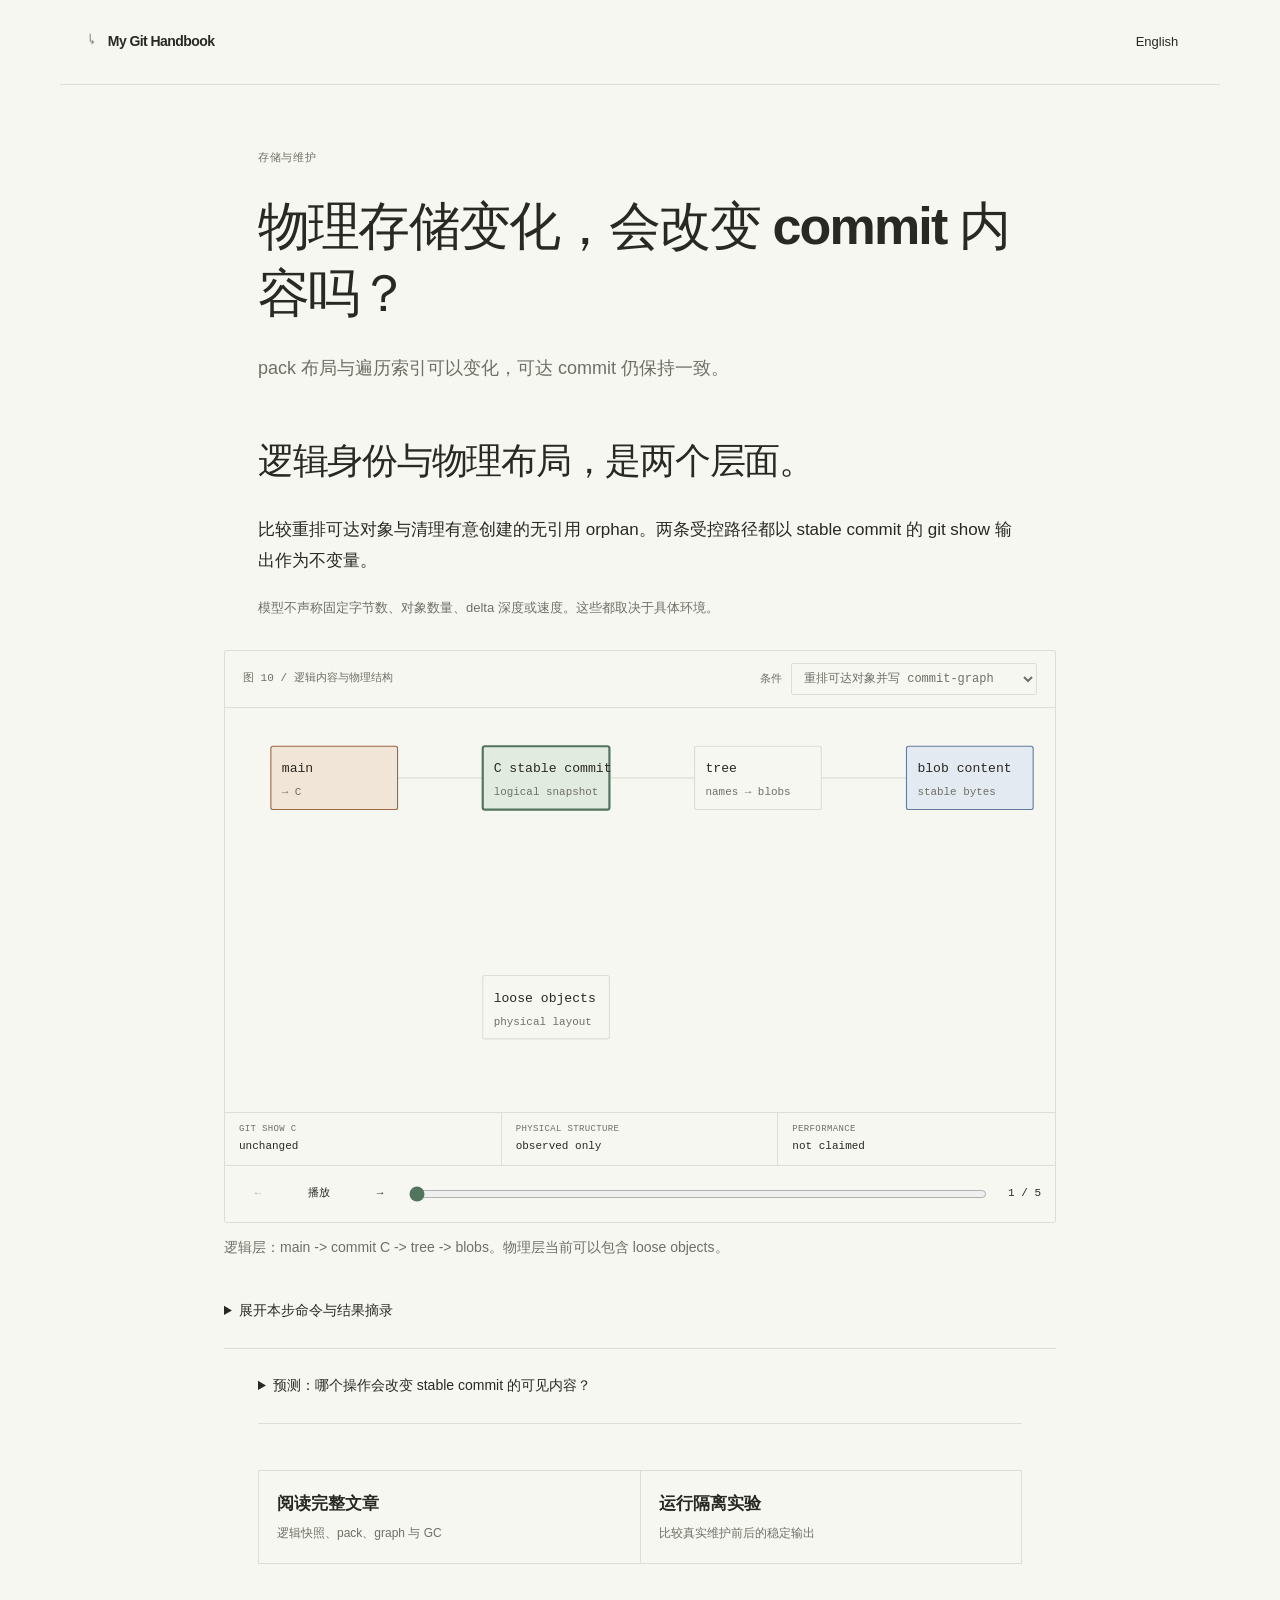
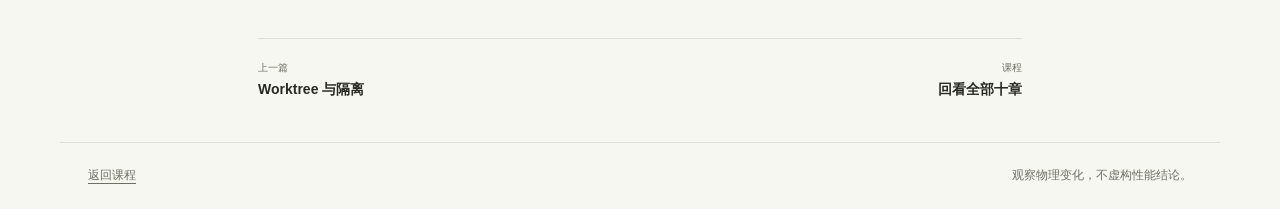
<file: interactive/git-mental-model/storage-and-maintenance.html>
<!DOCTYPE html><html lang="zh-CN"><head>
<meta charset="utf-8"><meta name="viewport" content="width=device-width,initial-scale=1"><meta name="color-scheme" content="light dark">
<title>存储变化，会改变 commit 内容吗？ | My Git</title><meta name="description" content="区分 Git 逻辑快照、物理 pack、commit-graph 与 GC 可达性边界。">
<link rel="stylesheet" href="reading.css"><link rel="stylesheet" href="curriculum.css"><script src="curriculum.js" defer></script></head><body>
<a class="skip" href="#reading" data-en="Skip to reading">跳到正文</a><header class="site-nav"><a class="brand" href="index.html" data-course-link><span>↳</span> My Git Handbook</a><button class="language" type="button" aria-label="Switch language / 切换语言">English</button></header>
<main class="lesson-main" id="reading"><header class="lesson-header"><p class="eyebrow" data-en="Storage and maintenance">存储与维护</p><h1 data-en="Can physical storage change commit content?">物理存储变化，会改变 commit 内容吗？</h1><p class="intro" data-en="Pack layout and traversal indexes can change while a reachable commit stays identical.">pack 布局与遍历索引可以变化，可达 commit 仍保持一致。</p></header>
<section aria-labelledby="model-question"><h2 class="lesson-question" id="model-question" data-en="Logical identity and physical layout are different layers.">逻辑身份与物理布局，是两个层面。</h2><p data-en="Compare repacking reachable objects with pruning an intentionally unreferenced orphan. The stable commit’s git show output is the invariant across both controlled paths.">比较重排可达对象与清理有意创建的无引用 orphan。两条受控路径都以 stable commit 的 git show 输出作为不变量。</p><p class="model-note" data-en="The model makes no fixed claim about bytes, object counts, delta depth, or speed. Those are environment-specific observations.">模型不声称固定字节数、对象数量、delta 深度或速度。这些都取决于具体环境。</p>
<div class="curriculum-model" data-curriculum="storage" tabindex="0"><div class="no-js-model" data-en="Static model: repack, commit-graph write, and gc --no-prune may change physical structures while git show C remains identical. An unreferenced orphan can be removed by explicit prune in the disposable lab; reachable C remains.">静态模型：repack、commit-graph write 与 gc --no-prune 可能改变物理结构，git show C 保持完全一致。可删除实验库中，无引用 orphan 可被显式 prune 清理；可达的 C 保留。</div></div>
<details class="question"><summary data-en="Predict: which operation changes the stable commit’s visible content?">预测：哪个操作会改变 stable commit 的可见内容？</summary><p data-en="None of the modeled maintenance operations. The lab compares git show C byte for byte before and after while separately observing pack, graph, and orphan removal.">模型中的维护操作都不会。实验逐字节比较维护前后的 git show C，同时分别观察 pack、graph 与 orphan 清理。</p></details></section>
<nav class="lesson-links" aria-label="Article and lab"><a href="../../01-getting-started/git-mental-model-10-storage.md" data-link-en="../../01-getting-started/01-getting-started_en/git-mental-model-10-storage_en.md"><strong data-en="Read the complete chapter">阅读完整文章</strong><span data-en="Logical snapshots, packs, graphs, and GC">逻辑快照、pack、graph 与 GC</span></a><a href="../../labs/git-mental-model/10-storage/README.md"><strong data-en="Run the isolated lab">运行隔离实验</strong><span data-en="Compare stable output across real maintenance">比较真实维护前后的稳定输出</span></a></nav>
<nav class="lesson-nav" aria-label="Course navigation"><a href="worktree-and-isolation.html" data-course-link><span data-en="Previous">上一篇</span><b data-en="Worktree and isolation">Worktree 与隔离</b></a><a href="index.html" data-course-link><span data-en="Course">课程</span><b data-en="Review all ten models">回看全部十章</b></a></nav><noscript><style>.language{display:none}</style></noscript></main>
<footer><a href="index.html" data-course-link data-en="Back to the course">返回课程</a><span data-en="Observe physical changes without inventing performance claims.">观察物理变化，不虚构性能结论。</span></footer></body></html>
</file>
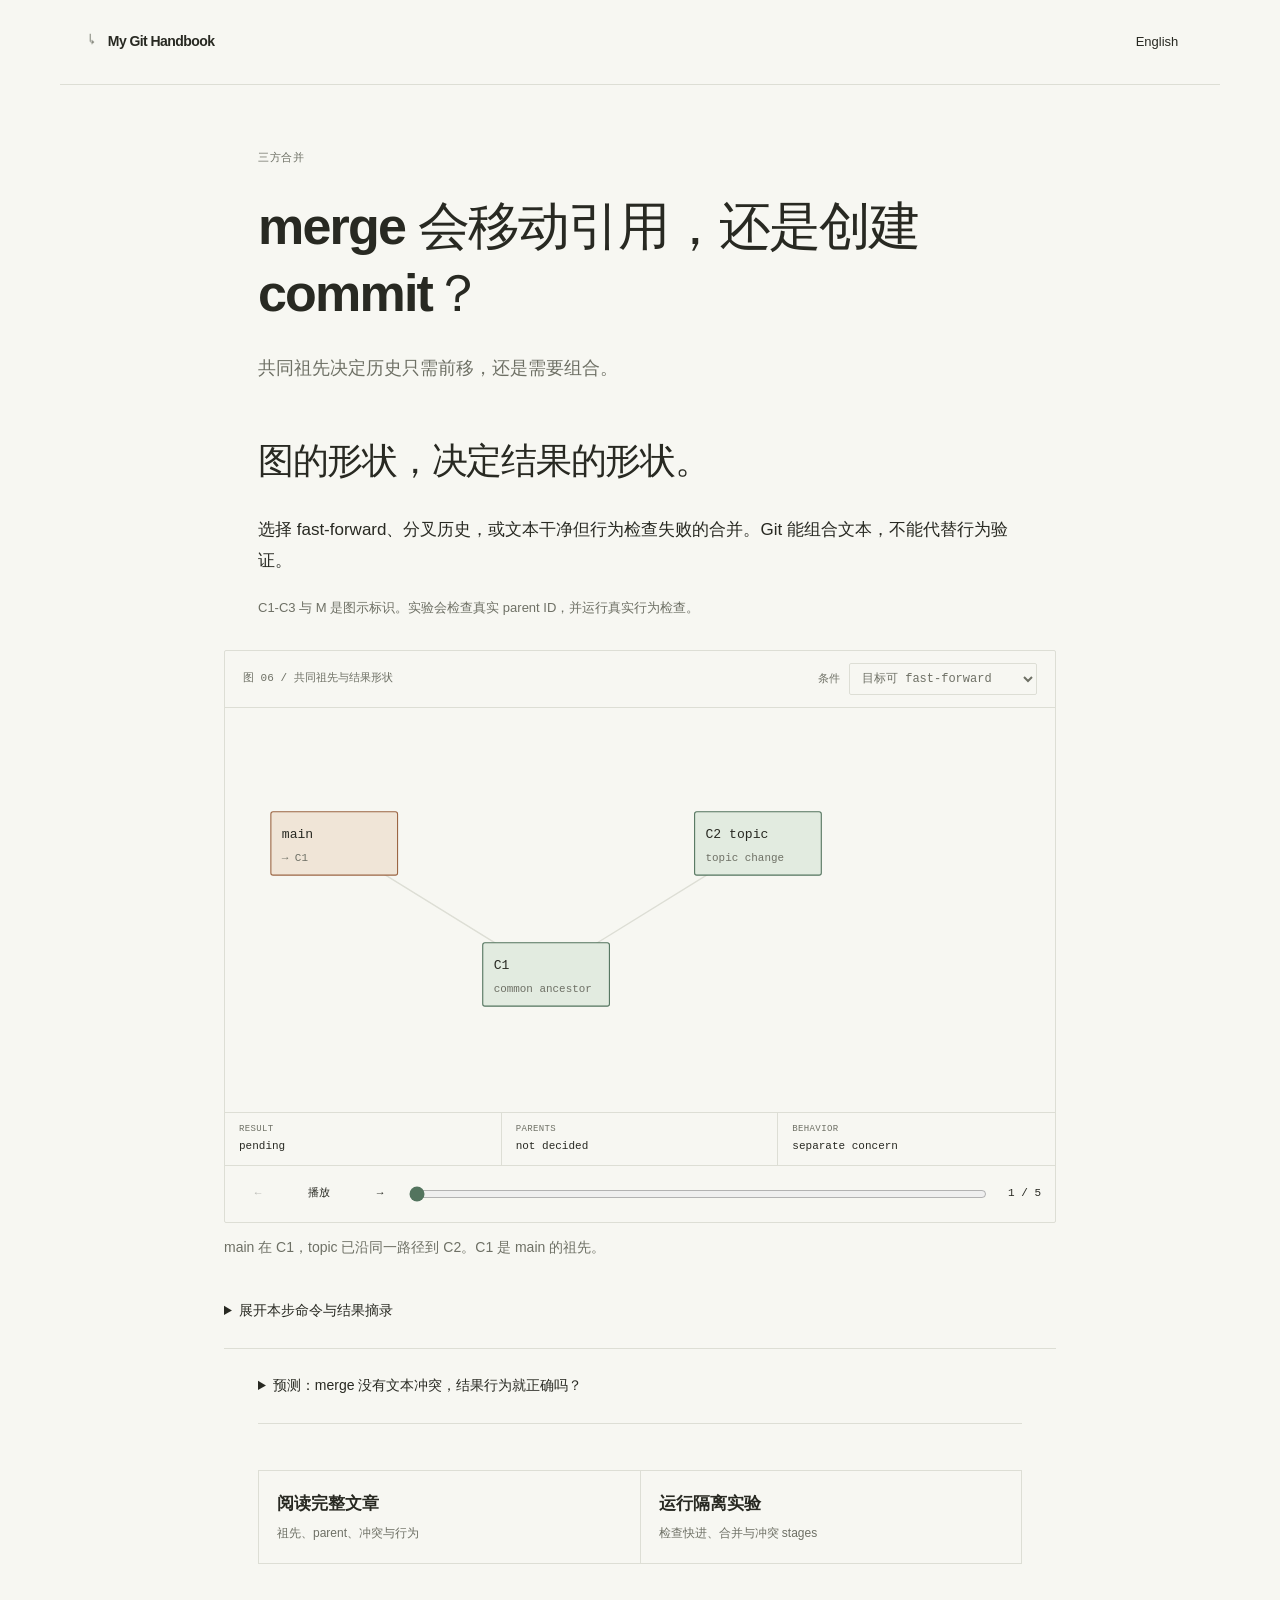
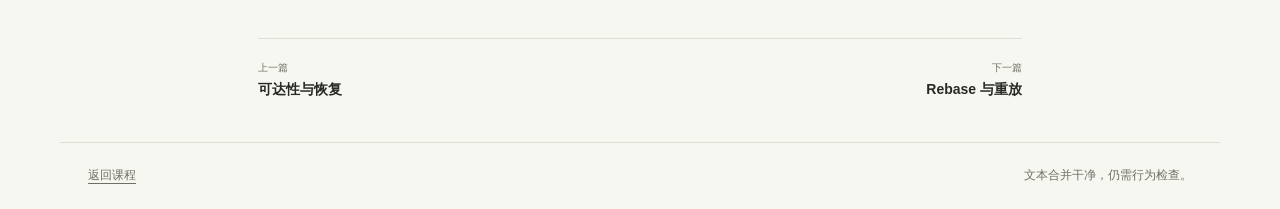
<file: interactive/git-mental-model/three-way-merge.html>
<!DOCTYPE html><html lang="zh-CN"><head>
<meta charset="utf-8"><meta name="viewport" content="width=device-width,initial-scale=1"><meta name="color-scheme" content="light dark">
<title>合并会移动引用，还是创建新 commit？ | My Git</title><meta name="description" content="从共同祖先比较 fast-forward、分叉 merge 与语义冲突。">
<link rel="stylesheet" href="reading.css"><link rel="stylesheet" href="curriculum.css"><script src="curriculum.js" defer></script></head><body>
<a class="skip" href="#reading" data-en="Skip to reading">跳到正文</a><header class="site-nav"><a class="brand" href="index.html" data-course-link><span>↳</span> My Git Handbook</a><button class="language" type="button" aria-label="Switch language / 切换语言">English</button></header>
<main class="lesson-main" id="reading"><header class="lesson-header"><p class="eyebrow" data-en="Three-way merge">三方合并</p><h1 data-en="Will merge move a ref or create a commit?">merge 会移动引用，还是创建 commit？</h1><p class="intro" data-en="The common ancestor reveals whether histories merely advance or must be combined.">共同祖先决定历史只需前移，还是需要组合。</p></header>
<section aria-labelledby="model-question"><h2 class="lesson-question" id="model-question" data-en="The graph shape changes the result shape.">图的形状，决定结果的形状。</h2><p data-en="Choose a fast-forward, divergent histories, or a text-clean merge whose behavior check fails. Git can combine lines without proving the program still behaves correctly.">选择 fast-forward、分叉历史，或文本干净但行为检查失败的合并。Git 能组合文本，不能代替行为验证。</p><p class="model-note" data-en="C1-C3 and M are illustrative graph labels. The lab inspects real parent IDs and runs the real behavior check.">C1-C3 与 M 是图示标识。实验会检查真实 parent ID，并运行真实行为检查。</p>
<div class="curriculum-model" data-curriculum="merge" tabindex="0"><div class="no-js-model" data-en="Static model: if main is an ancestor of topic, fast-forward moves main and creates no merge commit. If histories diverge, a merge commit has two parents. A text-clean merge can still fail behavior_check.py.">静态模型：main 是 topic 祖先时，fast-forward 只移动 main，不创建 merge commit。历史分叉时，merge commit 有两个 parent。文本合并干净仍可能无法通过 behavior_check.py。</div></div>
<details class="question"><summary data-en="Predict: a merge reports no text conflict. Is the result behaviorally correct?">预测：merge 没有文本冲突，结果行为就正确吗？</summary><p data-en="Not established. The lab preserves semantic-result, where Git merges cleanly but behavior_check.py exits with status 1.">还不能确认。实验保留 semantic-result：Git 文本合并成功，但 behavior_check.py 退出码为 1。</p></details></section>
<nav class="lesson-links" aria-label="Article and lab"><a href="../../01-getting-started/git-mental-model-06-merge.md" data-link-en="../../01-getting-started/01-getting-started_en/git-mental-model-06-merge_en.md"><strong data-en="Read the complete chapter">阅读完整文章</strong><span data-en="Ancestor, parents, conflicts, and behavior">祖先、parent、冲突与行为</span></a><a href="../../labs/git-mental-model/06-merge/README.md"><strong data-en="Run the isolated lab">运行隔离实验</strong><span data-en="Inspect fast-forward, merge, and conflict stages">检查快进、合并与冲突 stages</span></a></nav>
<nav class="lesson-nav" aria-label="Course navigation"><a href="reachability-and-recovery.html" data-course-link><span data-en="Previous">上一篇</span><b data-en="Reachability and recovery">可达性与恢复</b></a><a href="rebase-and-replay.html" data-course-link><span data-en="Next">下一篇</span><b data-en="Rebase and replay">Rebase 与重放</b></a></nav><noscript><style>.language{display:none}</style></noscript></main>
<footer><a href="index.html" data-course-link data-en="Back to the course">返回课程</a><span data-en="A clean text merge still needs behavior checks.">文本合并干净，仍需行为检查。</span></footer></body></html>
</file>
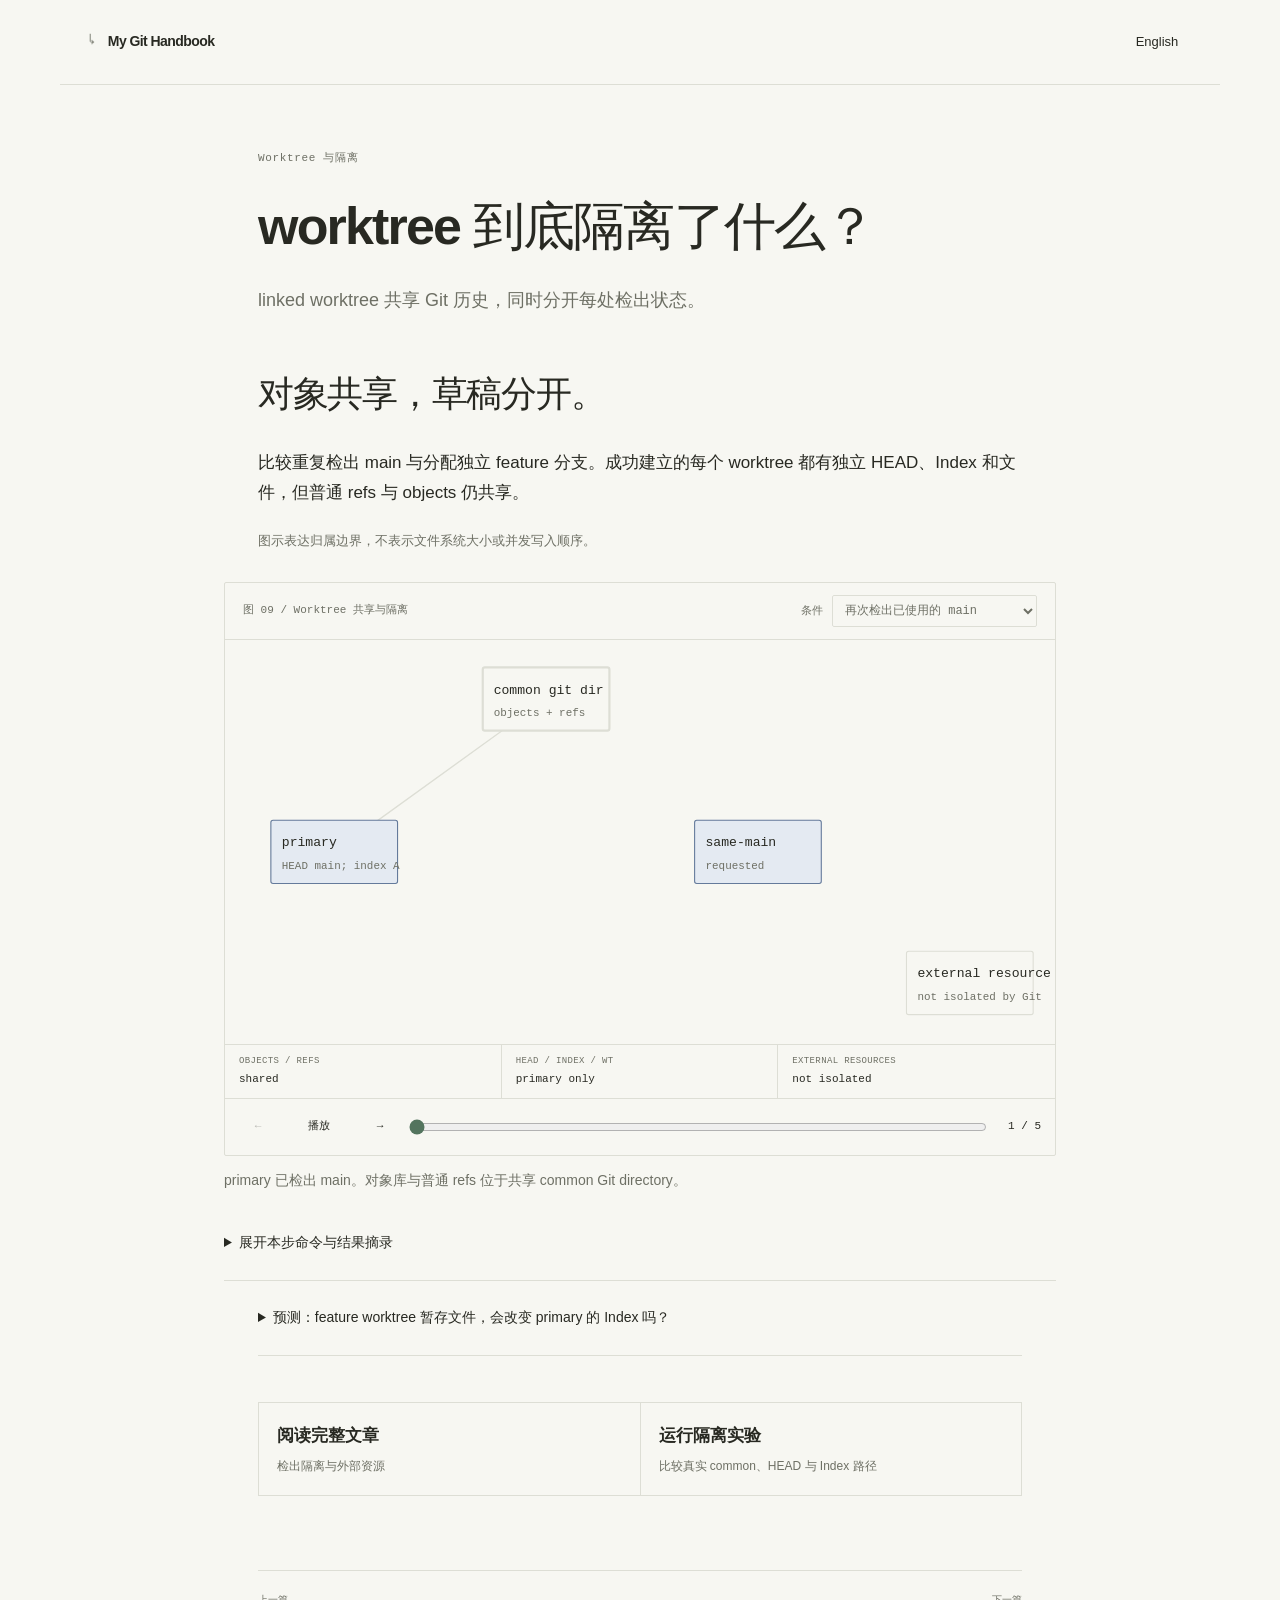
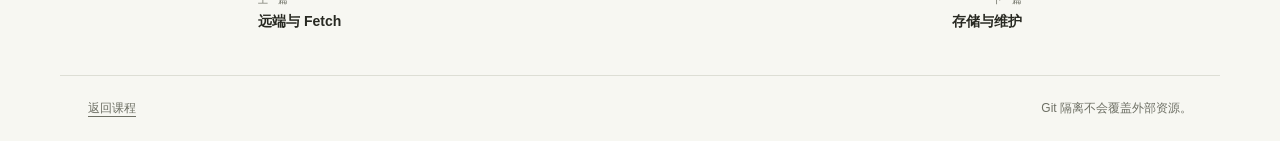
<file: interactive/git-mental-model/worktree-and-isolation.html>
<!DOCTYPE html><html lang="zh-CN"><head>
<meta charset="utf-8"><meta name="viewport" content="width=device-width,initial-scale=1"><meta name="color-scheme" content="light dark">
<title>Worktree 隔离了什么？ | My Git</title><meta name="description" content="理解 linked worktree 共享对象与引用，同时隔离 HEAD、Index 和 Working Tree。">
<link rel="stylesheet" href="reading.css"><link rel="stylesheet" href="curriculum.css"><script src="curriculum.js" defer></script></head><body>
<a class="skip" href="#reading" data-en="Skip to reading">跳到正文</a><header class="site-nav"><a class="brand" href="index.html" data-course-link><span>↳</span> My Git Handbook</a><button class="language" type="button" aria-label="Switch language / 切换语言">English</button></header>
<main class="lesson-main" id="reading"><header class="lesson-header"><p class="eyebrow" data-en="Worktree and isolation">Worktree 与隔离</p><h1 data-en="What does a worktree actually isolate?">worktree 到底隔离了什么？</h1><p class="intro" data-en="Linked worktrees share Git history while separating each checkout’s active state.">linked worktree 共享 Git 历史，同时分开每处检出状态。</p></header>
<section aria-labelledby="model-question"><h2 class="lesson-question" id="model-question" data-en="Shared objects, separate drafts.">对象共享，草稿分开。</h2><p data-en="Compare asking for main twice with assigning a distinct feature branch. Each successful worktree gets its own HEAD, index, and files, but ordinary refs and objects remain shared.">比较重复检出 main 与分配独立 feature 分支。成功建立的每个 worktree 都有独立 HEAD、Index 和文件，但普通 refs 与 objects 仍共享。</p><p class="model-note" data-en="The diagram shows ownership boundaries, not filesystem sizes or concurrent write order.">图示表达归属边界，不表示文件系统大小或并发写入顺序。</p>
<div class="curriculum-model" data-curriculum="worktree" tabindex="0"><div class="no-js-model" data-en="Static model: objects and ordinary refs are shared. HEAD, index, and working tree are separate. Git rejects checking out main twice but allows a distinct feature branch. Ports, databases, and files outside Git are not isolated.">静态模型：objects 与普通 refs 共享；HEAD、Index 与 Working Tree 分开。Git 拒绝重复检出 main，但允许不同 feature 分支。端口、数据库与 Git 外文件不受隔离。</div></div>
<details class="question"><summary data-en="Predict: can the feature worktree stage a file without changing the primary index?">预测：feature worktree 暂存文件，会改变 primary 的 Index 吗？</summary><p data-en="No. Their indexes are separate. The resulting commit object becomes visible through the shared object store and refs after it is created.">不会，两处 Index 分开。提交创建后，其对象会通过共享对象库与引用被另一处看到。</p></details></section>
<nav class="lesson-links" aria-label="Article and lab"><a href="../../01-getting-started/git-mental-model-09-worktree.md" data-link-en="../../01-getting-started/01-getting-started_en/git-mental-model-09-worktree_en.md"><strong data-en="Read the complete chapter">阅读完整文章</strong><span data-en="Checkout isolation and external resources">检出隔离与外部资源</span></a><a href="../../labs/git-mental-model/09-worktree/README.md"><strong data-en="Run the isolated lab">运行隔离实验</strong><span data-en="Compare real common, HEAD, and index paths">比较真实 common、HEAD 与 Index 路径</span></a></nav>
<nav class="lesson-nav" aria-label="Course navigation"><a href="remote-and-fetch.html" data-course-link><span data-en="Previous">上一篇</span><b data-en="Remote and fetch">远端与 Fetch</b></a><a href="storage-and-maintenance.html" data-course-link><span data-en="Next">下一篇</span><b data-en="Storage and maintenance">存储与维护</b></a></nav><noscript><style>.language{display:none}</style></noscript></main>
<footer><a href="index.html" data-course-link data-en="Back to the course">返回课程</a><span data-en="Git isolation does not isolate external resources.">Git 隔离不会覆盖外部资源。</span></footer></body></html>
</file>
<file: interactive/git-mental-model/reading.css>
:root {
  color-scheme:light dark;
  --paper:#f7f7f2;
  --ink:#282922;
  --muted:#6e7065;
  --line:#ddded5;
  --wash:#efefe8;
  --green:#53745e;
  --green-bg:#e2ebe0;
  --orange:#9c6644;
  --orange-bg:#f0e5d7;
  --blue:#647a9b;
  --blue-bg:#e4eaf2;
  --mono:ui-monospace,SFMono-Regular,Consolas,monospace;
}
@media(prefers-color-scheme:dark) {
  :root {
    --paper:#1b1c18;
    --ink:#e1e2d8;
    --muted:#a0a296;
    --line:#3b3d33;
    --wash:#25271f;
    --green:#9aba9b;
    --green-bg:#2b3b2d;
    --orange:#cba57f;
    --orange-bg:#3b3025;
    --blue:#9aaccc;
    --blue-bg:#283342;
  }
}
* {
  box-sizing:border-box;
}
html {
  scroll-behavior:smooth;
  scroll-padding-top:32px;
}
body {
  margin:0;
  background:var(--paper);
  color:var(--ink);
  font:17px/1.8 -apple-system,BlinkMacSystemFont,"Segoe UI","PingFang SC","Microsoft YaHei",sans-serif;
}
a {
  color:inherit;
  text-underline-offset:4px;
}
a:hover {
  color:var(--orange);
}
button,select,input {
  font:inherit;
  color:inherit;
}
button,select {
  cursor:pointer;
  background:transparent;
  border:0;
}
button:disabled {
  cursor:default;
  opacity:.3;
}
a:focus-visible,button:focus-visible,input:focus-visible,select:focus-visible,summary:focus-visible {
  outline:2px solid var(--orange);
  outline-offset:4px;
}
button {
  min-height:40px;
}
code,pre,.eyebrow,.figure-label,.transport,.diagram text {
  font-family:var(--mono);
}
code {
  font-size:.88em;
}
pre {
  overflow:auto;
  font-size:12px;
  line-height:1.8;
  white-space:pre-wrap;
  overflow-wrap:anywhere;
}
p {
  margin:0 0 22px;
}
h1,h2,h3 {
  font-weight:550;
  line-height:1.3;
  letter-spacing:-.035em;
}
h1 {
  font-size:clamp(32px,5vw,52px);
  margin:24px 0;
}
h2 {
  font-size:28px;
  margin:0 0 22px;
}
h3 {
  font-size:19px;
  margin:28px 0 12px;
}
.site-nav {
  max-width:1160px;
  margin:0 auto;
  padding:22px 28px;
  display:flex;
  justify-content:space-between;
  align-items:center;
  font-size:14px;
  border-bottom:1px solid var(--line);
}
.brand {
  text-decoration:none;
  font-weight:600;
  letter-spacing:-.04em;
}
.brand span {
  font-family:var(--mono);
  font-weight:400;
  margin-right:10px;
  color:var(--muted);
}
.language {
  font-size:13px;
  min-width:70px;
}
main {
  max-width:740px;
  padding:64px 28px 40px;
  margin:auto;
}
.eyebrow {
  font-size:11px;
  letter-spacing:.06em;
  color:var(--muted);
}
.intro {
  font-size:18px;
  color:var(--muted);
}
.contents {
  border-top:1px solid var(--line);
  border-bottom:1px solid var(--line);
  margin:38px 0 80px;
  padding:18px 0;
  display:grid;
  gap:7px;
  font-size:14px;
}
.contents a {
  text-decoration:none;
  display:flex;
  gap:22px;
}
.contents span {
  color:var(--muted);
  font:12px/2 var(--mono);
}
.chapter {
  margin:0 0 88px;
  scroll-margin-top:28px;
}
.chapter-number {
  display:block;
  color:var(--muted);
  font:11px/1.5 var(--mono);
  letter-spacing:.07em;
  margin-bottom:14px;
}
.aside {
  font-size:14px;
  color:var(--muted);
}
.links {
  display:flex;
  flex-wrap:wrap;
  gap:8px 22px;
  font-size:13px;
  margin-top:22px;
}
.experiment {
  margin:32px -16px;
  min-width:0;
}
.figure-shell {
  border:1px solid var(--line);
  border-radius:5px;
  overflow:hidden;
  background:var(--paper);
}
.figure-top {
  display:flex;
  gap:12px;
  justify-content:space-between;
  align-items:center;
  padding:12px 18px;
  border-bottom:1px solid var(--line);
  font-size:11px;
  color:var(--muted);
}
.figure-top select {
  font:11px var(--mono);
  max-width:65%;
}
.diagram {
  display:block;
  width:100%;
  height:auto;
  aspect-ratio:720/320;
}
.diagram text {
  fill:var(--ink);
  font-size:12px;
  letter-spacing:0;
}
.diagram .small {
  font-size:10px;
  fill:var(--muted);
}
.diagram .edge {
  stroke:var(--line);
  stroke-width:1.25;
  fill:none;
}
.diagram .active-edge {
  stroke:var(--orange);
  stroke-width:1.5;
  fill:none;
  stroke-dasharray:5 5;
  animation:flow 1s linear infinite;
}
.diagram .node rect {
  fill:var(--paper);
  stroke:var(--line);
  rx:2;
  transition:fill .35s,stroke .35s;
}
.diagram .node {
  transition:opacity .3s;
}
.diagram .pending {
  opacity:.32;
}
.diagram .pending rect {
  stroke-dasharray:4 3;
}
.diagram .green rect {
  fill:var(--green-bg);
  stroke:var(--green);
}
.diagram .blue rect {
  fill:var(--blue-bg);
  stroke:var(--blue);
}
.diagram .orange rect {
  fill:var(--orange-bg);
  stroke:var(--orange);
}
.diagram .packet {
  fill:var(--orange);
  animation:travel 1.6s ease-in-out infinite;
}
.experiment.paused .active-edge,.experiment.paused .packet {
  animation-play-state:paused;
}
.transport {
  padding:8px 14px;
  border-top:1px solid var(--line);
  display:flex;
  align-items:center;
  gap:8px;
  font-size:11px;
}
.transport button {
  padding:0 8px;
  min-width:38px;
}
.transport .play {
  min-width:68px;
}
.transport input {
  width:100%;
  min-width:0;
  accent-color:var(--green);
  cursor:pointer;
}
.transport output {
  min-width:44px;
  text-align:right;
  font-variant-numeric:tabular-nums;
}
.caption {
  font-size:14px;
  color:var(--muted);
  margin:12px 0 8px;
  min-height:3.6em;
}
.caption strong {
  font-weight:500;
  color:var(--ink);
}
details {
  font-size:14px;
  margin:12px 0;
  border-bottom:1px solid var(--line);
  padding:0 0 14px;
}
summary {
  cursor:pointer;
  min-height:36px;
  line-height:1.8;
}
details p {
  margin:12px 0 0;
}
details pre {
  margin:12px 0;
  background:var(--wash);
  padding:16px;
}
.question {
  margin-top:24px;
}
.next-reading {
  border-top:1px solid var(--line);
  padding-top:30px;
}
.course-continuation {
  margin:0 0 76px;
  border-top:1px solid var(--line);
  padding-top:30px;
}
.course-continuation > p {
  color:var(--muted);
}
.course-groups {
  display:grid;
  grid-template-columns:minmax(0,1.15fr) minmax(0,.85fr);
  gap:34px;
  margin-top:28px;
}
.course-group h3 {
  margin:0 0 10px;
  color:var(--muted);
  font:11px/1.5 var(--mono);
  letter-spacing:.04em;
}
.course-group a {
  display:grid;
  grid-template-columns:26px 1fr;
  gap:10px;
  padding:10px 0;
  border-bottom:1px solid var(--line);
  text-decoration:none;
  font-size:14px;
}
.course-group a span {
  color:var(--muted);
  font:11px/2 var(--mono);
}
.next-reading a {
  display:block;
  padding:12px 0;
  font-size:15px;
  text-decoration:none;
  border-bottom:1px solid var(--line);
}
.next-reading a span {
  float:right;
  color:var(--muted);
}
footer {
  max-width:1160px;
  margin:0 auto;
  border-top:1px solid var(--line);
  padding:22px 28px;
  display:flex;
  gap:20px;
  justify-content:space-between;
  color:var(--muted);
  font-size:12px;
}
.skip {
  position:absolute;
  top:-100px;
  left:20px;
}
.skip:focus {
  top:12px;
  background:var(--paper);
  z-index:10;
}
[hidden] {
  display:none!important;
}
@keyframes flow {
  to {
    stroke-dashoffset:-20;
  }
}
@keyframes travel {
  0% {
    offset-distance:0%;
    opacity:0;
  }
  15% {
    opacity:1;
  }
  85% {
    opacity:1;
  }
  100% {
    offset-distance:100%;
    opacity:0;
  }
}
@media(max-width:600px) {
  body {
    font-size:16px;
    line-height:1.85;
  }
  .site-nav {
    padding:14px 20px;
  }
  main {
    padding:36px 20px 20px;
  }
  h2 {
    font-size:24px;
  }
  .contents {
    margin-bottom:56px;
  }
  .chapter {
    margin-bottom:64px;
  }
  .experiment {
    margin:26px -8px;
  }
  .figure-top {
    padding:10px;
  }
  .transport {
    gap:2px;
    padding:6px;
  }
  .transport button {
    padding:0 4px;
  }
  .figure-top select {
    max-width:70%;
  }
  [data-experiment="graph"] .figure-top {
    display:grid;
    grid-template-columns:1fr auto;
    gap:6px 12px;
  }
  [data-experiment="graph"] .figure-label {
    grid-column:1 / -1;
  }
  [data-experiment="graph"] .choice {
    max-width:100%;
    padding-left:0;
  }
  [data-experiment="graph"] .metric {
    white-space:nowrap;
  }
  .diagram {
    aspect-ratio:360/390;
  }
  .diagram text {
    font-size:14px;
  }
  .diagram .small {
    font-size:12px;
  }
  .caption {
    min-height:5.4em;
  }
  footer {
    padding:20px;
    flex-wrap:wrap;
  }
  .next-reading a span {
    float:none;
    display:block;
    font-size:12px;
  }
  .course-groups {
    grid-template-columns:1fr;
    gap:28px;
  }
}
@media(prefers-reduced-motion:reduce) {
  html {
    scroll-behavior:auto;
  }
  *,*::before,*::after {
    animation:none!important;
    transition:none!important;
  }
}
[data-experiment="graph"] .edge,[data-experiment="graph"] .active-edge {
  marker-end:url(#lookup-arrow);
}
button:active:not(:disabled) {
  transform:translateY(1px);
}
</file>
<file: interactive/git-mental-model/curriculum.css>
.lesson-main {
  max-width: 820px;
}
.lesson-header {
  margin-bottom: 54px;
}
.lesson-header .intro {
  max-width: 680px;
}
.lesson-question {
  margin: 0 0 30px;
  font-size: clamp(25px, 4vw, 36px);
}
.model-note {
  margin: -2px 0 14px;
  color: var(--muted);
  font-size: 13px;
}
.curriculum-model {
  margin: 30px -34px 22px;
}
.curriculum-model .figure-shell {
  border-radius: 2px;
}
.curriculum-model .figure-top {
  min-height: 54px;
}
.curriculum-model .figure-top label {
  display: flex;
  align-items: center;
  gap: 9px;
  min-width: 0;
}
.curriculum-model select {
  max-width: 330px;
  padding: 7px 26px 7px 8px;
  border: 1px solid var(--line);
  border-radius: 2px;
  background: var(--paper);
  font: 12px/1.4 var(--mono);
}
.curriculum-model .diagram {
  aspect-ratio: 760/370;
}
.diagram .ref rect {
  fill: var(--orange-bg);
  stroke: var(--orange);
}
.diagram .commit rect {
  fill: var(--green-bg);
  stroke: var(--green);
}
.diagram .content rect {
  fill: var(--blue-bg);
  stroke: var(--blue);
}
.diagram .plain rect {
  fill: var(--paper);
  stroke: var(--line);
}
.diagram .gone {
  opacity: .28;
}
.diagram .gone rect {
  fill: var(--wash);
  stroke-dasharray: 5 4;
}
.diagram .emphasis rect {
  stroke-width: 2;
}
.diagram .edge-label {
  font-size: 9px;
  fill: var(--muted);
}
.result-strip {
  display: grid;
  grid-template-columns: repeat(3, minmax(0, 1fr));
  border-top: 1px solid var(--line);
}
.result-strip div {
  min-width: 0;
  padding: 10px 14px;
  border-right: 1px solid var(--line);
}
.result-strip div:last-child {
  border-right: 0;
}
.result-strip small,
.result-strip strong {
  display: block;
}
.result-strip small {
  color: var(--muted);
  font: 9px/1.5 var(--mono);
  letter-spacing: .04em;
  text-transform: uppercase;
}
.result-strip strong {
  margin-top: 2px;
  font: 11px/1.55 var(--mono);
  overflow-wrap: anywhere;
}
.lesson-links {
  display: grid;
  grid-template-columns: repeat(2, minmax(0, 1fr));
  gap: 1px;
  margin: 46px 0 74px;
  background: var(--line);
  border: 1px solid var(--line);
}
.lesson-links a {
  min-height: 86px;
  padding: 18px;
  background: var(--paper);
  text-decoration: none;
}
.lesson-links strong,
.lesson-links span {
  display: block;
}
.lesson-links span {
  margin-top: 4px;
  color: var(--muted);
  font-size: 12px;
}
.lesson-nav {
  display: grid;
  grid-template-columns: 1fr 1fr;
  gap: 28px;
  border-top: 1px solid var(--line);
  padding-top: 22px;
}
.lesson-nav a {
  text-decoration: none;
}
.lesson-nav a:last-child {
  text-align: right;
}
.lesson-nav span,
.lesson-nav b {
  display: block;
}
.lesson-nav span {
  color: var(--muted);
  font: 10px/1.6 var(--mono);
}
.lesson-nav b {
  font-size: 14px;
}
.no-js-model {
  margin: 20px 0;
  padding: 18px;
  border: 1px solid var(--line);
  background: var(--wash);
  font: 12px/1.7 var(--mono);
  white-space: pre-wrap;
}
@media (max-width: 700px) {
  .curriculum-model {
    margin-inline: -8px;
  }
  .curriculum-model .figure-top {
    display: grid;
    gap: 8px;
  }
  .curriculum-model .figure-top label {
    display: grid;
    gap: 4px;
  }
  .curriculum-model select {
    width: 100%;
    max-width: none;
  }
  .curriculum-model .diagram {
    aspect-ratio: 390/500;
  }
  .result-strip {
    grid-template-columns: 1fr;
  }
  .result-strip div {
    border-right: 0;
    border-bottom: 1px solid var(--line);
  }
  .result-strip div:last-child {
    border-bottom: 0;
  }
  .lesson-links {
    grid-template-columns: 1fr;
  }
  .lesson-nav {
    gap: 16px;
  }
}
@media (max-width: 360px) {
  .transport .play {
    min-width: 56px;
  }
  .transport output {
    min-width: 38px;
  }
  .lesson-nav b {
    font-size: 12px;
  }
}
</file>
